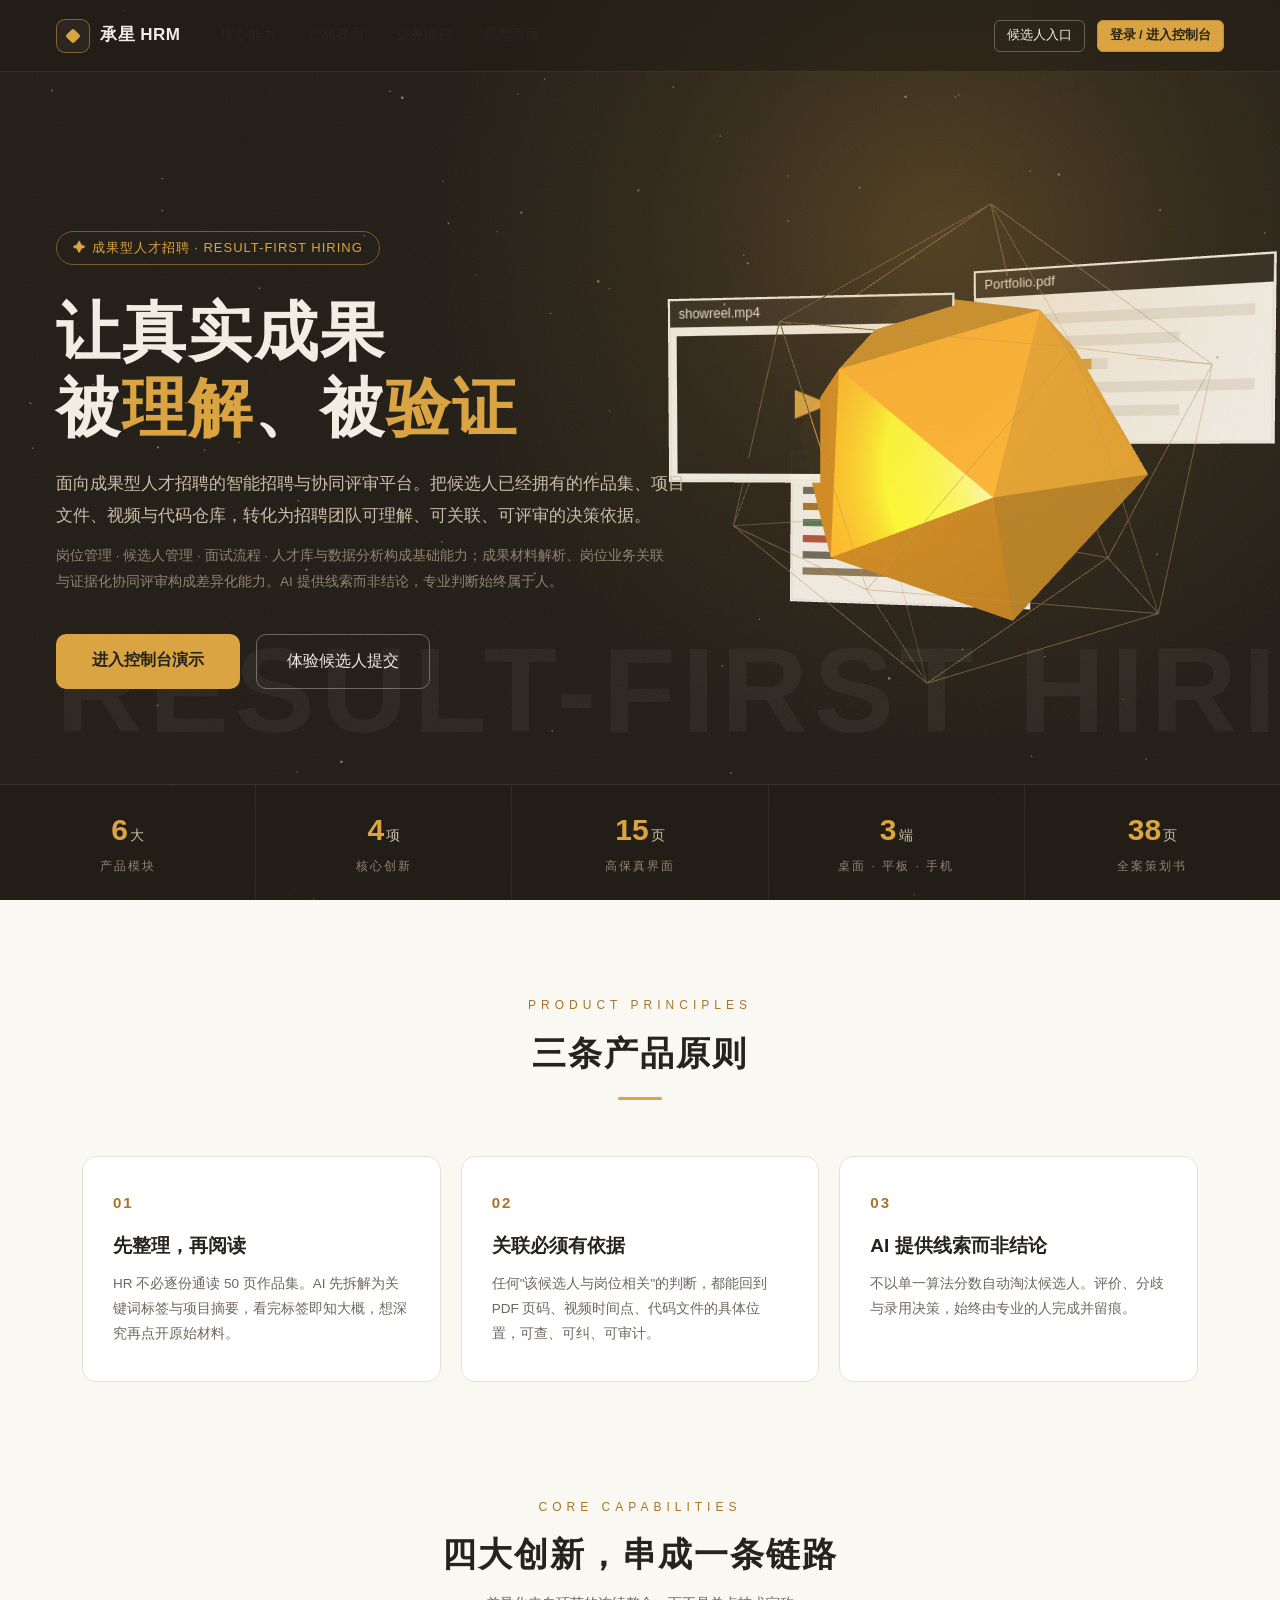
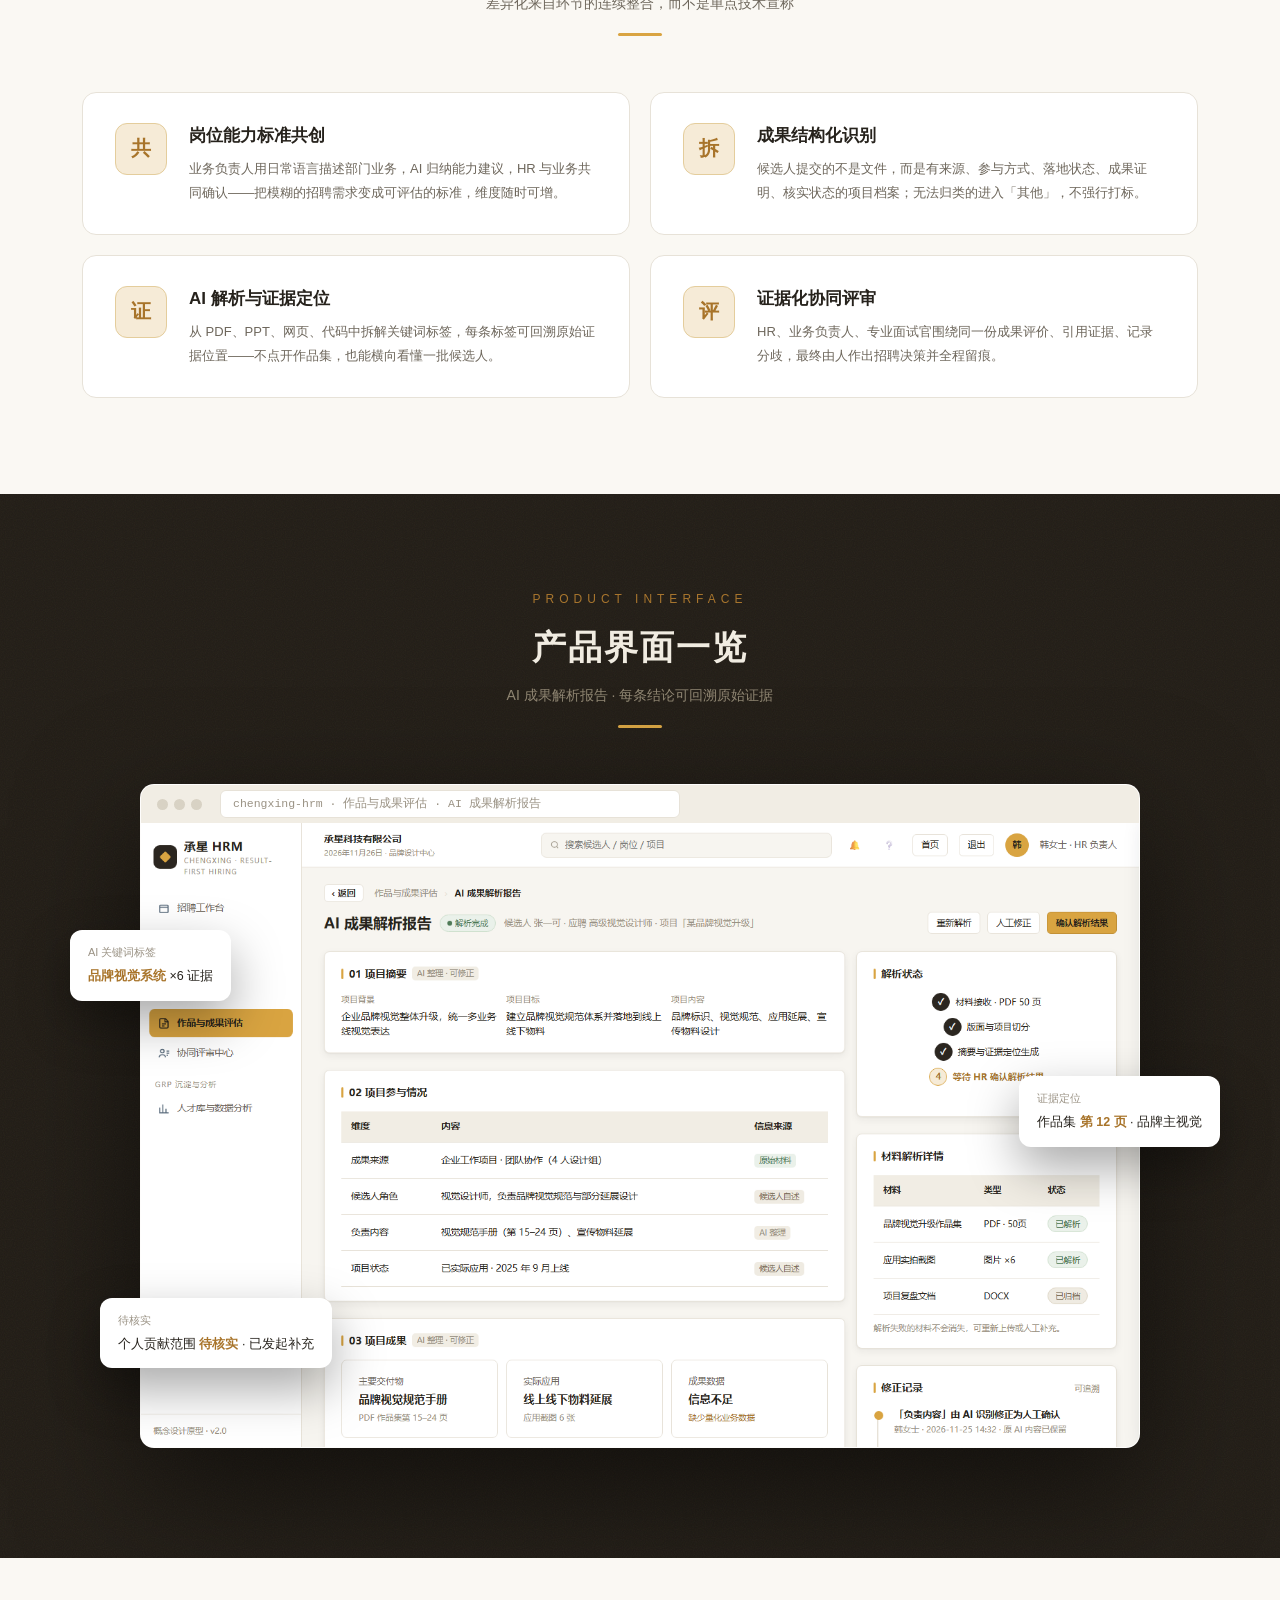
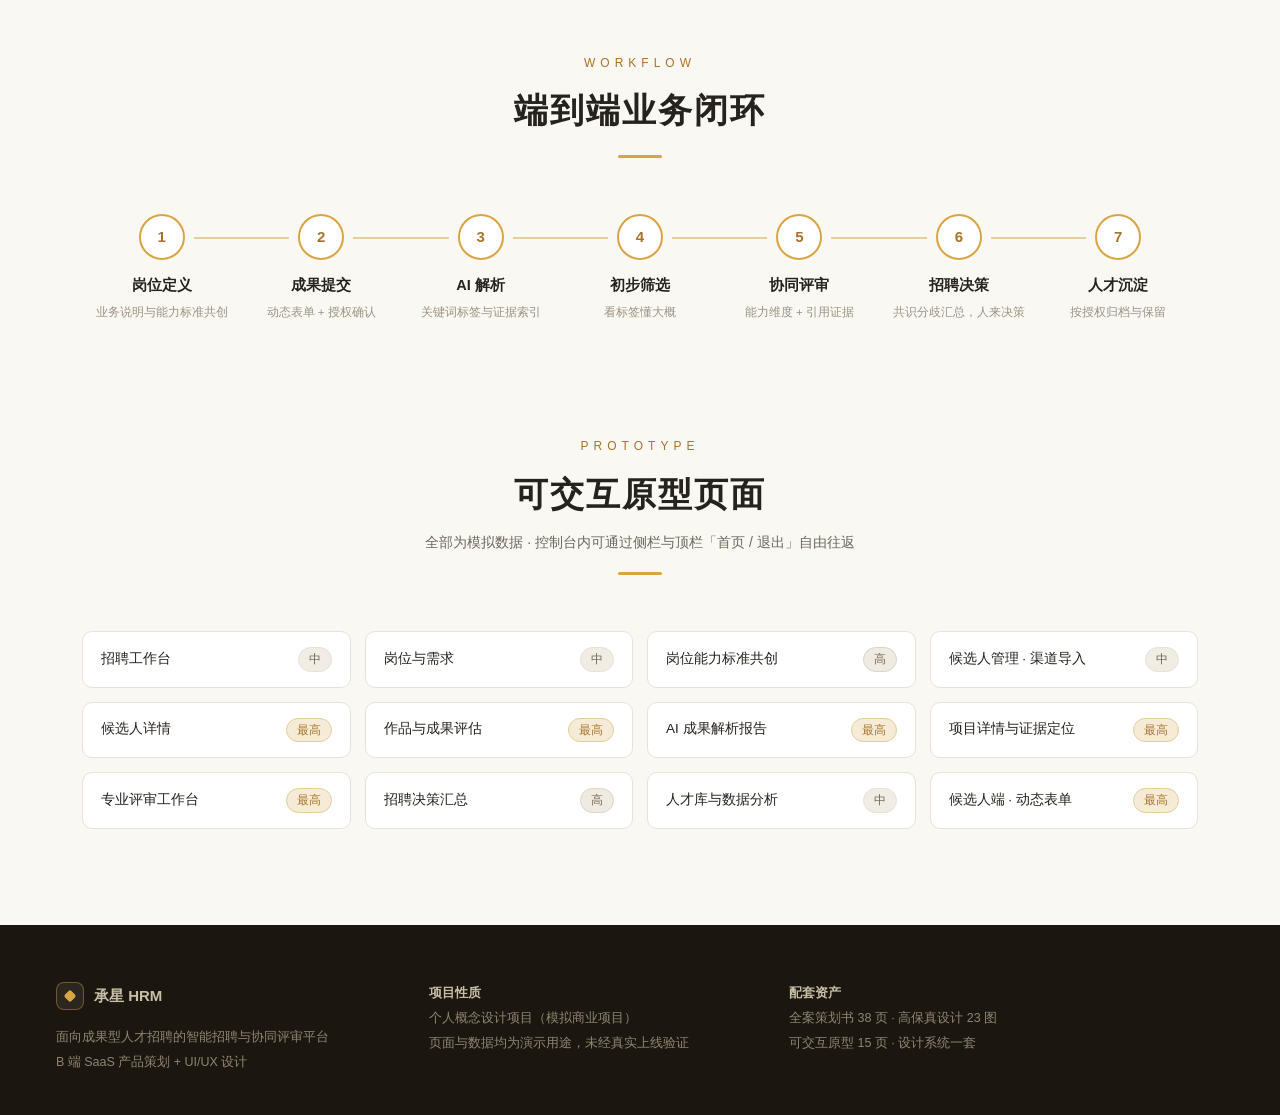
<file: index.html>
<!DOCTYPE html>
<html lang="zh-CN">
<head>
<meta charset="UTF-8"><title>承星 HRM · 面向成果型人才招聘的智能招聘与协同评审平台</title>
<meta name="viewport" content="width=device-width,initial-scale=1">
<link rel="stylesheet" href="assets/design.css">
<style>
body{background:#FAF8F3}
/* ===== 导航 ===== */
.g-nav{position:fixed;top:0;left:0;right:0;height:72px;display:flex;align-items:center;padding:0 56px;gap:40px;z-index:90;background:rgba(33,28,21,.55);backdrop-filter:blur(14px);border-bottom:1px solid rgba(242,237,226,.08)}
.g-logo{display:flex;align-items:center;gap:10px}
.g-logo .logo-mark{width:34px;height:34px;border-radius:9px;background:#2B2620;border:1px solid rgba(217,164,65,.5);position:relative}
.g-logo .logo-mark::after{content:"";position:absolute;left:50%;top:50%;width:11px;height:11px;transform:translate(-50%,-50%) rotate(45deg);background:var(--amber);border-radius:2px}
.g-logo b{font-size:17px;color:#F2EDE2;letter-spacing:.5px}
.g-links{display:flex;gap:32px;font-size:13.5px;color:rgba(242,237,226,.72)}
.g-links a:hover{color:var(--amber)}
.g-cta{margin-left:auto;display:flex;gap:12px;align-items:center}
.g-cta .btn-ghost{background:transparent;border-color:rgba(242,237,226,.3);color:#F2EDE2}
.g-cta .btn-ghost:hover{border-color:#F2EDE2;color:#F2EDE2}
/* ===== Hero ===== */
.hero{position:relative;min-height:100vh;display:flex;align-items:center;overflow:hidden;background:#211C15}
#heroCv{position:absolute;inset:0;width:100%;height:100%}
.hero .glow{position:absolute;width:1200px;height:1200px;right:-260px;top:-360px;background:radial-gradient(circle,rgba(217,164,65,.26) 0%,rgba(217,164,65,.08) 34%,transparent 62%);pointer-events:none}
.hero .grain{position:absolute;inset:0;background-image:url("data:image/svg+xml,%3Csvg xmlns='http://www.w3.org/2000/svg' width='140' height='140'%3E%3Cfilter id='n'%3E%3CfeTurbulence type='fractalNoise' baseFrequency='.9' numOctaves='2'/%3E%3C/filter%3E%3Crect width='140' height='140' filter='url(%23n)' opacity='.06'/%3E%3C/svg%3E");pointer-events:none}
.hero .ghost{position:absolute;left:56px;bottom:150px;font-size:120px;font-weight:800;color:rgba(242,237,226,.05);letter-spacing:6px;white-space:nowrap;pointer-events:none;line-height:1}
.hero-in{position:relative;z-index:2;padding:140px 56px 120px;max-width:760px}
.eyebrow{display:inline-flex;align-items:center;gap:8px;font-size:13px;color:var(--amber);border:1px solid rgba(217,164,65,.45);border-radius:999px;padding:6px 16px;margin-bottom:30px;letter-spacing:1px}
.hero h1{font-size:64px;line-height:1.18;font-weight:800;color:#F2EDE2;margin-bottom:22px;letter-spacing:2px}
.hero h1 em{font-style:normal;color:var(--amber)}
.hero .sub{font-size:17px;color:#C9BFA8;line-height:1.85;margin-bottom:12px;max-width:640px}
.hero .desc{font-size:13.5px;color:#8F8571;line-height:1.9;margin-bottom:40px;max-width:620px}
.hero .btns{display:flex;gap:16px}
.btn-hero{background:var(--amber);color:#26221C;font-weight:700;padding:14px 36px;border-radius:10px;font-size:16px}
.btn-hero:hover{background:var(--amber-hi);transform:translateY(-1px)}
.btn-line{border:1px solid rgba(242,237,226,.35);color:#F2EDE2;padding:14px 30px;border-radius:10px;font-size:16px}
.btn-line:hover{border-color:var(--amber);color:var(--amber)}
/* 数据带 */
.hero .strip{position:absolute;left:0;right:0;bottom:0;z-index:2;display:flex;border-top:1px solid rgba(242,237,226,.1);background:rgba(33,28,21,.5);backdrop-filter:blur(10px)}
.hero .strip .s{flex:1;padding:22px 0 24px;text-align:center;border-right:1px solid rgba(242,237,226,.07)}
.hero .strip .s:last-child{border-right:0}
.hero .strip b{font-size:30px;color:var(--amber);font-weight:800;font-variant-numeric:tabular-nums}
.hero .strip i{font-style:normal;font-size:14px;color:#C9BFA8;margin-left:2px}
.hero .strip span{display:block;font-size:12px;color:#8F8571;margin-top:4px;letter-spacing:2px}
/* ===== 章节通用 ===== */
.sec{max-width:1180px;margin:0 auto;padding:96px 32px}
.sec-h{text-align:center;margin-bottom:56px}
.sec-h .en{font-size:12px;letter-spacing:5px;color:var(--amber-deep);margin-bottom:12px}
.sec-h h2{font-size:34px;color:var(--deep);font-weight:800;letter-spacing:2px}
.sec-h p{font-size:14px;color:var(--gray);margin-top:12px}
.sec-h .line{width:44px;height:3px;background:var(--amber);margin:18px auto 0;border-radius:2px}
/* 理念 */
.vals3{display:grid;grid-template-columns:repeat(3,1fr);gap:20px}
.val3{background:#fff;border:1px solid var(--line);border-radius:14px;padding:34px 30px;transition:.2s}
.val3:hover{transform:translateY(-4px);box-shadow:0 16px 40px rgba(38,34,28,.08);border-color:var(--amber-line)}
.val3 .n{font-size:15px;color:var(--amber-deep);font-weight:800;letter-spacing:2px;margin-bottom:16px}
.val3 h3{font-size:19px;color:var(--deep);margin-bottom:12px}
.val3 p{font-size:13.5px;color:var(--gray);line-height:1.85}
/* 创新 2x2 */
.inno4{display:grid;grid-template-columns:1fr 1fr;gap:20px}
.inno{background:#fff;border:1px solid var(--line);border-radius:14px;padding:30px 32px;display:flex;gap:22px;transition:.2s}
.inno:hover{border-color:var(--amber);box-shadow:0 16px 40px rgba(38,34,28,.08)}
.inno .ic{width:52px;height:52px;border-radius:12px;background:var(--amber-bg);border:1px solid var(--amber-line);display:flex;align-items:center;justify-content:center;flex:none;font-size:20px;color:var(--amber-deep);font-weight:800}
.inno h3{font-size:17px;color:var(--deep);margin-bottom:8px}
.inno p{font-size:13px;color:var(--gray);line-height:1.8}
/* 界面主场（深色区） */
.stage{background:#211C15;position:relative;overflow:hidden}
.stage .grain{position:absolute;inset:0;background-image:url("data:image/svg+xml,%3Csvg xmlns='http://www.w3.org/2000/svg' width='140' height='140'%3E%3Cfilter id='n'%3E%3CfeTurbulence type='fractalNoise' baseFrequency='.9' numOctaves='2'/%3E%3C/filter%3E%3Crect width='140' height='140' filter='url(%23n)' opacity='.05'/%3E%3C/svg%3E")}
.stage .sec-h h2{color:#F2EDE2}
.stage .sec-h p{color:#8F8571}
.frame{max-width:1000px;margin:0 auto;position:relative}
.frame .win{background:#fff;border-radius:14px;box-shadow:0 40px 120px rgba(0,0,0,.5);overflow:hidden;border:1px solid rgba(242,237,226,.12)}
.frame .bar{height:38px;background:#F1EDE4;display:flex;align-items:center;gap:6px;padding:0 16px}
.frame .bar i{width:11px;height:11px;border-radius:50%;background:#D8D2C4}
.frame .bar .url{margin-left:12px;flex:1;max-width:460px;background:#fff;border:1px solid var(--line);border-radius:6px;font-size:11.5px;color:var(--gray-l);padding:4px 12px;font-family:Consolas,monospace}
.frame img{width:100%;display:block}
.float{position:absolute;background:#fff;border-radius:12px;box-shadow:0 20px 50px rgba(0,0,0,.35);padding:14px 18px;font-size:12.5px;color:var(--deep);animation:float 5s ease-in-out infinite}
.float .t{font-size:11px;color:var(--gray-l);margin-bottom:6px}
.float.f1{left:-70px;top:22%;animation-delay:.4s}
.float.f2{right:-80px;top:44%;animation-delay:1.6s}
.float.f3{left:-40px;bottom:12%;animation-delay:2.6s}
.float b{color:var(--amber-deep)}
@keyframes float{0%,100%{transform:translateY(0)}50%{transform:translateY(-10px)}}
/* 流程 */
.chain{display:flex;align-items:flex-start}
.chain .c{flex:1;text-align:center;position:relative;padding:0 4px}
.chain .c .n{width:46px;height:46px;border-radius:50%;background:#fff;border:2px solid var(--amber);color:var(--amber-deep);font-weight:800;display:flex;align-items:center;justify-content:center;margin:0 auto 14px;font-size:15px;position:relative;z-index:1}
.chain .c b{font-size:14.5px;color:var(--deep);display:block;margin-bottom:6px}
.chain .c span{font-size:11.5px;color:var(--gray-l);line-height:1.6;display:block}
.chain .c::after{content:"";position:absolute;top:23px;left:calc(50% + 32px);width:calc(100% - 64px);height:2px;background:var(--amber-line)}
.chain .c:last-child::after{display:none}
/* 页面入口 */
.pages{display:grid;grid-template-columns:repeat(4,1fr);gap:14px}
.pg{display:flex;align-items:center;gap:10px;border:1px solid var(--line);border-radius:10px;padding:15px 18px;background:#fff;font-size:13.5px;color:var(--deep);transition:.15s}
.pg:hover{border-color:var(--amber);box-shadow:0 8px 24px rgba(38,34,28,.07);transform:translateY(-2px)}
.pg .tag{margin-left:auto}
/* 页脚 */
.g-foot{background:#1B1710;color:#8F8571;padding:56px 56px 40px;font-size:12.5px;line-height:2}
.g-foot b{color:#C9BFA8}
.g-foot .cols{display:flex;gap:100px;max-width:1180px;margin:0 auto}
.g-foot .mark{display:flex;align-items:center;gap:10px;margin-bottom:14px}
.g-foot .mark .logo-mark{width:28px;height:28px;border-radius:8px;background:#2B2620;border:1px solid rgba(217,164,65,.4);position:relative}
.g-foot .mark .logo-mark::after{content:"";position:absolute;left:50%;top:50%;width:9px;height:9px;transform:translate(-50%,-50%) rotate(45deg);background:var(--amber);border-radius:2px}
@media (max-width:960px){.hero h1{font-size:40px}.hero .ghost{display:none}.vals3,.inno4,.pages{grid-template-columns:1fr 1fr}.chain{flex-wrap:wrap;gap:18px}.chain .c::after{display:none}.g-links{display:none}.float{display:none}}
</style>
</head>
<body>

<nav class="g-nav">
  <div class="g-logo"><div class="logo-mark"></div><b>承星 HRM</b></div>
  <div class="g-links">
    <a href="#inno">核心能力</a><a href="#stage">产品界面</a><a href="#flow">业务流程</a><a href="#pages">原型页面</a>
  </div>
  <div class="g-cta">
    <a class="btn btn-ghost btn-sm" href="candidate-submit.html">候选人入口</a>
    <a class="btn btn-pri btn-sm" href="login.html">登录 / 进入控制台</a>
  </div>
</nav>

<section class="hero">
  <canvas id="heroCv"></canvas>
  <div class="glow"></div><div class="grain"></div>
  <div class="ghost">RESULT-FIRST HIRING</div>
  <div class="hero-in">
    <div class="eyebrow">✦ 成果型人才招聘 · RESULT-FIRST HIRING</div>
    <h1>让真实成果<br>被<em>理解</em>、被<em>验证</em></h1>
    <p class="sub">面向成果型人才招聘的智能招聘与协同评审平台。把候选人已经拥有的作品集、项目文件、视频与代码仓库，转化为招聘团队可理解、可关联、可评审的决策依据。</p>
    <p class="desc">岗位管理 · 候选人管理 · 面试流程 · 人才库与数据分析构成基础能力；成果材料解析、岗位业务关联与证据化协同评审构成差异化能力。AI 提供线索而非结论，专业判断始终属于人。</p>
    <div class="btns">
      <a class="btn-hero" href="login.html">进入控制台演示</a>
      <a class="btn-line" href="candidate-submit.html">体验候选人提交</a>
    </div>
  </div>
  <div class="strip">
    <div class="s"><b>6</b><i>大</i><span>产品模块</span></div>
    <div class="s"><b>4</b><i>项</i><span>核心创新</span></div>
    <div class="s"><b>15</b><i>页</i><span>高保真界面</span></div>
    <div class="s"><b>3</b><i>端</i><span>桌面 · 平板 · 手机</span></div>
    <div class="s"><b>38</b><i>页</i><span>全案策划书</span></div>
  </div>
</section>

<section class="sec reveal" id="value">
  <div class="sec-h"><div class="en">PRODUCT PRINCIPLES</div><h2>三条产品原则</h2><div class="line"></div></div>
  <div class="vals3">
    <div class="val3"><div class="n">01</div><h3>先整理，再阅读</h3><p>HR 不必逐份通读 50 页作品集。AI 先拆解为关键词标签与项目摘要，看完标签即知大概，想深究再点开原始材料。</p></div>
    <div class="val3"><div class="n">02</div><h3>关联必须有依据</h3><p>任何"该候选人与岗位相关"的判断，都能回到 PDF 页码、视频时间点、代码文件的具体位置，可查、可纠、可审计。</p></div>
    <div class="val3"><div class="n">03</div><h3>AI 提供线索而非结论</h3><p>不以单一算法分数自动淘汰候选人。评价、分歧与录用决策，始终由专业的人完成并留痕。</p></div>
  </div>
</section>

<section class="sec reveal" id="inno" style="padding-top:20px">
  <div class="sec-h"><div class="en">CORE CAPABILITIES</div><h2>四大创新，串成一条链路</h2><p>差异化来自环节的连续整合，而不是单点技术宣称</p><div class="line"></div></div>
  <div class="inno4">
    <div class="inno"><div class="ic">共</div><div><h3>岗位能力标准共创</h3><p>业务负责人用日常语言描述部门业务，AI 归纳能力建议，HR 与业务共同确认——把模糊的招聘需求变成可评估的标准，维度随时可增。</p></div></div>
    <div class="inno"><div class="ic">拆</div><div><h3>成果结构化识别</h3><p>候选人提交的不是文件，而是有来源、参与方式、落地状态、成果证明、核实状态的项目档案；无法归类的进入「其他」，不强行打标。</p></div></div>
    <div class="inno"><div class="ic">证</div><div><h3>AI 解析与证据定位</h3><p>从 PDF、PPT、网页、代码中拆解关键词标签，每条标签可回溯原始证据位置——不点开作品集，也能横向看懂一批候选人。</p></div></div>
    <div class="inno"><div class="ic">评</div><div><h3>证据化协同评审</h3><p>HR、业务负责人、专业面试官围绕同一份成果评价、引用证据、记录分歧，最终由人作出招聘决策并全程留痕。</p></div></div>
  </div>
</section>

<section class="stage" id="stage">
  <div class="grain"></div>
  <div class="sec-h reveal" style="padding-top:96px"><div class="en">PRODUCT INTERFACE</div><h2>产品界面一览</h2><p>AI 成果解析报告 · 每条结论可回溯原始证据</p><div class="line"></div></div>
  <div style="position:relative;padding-bottom:110px">
    <div class="frame reveal">
      <div class="win"><div class="bar"><i></i><i></i><i></i><div class="url">chengxing-hrm · 作品与成果评估 · AI 成果解析报告</div></div><img src="design-shot.png" alt="产品界面"></div>
      <div class="float f1"><div class="t">AI 关键词标签</div><b>品牌视觉系统</b> ×6 证据</div>
      <div class="float f2"><div class="t">证据定位</div>作品集 <b>第 12 页</b> · 品牌主视觉</div>
      <div class="float f3"><div class="t">待核实</div>个人贡献范围 <b>待核实</b> · 已发起补充</div>
    </div>
  </div>
</section>

<section class="sec reveal" id="flow">
  <div class="sec-h"><div class="en">WORKFLOW</div><h2>端到端业务闭环</h2><div class="line"></div></div>
  <div class="chain">
    <div class="c"><div class="n">1</div><b>岗位定义</b><span>业务说明与能力标准共创</span></div>
    <div class="c"><div class="n">2</div><b>成果提交</b><span>动态表单 + 授权确认</span></div>
    <div class="c"><div class="n">3</div><b>AI 解析</b><span>关键词标签与证据索引</span></div>
    <div class="c"><div class="n">4</div><b>初步筛选</b><span>看标签懂大概</span></div>
    <div class="c"><div class="n">5</div><b>协同评审</b><span>能力维度 + 引用证据</span></div>
    <div class="c"><div class="n">6</div><b>招聘决策</b><span>共识分歧汇总，人来决策</span></div>
    <div class="c"><div class="n">7</div><b>人才沉淀</b><span>按授权归档与保留</span></div>
  </div>
</section>

<section class="sec reveal" id="pages" style="padding-top:20px">
  <div class="sec-h"><div class="en">PROTOTYPE</div><h2>可交互原型页面</h2><p>全部为模拟数据 · 控制台内可通过侧栏与顶栏「首页 / 退出」自由往返</p><div class="line"></div></div>
  <div class="pages">
    <a class="pg" href="workbench.html">招聘工作台<span class="tag tag-gray">中</span></a>
    <a class="pg" href="jobs.html">岗位与需求<span class="tag tag-gray">中</span></a>
    <a class="pg" href="standard.html">岗位能力标准共创<span class="tag tag-info">高</span></a>
    <a class="pg" href="candidates.html">候选人管理 · 渠道导入<span class="tag tag-gray">中</span></a>
    <a class="pg" href="canddetail.html">候选人详情<span class="tag tag-amber">最高</span></a>
    <a class="pg" href="outcomes.html">作品与成果评估<span class="tag tag-amber">最高</span></a>
    <a class="pg" href="aireport.html">AI 成果解析报告<span class="tag tag-amber">最高</span></a>
    <a class="pg" href="evidence.html">项目详情与证据定位<span class="tag tag-amber">最高</span></a>
    <a class="pg" href="review.html">专业评审工作台<span class="tag tag-amber">最高</span></a>
    <a class="pg" href="decision.html">招聘决策汇总<span class="tag tag-info">高</span></a>
    <a class="pg" href="analytics.html">人才库与数据分析<span class="tag tag-gray">中</span></a>
    <a class="pg" href="candidate-submit.html">候选人端 · 动态表单<span class="tag tag-amber">最高</span></a>
  </div>
</section>

<footer class="g-foot">
  <div class="cols">
    <div><div class="mark"><div class="logo-mark"></div><b style="font-size:15px">承星 HRM</b></div>面向成果型人才招聘的智能招聘与协同评审平台<br>B 端 SaaS 产品策划 + UI/UX 设计</div>
    <div><b>项目性质</b><br>个人概念设计项目（模拟商业项目）<br>页面与数据均为演示用途，未经真实上线验证</div>
    <div><b>配套资产</b><br>全案策划书 38 页 · 高保真设计 23 图<br>可交互原型 15 页 · 设计系统一套</div>
  </div>
</footer>

<script src="assets/shell.js"></script>
<script src="assets/three.min.js"></script>
<script>
(function(){
  const cv=document.getElementById('heroCv'); if(!cv||!window.THREE) return;
  const fit=()=>cv.parentElement.getBoundingClientRect();
  const renderer=new THREE.WebGLRenderer({canvas:cv,alpha:true,antialias:true});
  renderer.setSize(fit().width,fit().height); renderer.setPixelRatio(Math.min(2,devicePixelRatio||1));
  const scene=new THREE.Scene();
  const cam=new THREE.PerspectiveCamera(46,fit().width/fit().height,0.1,120); cam.position.set(0,0,14);
  scene.add(new THREE.AmbientLight(0xE8DCC2,0.8));
  const dl=new THREE.DirectionalLight(0xFFF3DC,1.0); dl.position.set(5,7,9); scene.add(dl);
  const pl=new THREE.PointLight(0xD9A441,1.6,40); pl.position.set(-4,-3,6); scene.add(pl);
  const grp=new THREE.Group(); scene.add(grp); grp.position.x=4.2;
  const star=new THREE.Mesh(new THREE.IcosahedronGeometry(2.3,0),
    new THREE.MeshStandardMaterial({color:0xD9A441,flatShading:true,roughness:0.3,metalness:0.6,emissive:0x4a3208}));
  grp.add(star);
  const halo=new THREE.Mesh(new THREE.IcosahedronGeometry(3.2,0),
    new THREE.MeshBasicMaterial({color:0xB8935A,wireframe:true,transparent:true,opacity:0.28}));
  grp.add(halo);
  function cardTex(type){
    const c=document.createElement('canvas'); c.width=256; c.height=168; const x=c.getContext('2d');
    x.fillStyle='#F7F5F0'; x.fillRect(0,0,256,168); x.strokeStyle='#E7E2D8'; x.strokeRect(2,2,252,164);
    x.fillStyle='#2B2620'; x.fillRect(2,2,252,24); x.fillStyle='#F2EDE2'; x.font='12px sans-serif';
    if(type===0){ x.fillText('Portfolio.pdf',10,18); x.fillStyle='#E7E2D8';
      for(let i=0;i<5;i++) x.fillRect(16,44+i*22,224-(i%3)*60,10); x.fillStyle='#D9A441'; x.fillRect(16,44+44,90,10); }
    if(type===1){ x.fillText('showreel.mp4',10,18); x.fillStyle='#211D17'; x.fillRect(8,34,240,126);
      x.fillStyle='#D9A441'; x.beginPath(); x.moveTo(116,84); x.lineTo(148,97); x.lineTo(116,110); x.fill(); }
    if(type===2){ x.fillText('repo · main.js',10,18); x.font='11px monospace';
      const cols=['#6E675C','#A8742A','#4E7A57','#B4503C','#6E675C','#8A7A5C'];
      for(let i=0;i<6;i++){ x.fillStyle=cols[i]; x.fillRect(14,40+i*18,120+((i*53)%110),8); } }
    return new THREE.CanvasTexture(c);
  }
  const cards=[];
  for(let i=0;i<3;i++){
    const m=new THREE.Mesh(new THREE.PlaneGeometry(3.7,2.45),
      new THREE.MeshBasicMaterial({map:cardTex(i),transparent:true,opacity:0.97,side:THREE.DoubleSide}));
    m.userData={a:i*2.1,rad:2.4,sp:0.09+i*0.022}; grp.add(m); cards.push(m);
  }
  const pg=new THREE.BufferGeometry(); const N=260; const pos=new Float32Array(N*3);
  for(let i=0;i<N;i++){ pos[i*3]=(Math.random()-0.5)*34; pos[i*3+1]=(Math.random()-0.5)*18; pos[i*3+2]=(Math.random()-0.5)*14-3; }
  pg.setAttribute('position',new THREE.BufferAttribute(pos,3));
  scene.add(new THREE.Points(pg,new THREE.PointsMaterial({color:0xB8A87E,size:0.06,transparent:true,opacity:0.65})));
  let mx=0,my=0; addEventListener('mousemove',e=>{ mx=e.clientX/innerWidth-0.5; my=e.clientY/innerHeight-0.5; });
  addEventListener('resize',()=>{ renderer.setSize(fit().width,fit().height); cam.aspect=fit().width/fit().height; cam.updateProjectionMatrix(); });
  (function loop(t){
    requestAnimationFrame(loop); const s=(t||0)*0.001;
    star.rotation.y=s*0.5; star.rotation.x=Math.sin(s*0.3)*0.25; halo.rotation.y=-s*0.22; halo.rotation.z=s*0.1;
    cards.forEach(c=>{ const a=c.userData.a+s*c.userData.sp;
      c.position.set(Math.cos(a)*c.userData.rad, Math.sin(a*0.7+s*0.2)*1.5, Math.sin(a)*c.userData.rad*0.8-1);
      c.lookAt(cam.position); });
    cam.position.x+=(mx*2.2-cam.position.x)*0.04; cam.position.y+=(-my*1.4-cam.position.y)*0.04;
    cam.lookAt(0,0,0); renderer.render(scene,cam);
  })(0);
})();
</script>
</body>
</html>
</file>
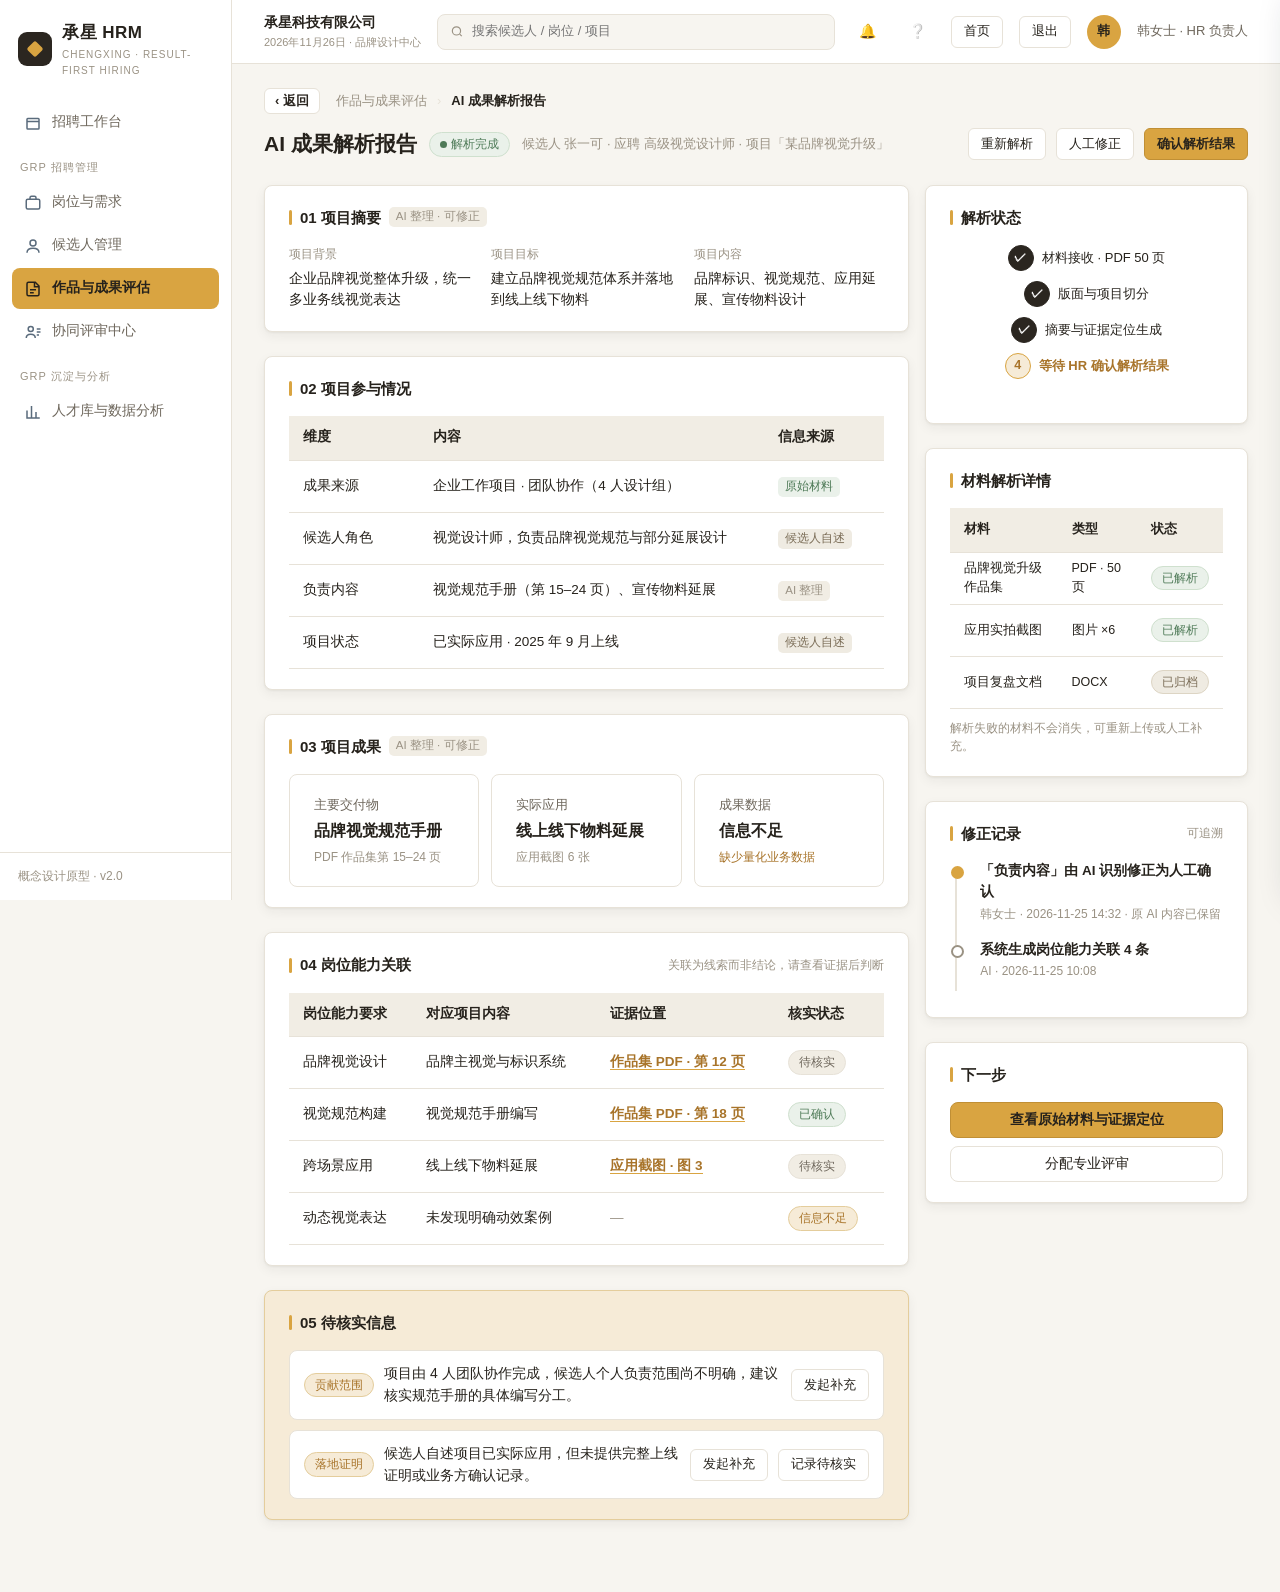
<file: aireport.html>
<!DOCTYPE html>
<html lang="zh-CN">
<head>
<meta charset="UTF-8"><title>AI 成果解析报告 · 承星 HRM</title>
<meta name="viewport" content="width=device-width,initial-scale=1">
<link rel="stylesheet" href="assets/design.css">
</head>
<body data-page="aireport">
<div class="app"><div class="main"><div class="wrap">

<div class="crumb" data-crumb></div>
<div class="page-h">
  <h1>AI 成果解析报告</h1>
  <span class="tag tag-green"><span class="dot" style="background:var(--green)"></span>解析完成</span>
  <div class="sub">候选人 张一可 · 应聘 高级视觉设计师 · 项目「某品牌视觉升级」</div>
  <div class="right">
    <button class="btn btn-ghost btn-sm" onclick="CX.toast('已重新发起解析，预计 3 分钟')">重新解析</button>
    <button class="btn btn-ghost btn-sm" onclick="CX.openDrawer('fixDrawer')">人工修正</button>
    <button class="btn btn-pri btn-sm" onclick="CX.toast('解析结果已确认，进入评审环节')">确认解析结果</button>
  </div>
</div>

<div class="grid g-21">
  <div>
    <div class="card">
      <div class="card-h"><h3>01 项目摘要</h3><span class="note-ai">AI 整理 · 可修正</span></div>
      <div class="grid g3" style="gap:12px">
        <div><div style="font-size:12px;color:var(--gray-l)">项目背景</div><div style="margin-top:4px">企业品牌视觉整体升级，统一多业务线视觉表达</div></div>
        <div><div style="font-size:12px;color:var(--gray-l)">项目目标</div><div style="margin-top:4px">建立品牌视觉规范体系并落地到线上线下物料</div></div>
        <div><div style="font-size:12px;color:var(--gray-l)">项目内容</div><div style="margin-top:4px">品牌标识、视觉规范、应用延展、宣传物料设计</div></div>
      </div>
    </div>

    <div class="card">
      <div class="card-h"><h3>02 项目参与情况</h3></div>
      <table class="tb">
        <tr><th style="width:130px">维度</th><th>内容</th><th style="width:120px">信息来源</th></tr>
        <tr><td>成果来源</td><td>企业工作项目 · 团队协作（4 人设计组）</td><td><span class="note-ai note-src">原始材料</span></td></tr>
        <tr><td>候选人角色</td><td>视觉设计师，负责品牌视觉规范与部分延展设计</td><td><span class="note-ai note-self">候选人自述</span></td></tr>
        <tr><td>负责内容</td><td>视觉规范手册（第 15–24 页）、宣传物料延展</td><td><span class="note-ai">AI 整理</span></td></tr>
        <tr><td>项目状态</td><td>已实际应用 · 2025 年 9 月上线</td><td><span class="note-ai note-self">候选人自述</span></td></tr>
      </table>
    </div>

    <div class="card">
      <div class="card-h"><h3>03 项目成果</h3><span class="note-ai">AI 整理 · 可修正</span></div>
      <div class="grid g3" style="gap:12px">
        <div class="stat" style="box-shadow:none"><div class="k">主要交付物</div><div class="v" style="font-size:16px;margin-top:4px">品牌视觉规范手册</div><div class="d">PDF 作品集第 15–24 页</div></div>
        <div class="stat" style="box-shadow:none"><div class="k">实际应用</div><div class="v" style="font-size:16px;margin-top:4px">线上线下物料延展</div><div class="d">应用截图 6 张</div></div>
        <div class="stat" style="box-shadow:none"><div class="k">成果数据</div><div class="v" style="font-size:16px;margin-top:4px">信息不足</div><div class="d" style="color:var(--amber-deep)">缺少量化业务数据</div></div>
      </div>
    </div>

    <div class="card">
      <div class="card-h"><h3>04 岗位能力关联</h3><span class="more">关联为线索而非结论，请查看证据后判断</span></div>
      <table class="tb">
        <tr><th>岗位能力要求</th><th>对应项目内容</th><th>证据位置</th><th style="width:110px">核实状态</th></tr>
        <tr><td>品牌视觉设计</td><td>品牌主视觉与标识系统</td><td><span class="ev-link" onclick="CX.hl(12)">作品集 PDF · 第 12 页</span></td><td><span class="tag tag-gray">待核实</span></td></tr>
        <tr><td>视觉规范构建</td><td>视觉规范手册编写</td><td><span class="ev-link" onclick="CX.hl(18)">作品集 PDF · 第 18 页</span></td><td><span class="tag tag-green">已确认</span></td></tr>
        <tr><td>跨场景应用</td><td>线上线下物料延展</td><td><span class="ev-link" onclick="CX.hl(22)">应用截图 · 图 3</span></td><td><span class="tag tag-gray">待核实</span></td></tr>
        <tr><td>动态视觉表达</td><td>未发现明确动效案例</td><td><span style="color:var(--gray-l)">—</span></td><td><span class="tag tag-amber">信息不足</span></td></tr>
      </table>
    </div>

    <div class="card" style="border-color:#E4CD9C;background:var(--amber-bg)">
      <div class="card-h"><h3>05 待核实信息</h3></div>
      <div style="display:flex;flex-direction:column;gap:10px">
        <div style="display:flex;gap:10px;align-items:center;background:var(--white);border:1px solid var(--line);border-radius:8px;padding:12px 14px">
          <span class="tag tag-amber">贡献范围</span>
          <div style="flex:1">项目由 4 人团队协作完成，候选人个人负责范围尚不明确，建议核实规范手册的具体编写分工。</div>
          <button class="btn btn-ghost btn-sm" onclick="CX.toast('补充请求已发送至候选人端')">发起补充</button>
        </div>
        <div style="display:flex;gap:10px;align-items:center;background:var(--white);border:1px solid var(--line);border-radius:8px;padding:12px 14px">
          <span class="tag tag-amber">落地证明</span>
          <div style="flex:1">候选人自述项目已实际应用，但未提供完整上线证明或业务方确认记录。</div>
          <button class="btn btn-ghost btn-sm" onclick="CX.toast('补充请求已发送至候选人端')">发起补充</button>
          <button class="btn btn-ghost btn-sm" onclick="CX.toast('已记录待核实事项')">记录待核实</button>
        </div>
      </div>
    </div>
  </div>

  <div>
    <div class="card">
      <div class="card-h"><h3>解析状态</h3></div>
      <div class="steps" style="flex-direction:column;gap:10px">
        <div class="step done" style="flex:none"><span class="n">✓</span><span class="t">材料接收 · PDF 50 页</span></div>
        <div class="step done" style="flex:none"><span class="n">✓</span><span class="t">版面与项目切分</span></div>
        <div class="step done" style="flex:none"><span class="n">✓</span><span class="t">摘要与证据定位生成</span></div>
        <div class="step cur" style="flex:none"><span class="n">4</span><span class="t">等待 HR 确认解析结果</span></div>
      </div>
    </div>

    <div class="card">
      <div class="card-h"><h3>材料解析详情</h3></div>
      <table class="tb" style="font-size:12.5px">
        <tr><th>材料</th><th>类型</th><th>状态</th></tr>
        <tr><td>品牌视觉升级作品集</td><td>PDF · 50页</td><td><span class="tag tag-green">已解析</span></td></tr>
        <tr><td>应用实拍截图</td><td>图片 ×6</td><td><span class="tag tag-green">已解析</span></td></tr>
        <tr><td>项目复盘文档</td><td>DOCX</td><td><span class="tag tag-info">已归档</span></td></tr>
      </table>
      <div style="font-size:12px;color:var(--gray-l);margin-top:10px">解析失败的材料不会消失，可重新上传或人工补充。</div>
    </div>

    <div class="card">
      <div class="card-h"><h3>修正记录</h3><span class="more">可追溯</span></div>
      <div class="tl">
        <div class="ev on"><div class="h">「负责内容」由 AI 识别修正为人工确认</div><div class="m">韩女士 · 2026-11-25 14:32 · 原 AI 内容已保留</div></div>
        <div class="ev"><div class="h">系统生成岗位能力关联 4 条</div><div class="m">AI · 2026-11-25 10:08</div></div>
      </div>
    </div>

    <div class="card">
      <div class="card-h"><h3>下一步</h3></div>
      <div style="display:flex;flex-direction:column;gap:8px">
        <a class="btn btn-pri" style="justify-content:center" href="evidence.html">查看原始材料与证据定位</a>
        <a class="btn btn-ghost" style="justify-content:center" href="review.html">分配专业评审</a>
      </div>
    </div>
  </div>
</div>

<div class="drawer" id="fixDrawer">
  <div class="hd"><h3>人工修正 · 项目参与情况</h3><span class="x" onclick="CX.closeDrawer('fixDrawer')">✕</span></div>
  <div class="bd">
    <div class="field"><label>AI 识别内容（保留存档）</label><div class="in" style="background:var(--line-2);color:var(--gray)">候选人负责品牌视觉设计。</div></div>
    <div class="field"><label>修正为</label><textarea>候选人参与品牌视觉升级，主要负责宣传物料和部分视觉延展（规范手册第 15–24 页）。</textarea></div>
    <div style="font-size:12px;color:var(--gray-l)">保存后将记录修改人与修改时间，原 AI 内容保留可查。</div>
  </div>
  <div class="ft"><button class="btn btn-ghost" onclick="CX.closeDrawer('fixDrawer')">取消</button><button class="btn btn-pri" onclick="CX.closeDrawer('fixDrawer');CX.toast('修正已保存并留痕')">保存修改</button></div>
</div>

</div></div></div>
<script src="assets/shell.js"></script>
</body>
</html>
</file>
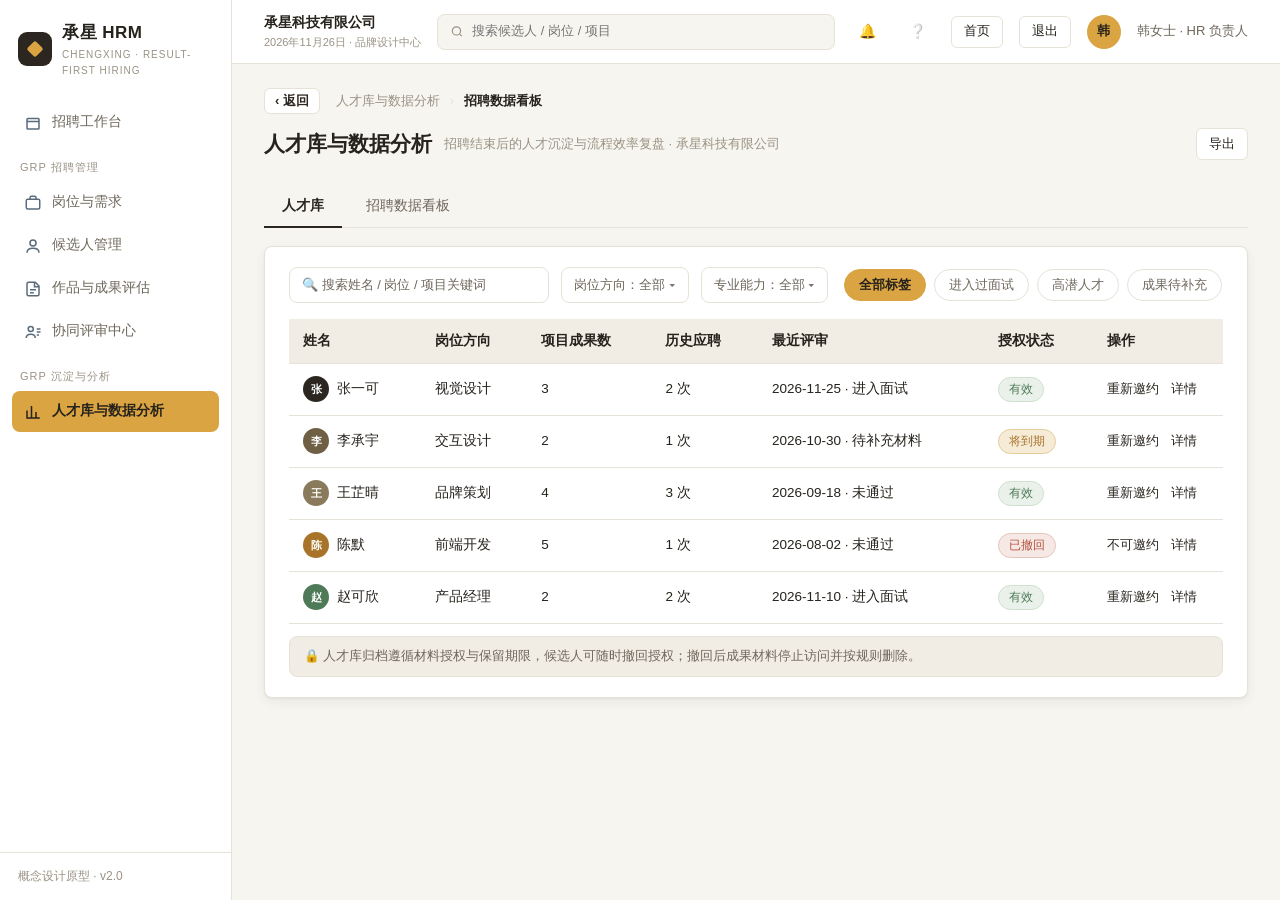
<file: analytics.html>
<!DOCTYPE html>
<html lang="zh-CN">
<head>
<meta charset="UTF-8"><title>人才库与数据分析 · 承星 HRM</title>
<meta name="viewport" content="width=device-width,initial-scale=1">
<link rel="stylesheet" href="assets/design.css">
<style>
/* ===== 页面内补充：tabs / 漏斗条形 ===== */
.tabs{display:flex;gap:6px;border-bottom:1px solid var(--line);margin-bottom:18px}
.tab-btn{padding:10px 18px;font-size:14px;color:var(--gray);cursor:pointer;border-bottom:2px solid transparent;margin-bottom:-1px;user-select:none}
.tab-btn:hover{color:var(--deep)}
.tab-btn.on{color:var(--ink);border-bottom-color:var(--ink);font-weight:700}
.frow{display:flex;align-items:center;gap:12px;margin-bottom:12px}
.frow:last-child{margin-bottom:0}
.fl{width:64px;font-size:13px;color:var(--gray);text-align:right;flex:none}
.ftrack{flex:1;background:var(--line-2);border-radius:6px;height:26px;overflow:hidden}
.fbar{height:26px;border-radius:6px;min-width:14px}
.fv{width:36px;font-weight:700;font-variant-numeric:tabular-nums;color:var(--deep);flex:none}
.fc{width:88px;font-size:12px;color:var(--gray-l);flex:none}
.notice{display:flex;gap:8px;align-items:center;background:var(--line-2);border:1px solid var(--line);border-radius:8px;padding:10px 14px;font-size:12.5px;color:var(--gray);margin-top:12px}
</style>
</head>
<body data-page="analytics">
<div class="app"><div class="main"><div class="wrap">

<div class="crumb" data-crumb></div>
<div class="page-h">
  <h1>人才库与数据分析</h1>
  <div class="sub">招聘结束后的人才沉淀与流程效率复盘 · 承星科技有限公司</div>
  <div class="right">
    <button class="btn btn-ghost btn-sm" onclick="CX.toast('已导出当前视图（原型演示）')">导出</button>
  </div>
</div>

<div class="tabs">
  <div class="tab-btn on" onclick="CX.tab(this,'pool')">人才库</div>
  <div class="tab-btn" onclick="CX.tab(this,'board')">招聘数据看板</div>
</div>

<!-- ===== Tab 1 · 人才库 ===== -->
<div data-tabpane="pool">
  <div class="card">
    <div class="filters">
      <div class="f-input" style="min-width:260px">🔍 搜索姓名 / 岗位 / 项目关键词</div>
      <div class="f-select">岗位方向：全部 ▾</div>
      <div class="f-select">专业能力：全部 ▾</div>
      <div style="display:flex;gap:8px;margin-left:4px" data-chipgroup>
        <span class="chip on" onclick="CX.chips(this)">全部标签</span>
        <span class="chip" onclick="CX.chips(this)">进入过面试</span>
        <span class="chip" onclick="CX.chips(this)">高潜人才</span>
        <span class="chip" onclick="CX.chips(this)">成果待补充</span>
      </div>
    </div>
    <table class="tb">
      <tr>
        <th>姓名</th><th>岗位方向</th><th class="num">项目成果数</th><th class="num">历史应聘</th>
        <th>最近评审</th><th>授权状态</th><th style="width:130px">操作</th>
      </tr>
      <tr>
        <td><span style="display:inline-flex;align-items:center;gap:8px"><span class="ava ava-s ava-1">张</span>张一可</span></td>
        <td>视觉设计</td><td class="num">3</td><td class="num">2 次</td>
        <td>2026-11-25 · 进入面试</td>
        <td><span class="tag tag-green">有效</span></td>
        <td class="ops"><a href="#" onclick="CX.toast('已向 张一可 发送重新邀约（原型演示）');return false">重新邀约</a><a href="canddetail.html">详情</a></td>
      </tr>
      <tr>
        <td><span style="display:inline-flex;align-items:center;gap:8px"><span class="ava ava-s ava-2">李</span>李承宇</span></td>
        <td>交互设计</td><td class="num">2</td><td class="num">1 次</td>
        <td>2026-10-30 · 待补充材料</td>
        <td><span class="tag tag-amber">将到期</span></td>
        <td class="ops"><a href="#" onclick="CX.toast('已向 李承宇 发送重新邀约（原型演示）');return false">重新邀约</a><a href="canddetail.html">详情</a></td>
      </tr>
      <tr>
        <td><span style="display:inline-flex;align-items:center;gap:8px"><span class="ava ava-s ava-3">王</span>王芷晴</span></td>
        <td>品牌策划</td><td class="num">4</td><td class="num">3 次</td>
        <td>2026-09-18 · 未通过</td>
        <td><span class="tag tag-green">有效</span></td>
        <td class="ops"><a href="#" onclick="CX.toast('已向 王芷晴 发送重新邀约（原型演示）');return false">重新邀约</a><a href="canddetail.html">详情</a></td>
      </tr>
      <tr>
        <td><span style="display:inline-flex;align-items:center;gap:8px"><span class="ava ava-s ava-4">陈</span>陈默</span></td>
        <td>前端开发</td><td class="num">5</td><td class="num">1 次</td>
        <td>2026-08-02 · 未通过</td>
        <td><span class="tag tag-red">已撤回</span></td>
        <td class="ops"><a href="#" onclick="CX.toast('该候选人已撤回授权，材料不可访问');return false">不可邀约</a><a href="canddetail.html">详情</a></td>
      </tr>
      <tr>
        <td><span style="display:inline-flex;align-items:center;gap:8px"><span class="ava ava-s ava-5">赵</span>赵可欣</span></td>
        <td>产品经理</td><td class="num">2</td><td class="num">2 次</td>
        <td>2026-11-10 · 进入面试</td>
        <td><span class="tag tag-green">有效</span></td>
        <td class="ops"><a href="#" onclick="CX.toast('已向 赵可欣 发送重新邀约（原型演示）');return false">重新邀约</a><a href="canddetail.html">详情</a></td>
      </tr>
    </table>
    <div class="notice">🔒 人才库归档遵循材料授权与保留期限，候选人可随时撤回授权；撤回后成果材料停止访问并按规则删除。</div>
  </div>
</div>

<!-- ===== Tab 2 · 招聘数据看板 ===== -->
<div data-tabpane="board" style="display:none">
  <div class="grid g4" style="margin-bottom:16px">
    <div class="stat"><div class="k">在招岗位</div><div class="v">4<small>个</small></div><div class="d">设计 2 · 产品 1 · 技术 1</div></div>
    <div class="stat"><div class="k">本月候选人</div><div class="v">75<small>人</small></div><div class="d">较上月 <span class="up">+12%</span></div></div>
    <div class="stat"><div class="k">平均招聘周期</div><div class="v">23<small>天</small></div><div class="d">投递 → offer 全链路</div></div>
    <div class="stat"><div class="k">评审按时完成率</div><div class="v">86<small>%</small></div><div class="d">按评审任务截止时间统计</div></div>
  </div>

  <div class="card">
    <div class="card-h"><h3>各阶段转化</h3><span class="more">近 30 天 · 高级视觉设计师岗位群</span></div>
    <div class="frow"><span class="fl">投递</span><div class="ftrack"><div class="fbar" style="width:100%;background:#2B2620"></div></div><span class="fv">75</span><span class="fc">—</span></div>
    <div class="frow"><span class="fl">初筛通过</span><div class="ftrack"><div class="fbar" style="width:43%;background:#4A4238"></div></div><span class="fv">32</span><span class="fc">转化 42.7%</span></div>
    <div class="frow"><span class="fl">进入评审</span><div class="ftrack"><div class="fbar" style="width:19%;background:#6E5F45"></div></div><span class="fv">14</span><span class="fc">转化 43.8%</span></div>
    <div class="frow"><span class="fl">进入面试</span><div class="ftrack"><div class="fbar" style="width:11%;background:#A8742A"></div></div><span class="fv">8</span><span class="fc">转化 57.1%</span></div>
    <div class="frow"><span class="fl">Offer</span><div class="ftrack"><div class="fbar" style="width:4%;background:#C9A25C"></div></div><span class="fv">3</span><span class="fc">转化 37.5%</span></div>
    <div class="notice">初筛→评审为主要流失段，多因成果材料缺少量化证据；建议前置提示候选人补充成果证明。</div>
  </div>

  <div class="card">
    <div class="card-h"><h3>来源渠道分布</h3><span class="more">本月 75 人 · 经数据导入模块自动归集</span></div>
    <div class="frow"><span class="fl">BOSS直聘</span><div class="ftrack"><div class="fbar" style="width:90%;background:#2B2620"></div></div><span class="fv">34</span><span class="fc">45%</span></div>
    <div class="frow"><span class="fl">智联招聘</span><div class="ftrack"><div class="fbar" style="width:42%;background:#4A4238"></div></div><span class="fv">16</span><span class="fc">21%</span></div>
    <div class="frow"><span class="fl">企业官网</span><div class="ftrack"><div class="fbar" style="width:29%;background:#6E5F45"></div></div><span class="fv">11</span><span class="fc">15%</span></div>
    <div class="frow"><span class="fl">内推</span><div class="ftrack"><div class="fbar" style="width:21%;background:#A8742A"></div></div><span class="fv">8</span><span class="fc">11% · 材料完整率最高</span></div>
    <div class="frow"><span class="fl">实习僧</span><div class="ftrack"><div class="fbar" style="width:11%;background:#C9A25C"></div></div><span class="fv">4</span><span class="fc">5%</span></div>
    <div class="frow"><span class="fl">Excel 批量</span><div class="ftrack"><div class="fbar" style="width:6%;background:#D9BC84"></div></div><span class="fv">2</span><span class="fc">历史数据</span></div>
    <div class="notice">各渠道简历与附件经「候选人管理 · 导入候选人」统一归集，同一手机号自动合并档案，成果附件直接进入 AI 解析队列。</div>
  </div>

  <div class="grid g2">
    <div class="card">
      <div class="card-h"><h3>成果材料分析</h3><span class="more">近 30 天</span></div>
      <table class="tb">
        <tr><th>指标</th><th style="width:90px">数值</th><th>说明</th></tr>
        <tr><td>材料提交率</td><td class="num"><b>92%</b></td><td>75 位候选人中 69 位提交项目成果</td></tr>
        <tr><td>AI 解析成功率</td><td class="num"><b>96%</b></td><td>6 份解析失败，可重新上传或人工补充</td></tr>
        <tr><td>待核实比例</td><td class="num"><b style="color:var(--amber-deep)">31%</b></td><td>贡献范围或落地证明缺少证据的材料占比</td></tr>
        <tr><td>平均补充时长</td><td class="num"><b>1.8 天</b></td><td>自发起补充请求至候选人回传</td></tr>
      </table>
    </div>
    <div class="card">
      <div class="card-h"><h3>指标说明</h3></div>
      <div style="font-size:12.5px;color:var(--gray);line-height:1.9">
        全部指标以近 6 个月真实招聘流程数据为<b style="color:var(--deep)">基线口径</b>，仅呈现现状与分布，<b style="color:var(--deep)">不预设虚构的提升比例</b>（如"效率提升 50%"）。<br>
        · 招聘周期 = 首次投递至 offer 发出的自然日；<br>
        · 转化率按上一阶段人数计算，样本 &lt; 10 的阶段不展示比率；<br>
        · 待核实比例 = 评审中标记"待核实"的证据条目 / 全部证据条目；<br>
        · 协作类指标（评审耗时、任务处理）在评审完成数 ≥ 20 后纳入看板。
      </div>
    </div>
  </div>
</div>

</div></div></div>
<script src="assets/shell.js"></script>
</body>
</html>
</file>
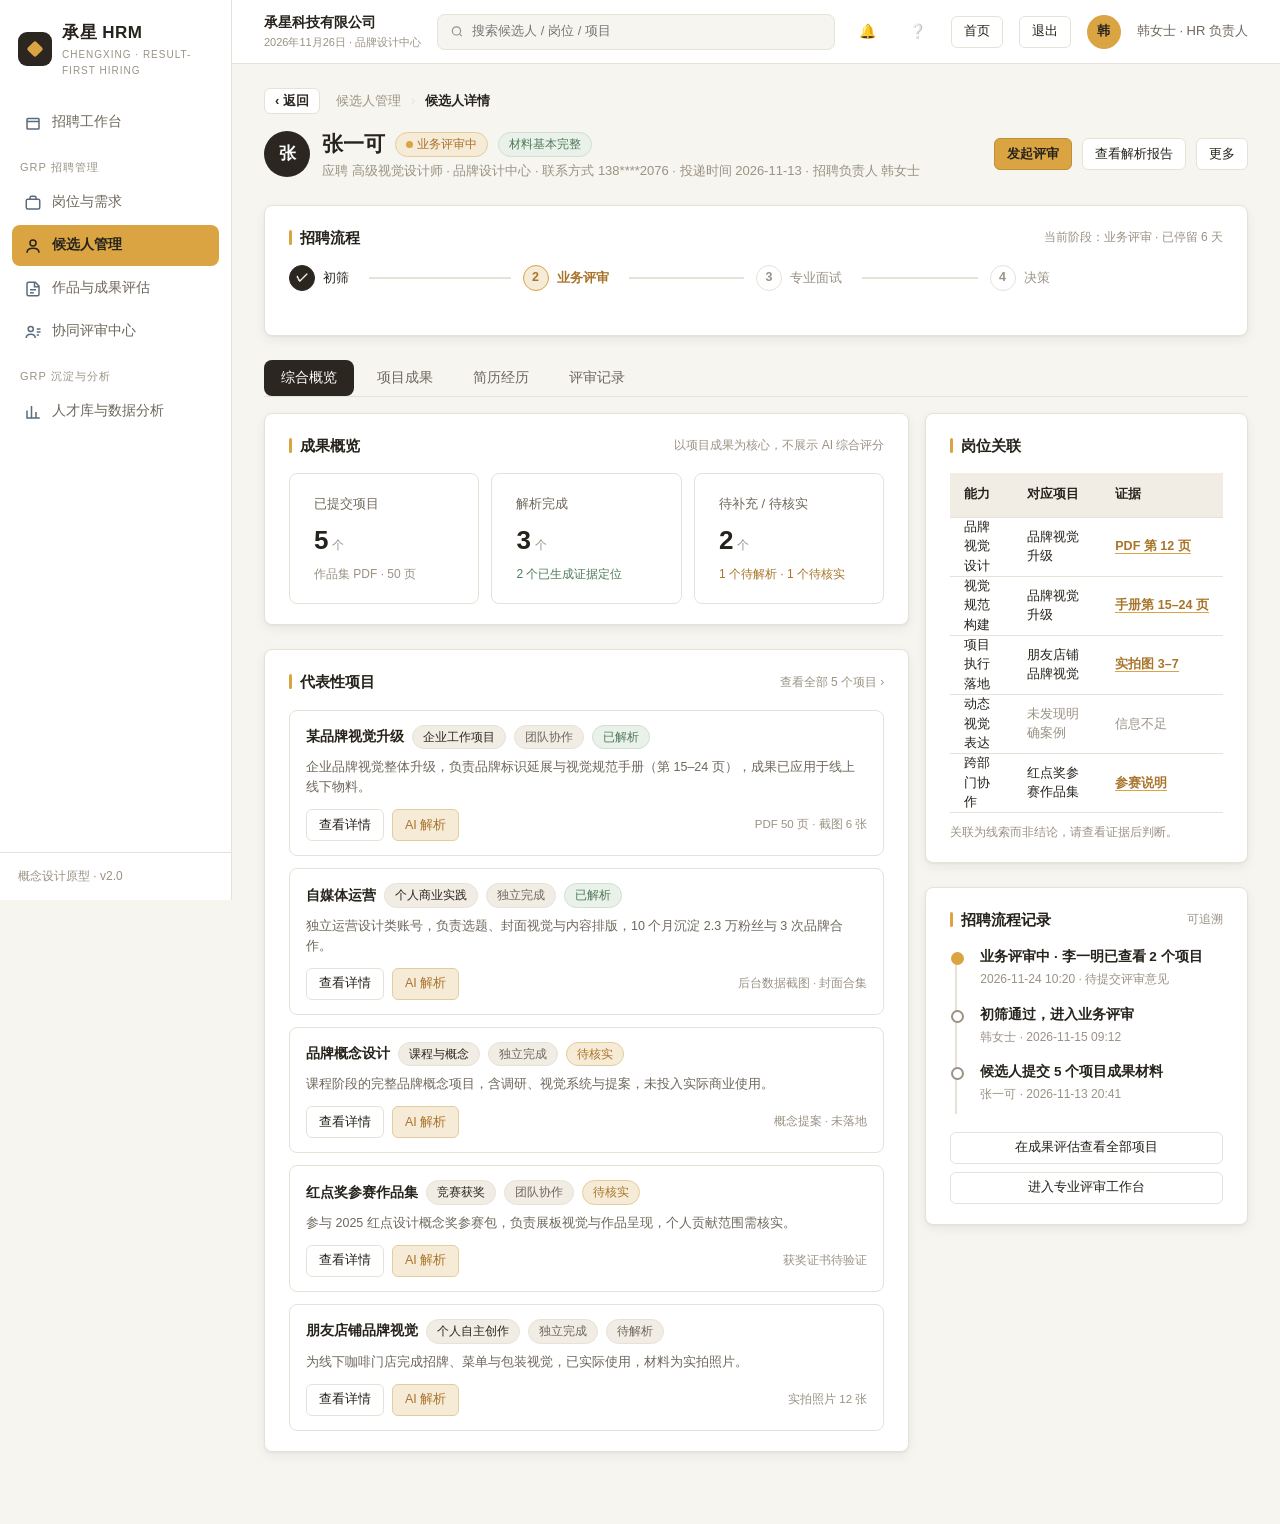
<file: canddetail.html>
<!DOCTYPE html>
<html lang="zh-CN">
<head>
<meta charset="UTF-8"><title>候选人详情 · 张一可 · 承星 HRM</title>
<meta name="viewport" content="width=device-width,initial-scale=1">
<link rel="stylesheet" href="assets/design.css">
<style>
/* 页面级补充样式（仅本页） */
.tabs{display:flex;gap:6px;border-bottom:1px solid var(--line);margin-bottom:16px}
.tab-btn{padding:8px 16px;border-radius:8px;cursor:pointer;font-size:13.5px;color:var(--gray);border:1px solid transparent;background:none;font-family:var(--font)}
.tab-btn:hover{color:var(--deep);background:var(--line-2)}
.tab-btn.on{background:var(--ink);color:#fff}
.pcard{border:1px solid var(--line);border-radius:var(--r-md);padding:14px 16px;background:var(--white);margin-bottom:12px}
.pcard:last-child{margin-bottom:0}
.pcard:hover{border-color:var(--ink)}
.pcard .pt{display:flex;align-items:center;gap:8px;flex-wrap:wrap}
.pcard .pt b{font-size:14px;color:var(--deep)}
.pcard .pd{font-size:12.5px;color:var(--gray);margin:8px 0 12px;line-height:1.6}
.pcard .pf{display:flex;gap:8px;align-items:center}
.pcard .pm{margin-left:auto;font-size:11.5px;color:var(--gray-l)}
.rev{border:1px solid var(--line);border-radius:var(--r-md);padding:14px 16px;margin-bottom:12px}
.rev:last-child{margin-bottom:0}
.rev .rh{display:flex;align-items:center;gap:10px;margin-bottom:8px}
.rev .rh b{font-size:13.5px;color:var(--deep)}
.rev .rh .rl{font-size:12px;color:var(--gray-l)}
.rev .rb{font-size:13px;color:var(--gray);line-height:1.7}
.rev .rc{margin-top:10px;padding-top:10px;border-top:1px dashed var(--line);font-size:12.5px;color:var(--gray-l);display:flex;gap:10px;align-items:center;flex-wrap:wrap}
.kv{display:grid;grid-template-columns:96px 1fr;gap:10px 14px;font-size:13.5px}
.kv .kk{color:var(--gray-l)}
</style>
</head>
<body data-page="canddetail">
<div class="app"><div class="main"><div class="wrap">

<div class="crumb" data-crumb></div>
<div class="page-h">
  <span class="ava ava-1" style="width:46px;height:46px;font-size:17px">张</span>
  <div>
    <div style="display:flex;align-items:center;gap:10px">
      <h1>张一可</h1>
      <span class="tag tag-amber"><span class="dot" style="background:var(--amber)"></span>业务评审中</span>
      <span class="tag tag-green">材料基本完整</span>
    </div>
    <div class="sub">应聘 高级视觉设计师 · 品牌设计中心 · 联系方式 138****2076 · 投递时间 2026-11-13 · 招聘负责人 韩女士</div>
  </div>
  <div class="right">
    <button class="btn btn-pri btn-sm" onclick="CX.toast('评审任务已分配至 李一明、陈建宏')">发起评审</button>
    <a class="btn btn-ghost btn-sm" href="aireport.html">查看解析报告</a>
    <button class="btn btn-ghost btn-sm" onclick="CX.toast('已发起补充材料请求：动效作品、落地证明')">更多</button>
  </div>
</div>

<div class="card">
  <div class="card-h"><h3>招聘流程</h3><span class="more">当前阶段：业务评审 · 已停留 6 天</span></div>
  <div class="steps">
    <div class="step done"><span class="n">✓</span><span class="t">初筛</span><span class="bar"></span></div>
    <div class="step cur"><span class="n">2</span><span class="t">业务评审</span><span class="bar"></span></div>
    <div class="step"><span class="n">3</span><span class="t">专业面试</span><span class="bar"></span></div>
    <div class="step"><span class="n">4</span><span class="t">决策</span></div>
  </div>
</div>

<div class="tabs">
  <button class="tab-btn on" onclick="CX.tab(this,'overview')">综合概览</button>
  <button class="tab-btn" onclick="CX.tab(this,'projects')">项目成果</button>
  <button class="tab-btn" onclick="CX.tab(this,'resume')">简历经历</button>
  <button class="tab-btn" onclick="CX.tab(this,'reviews')">评审记录</button>
</div>

<!-- ===== 综合概览 ===== -->
<div data-tabpane="overview">
  <div class="grid g-21">
    <div>
      <div class="card">
        <div class="card-h"><h3>成果概览</h3><span class="more">以项目成果为核心，不展示 AI 综合评分</span></div>
        <div class="grid g3" style="gap:12px">
          <div class="stat" style="box-shadow:none"><div class="k">已提交项目</div><div class="v">5<small>个</small></div><div class="d">作品集 PDF · 50 页</div></div>
          <div class="stat" style="box-shadow:none"><div class="k">解析完成</div><div class="v">3<small>个</small></div><div class="d"><span class="up">2 个已生成证据定位</span></div></div>
          <div class="stat" style="box-shadow:none"><div class="k">待补充 / 待核实</div><div class="v">2<small>个</small></div><div class="d" style="color:var(--amber-deep)">1 个待解析 · 1 个待核实</div></div>
        </div>
      </div>

      <div class="card">
        <div class="card-h"><h3>代表性项目</h3><span class="more" style="cursor:pointer" onclick="CX.tab(document.querySelectorAll('.tab-btn')[1],'projects')">查看全部 5 个项目 ›</span></div>

        <div class="pcard">
          <div class="pt"><b>某品牌视觉升级</b><span class="tag">企业工作项目</span><span class="tag tag-gray">团队协作</span><span class="tag tag-green">已解析</span></div>
          <div class="pd">企业品牌视觉整体升级，负责品牌标识延展与视觉规范手册（第 15–24 页），成果已应用于线上线下物料。</div>
          <div class="pf">
            <a class="btn btn-ghost btn-sm" href="evidence.html">查看详情</a>
            <a class="btn btn-amber btn-sm" href="aireport.html">AI 解析</a>
            <span class="pm">PDF 50 页 · 截图 6 张</span>
          </div>
        </div>

        <div class="pcard">
          <div class="pt"><b>自媒体运营</b><span class="tag">个人商业实践</span><span class="tag tag-gray">独立完成</span><span class="tag tag-green">已解析</span></div>
          <div class="pd">独立运营设计类账号，负责选题、封面视觉与内容排版，10 个月沉淀 2.3 万粉丝与 3 次品牌合作。</div>
          <div class="pf">
            <a class="btn btn-ghost btn-sm" href="evidence.html">查看详情</a>
            <a class="btn btn-amber btn-sm" href="aireport.html">AI 解析</a>
            <span class="pm">后台数据截图 · 封面合集</span>
          </div>
        </div>

        <div class="pcard">
          <div class="pt"><b>品牌概念设计</b><span class="tag">课程与概念</span><span class="tag tag-gray">独立完成</span><span class="tag tag-amber">待核实</span></div>
          <div class="pd">课程阶段的完整品牌概念项目，含调研、视觉系统与提案，未投入实际商业使用。</div>
          <div class="pf">
            <a class="btn btn-ghost btn-sm" href="evidence.html">查看详情</a>
            <a class="btn btn-amber btn-sm" href="aireport.html">AI 解析</a>
            <span class="pm">概念提案 · 未落地</span>
          </div>
        </div>

        <div class="pcard">
          <div class="pt"><b>红点奖参赛作品集</b><span class="tag">竞赛获奖</span><span class="tag tag-gray">团队协作</span><span class="tag tag-amber">待核实</span></div>
          <div class="pd">参与 2025 红点设计概念奖参赛包，负责展板视觉与作品呈现，个人贡献范围需核实。</div>
          <div class="pf">
            <a class="btn btn-ghost btn-sm" href="evidence.html">查看详情</a>
            <a class="btn btn-amber btn-sm" href="aireport.html">AI 解析</a>
            <span class="pm">获奖证书待验证</span>
          </div>
        </div>

        <div class="pcard">
          <div class="pt"><b>朋友店铺品牌视觉</b><span class="tag">个人自主创作</span><span class="tag tag-gray">独立完成</span><span class="tag tag-gray">待解析</span></div>
          <div class="pd">为线下咖啡门店完成招牌、菜单与包装视觉，已实际使用，材料为实拍照片。</div>
          <div class="pf">
            <a class="btn btn-ghost btn-sm" href="evidence.html">查看详情</a>
            <button class="btn btn-amber btn-sm" onclick="CX.toast('已加入解析队列，预计 3 分钟完成')">AI 解析</button>
            <span class="pm">实拍照片 12 张</span>
          </div>
        </div>
      </div>
    </div>

    <div>
      <div class="card">
        <div class="card-h"><h3>岗位关联</h3></div>
        <table class="tb" style="font-size:12.5px">
          <tr><th>能力</th><th>对应项目</th><th>证据</th></tr>
          <tr><td>品牌视觉设计</td><td>品牌视觉升级</td><td><a class="ev-link" href="evidence.html">PDF 第 12 页</a></td></tr>
          <tr><td>视觉规范构建</td><td>品牌视觉升级</td><td><a class="ev-link" href="evidence.html">手册第 15–24 页</a></td></tr>
          <tr><td>项目执行落地</td><td>朋友店铺品牌视觉</td><td><a class="ev-link" href="evidence.html">实拍图 3–7</a></td></tr>
          <tr><td>动态视觉表达</td><td><span style="color:var(--gray-l)">未发现明确案例</span></td><td><span style="color:var(--gray-l)">信息不足</span></td></tr>
          <tr><td>跨部门协作</td><td>红点奖参赛作品集</td><td><a class="ev-link" href="evidence.html">参赛说明</a></td></tr>
        </table>
        <div style="font-size:12px;color:var(--gray-l);margin-top:10px">关联为线索而非结论，请查看证据后判断。</div>
      </div>

      <div class="card">
        <div class="card-h"><h3>招聘流程记录</h3><span class="more">可追溯</span></div>
        <div class="tl">
          <div class="ev on"><div class="h">业务评审中 · 李一明已查看 2 个项目</div><div class="m">2026-11-24 10:20 · 待提交评审意见</div></div>
          <div class="ev"><div class="h">初筛通过，进入业务评审</div><div class="m">韩女士 · 2026-11-15 09:12</div></div>
          <div class="ev"><div class="h">候选人提交 5 个项目成果材料</div><div class="m">张一可 · 2026-11-13 20:41</div></div>
        </div>
        <div style="display:flex;flex-direction:column;gap:8px;margin-top:12px">
          <a class="btn btn-ghost btn-sm" style="justify-content:center" href="outcomes.html">在成果评估查看全部项目</a>
          <a class="btn btn-ghost btn-sm" style="justify-content:center" href="review.html">进入专业评审工作台</a>
        </div>
      </div>
    </div>
  </div>
</div>

<!-- ===== 项目成果 ===== -->
<div data-tabpane="projects" style="display:none">
  <div class="card">
    <div class="card-h"><h3>项目成果（5）</h3><span class="more">以项目为中心管理，可跳转成果评估维护</span></div>
    <div class="filters" data-chipgroup data-filter="src">
      <span class="chip on" data-val="all" onclick="CX.chips(this)">全部</span>
      <span class="chip" data-val="work" onclick="CX.chips(this)">企业工作项目</span>
      <span class="chip" data-val="self" onclick="CX.chips(this)">个人实践与创作</span>
      <span class="chip" data-val="course" onclick="CX.chips(this)">课程与概念</span>
      <span class="chip" data-val="award" onclick="CX.chips(this)">竞赛获奖</span>
    </div>
    <div class="grid g2" style="gap:12px">
      <div class="pcard" data-row-src="work" style="margin-bottom:0">
        <div class="pt"><b>某品牌视觉升级</b><span class="tag tag-green">已解析</span></div>
        <div class="pd">企业工作项目 · 团队协作（4 人设计组）· 已实际应用 2025-09 上线</div>
        <div class="pf"><a class="btn btn-ghost btn-sm" href="evidence.html">证据定位</a><a class="btn btn-amber btn-sm" href="aireport.html">解析报告</a><span class="pm">PDF 50 页</span></div>
      </div>
      <div class="pcard" data-row-src="self" style="margin-bottom:0">
        <div class="pt"><b>自媒体运营</b><span class="tag tag-green">已解析</span></div>
        <div class="pd">个人商业实践 · 独立完成 · 2.3 万粉丝 / 3 次品牌合作</div>
        <div class="pf"><a class="btn btn-ghost btn-sm" href="evidence.html">证据定位</a><a class="btn btn-amber btn-sm" href="aireport.html">解析报告</a><span class="pm">数据截图 9 张</span></div>
      </div>
      <div class="pcard" data-row-src="course" style="margin-bottom:0">
        <div class="pt"><b>品牌概念设计</b><span class="tag tag-amber">待核实</span></div>
        <div class="pd">课程与概念 · 独立完成 · 未投入实际使用，需确认是否计入品牌经验</div>
        <div class="pf"><a class="btn btn-ghost btn-sm" href="evidence.html">证据定位</a><button class="btn btn-ghost btn-sm" onclick="CX.toast('已记录待核实：概念项目与实际项目区分')">记录待核实</button></div>
      </div>
      <div class="pcard" data-row-src="award" style="margin-bottom:0">
        <div class="pt"><b>红点奖参赛作品集</b><span class="tag tag-amber">待核实</span></div>
        <div class="pd">竞赛获奖 · 团队协作 · 获奖证书与个人贡献范围待验证</div>
        <div class="pf"><a class="btn btn-ghost btn-sm" href="evidence.html">证据定位</a><button class="btn btn-ghost btn-sm" onclick="CX.toast('补充请求已发送至候选人端：请上传官方获奖名单')">发起补充</button></div>
      </div>
      <div class="pcard" data-row-src="self" style="margin-bottom:0">
        <div class="pt"><b>朋友店铺品牌视觉</b><span class="tag tag-gray">待解析</span></div>
        <div class="pd">个人自主创作 · 独立完成 · 已实际使用，材料为实拍照片</div>
        <div class="pf"><a class="btn btn-ghost btn-sm" href="evidence.html">证据定位</a><button class="btn btn-amber btn-sm" onclick="CX.toast('已加入解析队列，预计 3 分钟完成')">发起解析</button></div>
      </div>
      <div class="pcard" style="margin-bottom:0;border-style:dashed;display:flex;align-items:center;justify-content:center;min-height:110px;cursor:pointer" onclick="CX.toast('项目材料由候选人提交，HR 端可发起补充请求')">
        <span style="color:var(--gray-l);font-size:13px">+ 请求候选人补充项目材料</span>
      </div>
    </div>
  </div>
</div>

<!-- ===== 简历经历 ===== -->
<div data-tabpane="resume" style="display:none">
  <div class="grid g-21">
    <div>
      <div class="card">
        <div class="card-h"><h3>工作经历</h3><span class="more">来自简历解析</span></div>
        <div class="tl">
          <div class="ev on">
            <div class="h">杨帆科技 · UX 高级设计师 <span class="tag tag-gray" style="margin-left:6px">2023.06 – 2025.09</span></div>
            <div class="m">负责品牌视觉升级与产品推广物料设计，主导视觉规范手册编写；参与 4 人设计组协作，与市场营销部对接活动视觉。</div>
          </div>
          <div class="ev">
            <div class="h">星野文化传媒 · 视觉设计师 <span class="tag tag-gray" style="margin-left:6px">2020.07 – 2023.05</span></div>
            <div class="m">承担线下活动主视觉与延展物料设计，负责搭建对接与现场视觉执行；累计交付 30+ 场活动视觉方案。</div>
          </div>
        </div>
        <div style="font-size:12px;color:var(--gray-l);margin-top:6px">简历中的经历描述为候选人自述，与项目成果不一致时以证据材料为准。</div>
      </div>
      <div class="card">
        <div class="card-h"><h3>项目经历摘要</h3></div>
        <table class="tb">
          <tr><th>项目</th><th>角色</th><th>时间</th><th>材料</th></tr>
          <tr><td>某品牌视觉升级</td><td>视觉设计师</td><td>2025.03 – 2025.09</td><td><a class="ev-link" href="evidence.html">PDF · 50 页</a></td></tr>
          <tr><td>自媒体运营</td><td>主理人</td><td>2024.01 – 至今</td><td><a class="ev-link" href="evidence.html">数据截图</a></td></tr>
          <tr><td>朋友店铺品牌视觉</td><td>独立设计</td><td>2024.06 – 2024.08</td><td><a class="ev-link" href="evidence.html">实拍 12 张</a></td></tr>
        </table>
      </div>
    </div>
    <div>
      <div class="card">
        <div class="card-h"><h3>基本信息</h3><span class="more" style="cursor:pointer" onclick="CX.toast('简历原件已在新窗口打开')">查看简历原件</span></div>
        <div class="kv">
          <span class="kk">姓名</span><span>张一可</span>
          <span class="kk">联系方式</span><span>138****2076</span>
          <span class="kk">邮箱</span><span>zhangyike@mail.com</span>
          <span class="kk">所在城市</span><span>杭州</span>
          <span class="kk">学历</span><span>本科 · 视觉传达设计</span>
          <span class="kk">工作年限</span><span>5 年</span>
          <span class="kk">当前状态</span><span>离职，可 2 周内到岗</span>
          <span class="kk">期望岗位</span><span>高级视觉设计师</span>
        </div>
      </div>
      <div class="card">
        <div class="card-h"><h3>教育与授权</h3></div>
        <div style="font-size:13px;color:var(--gray);line-height:1.9">
          2016.09 – 2020.06　浙江理工大学 · 视觉传达设计（本科）<br>
          材料授权：仅用于本次招聘评估<br>
          保留期限：投递后 12 个月<br>
          <span style="color:var(--green)">候选人未撤回授权</span>
        </div>
      </div>
    </div>
  </div>
</div>

<!-- ===== 评审记录 ===== -->
<div data-tabpane="reviews" style="display:none">
  <div class="card">
    <div class="card-h"><h3>评审意见（3）</h3><span class="more">保留各方独立意见，不做加权总分</span></div>

    <div class="rev">
      <div class="rh"><span class="ava ava-s ava-1">韩</span><b>韩女士 · HR 负责人</b><span class="tag tag-green">初筛通过</span><span class="rl">初筛 · 2026-11-15 09:12</span></div>
      <div class="rb">5 个项目中 2 个为企业实际落地项目，材料完整度高于同批候选人；自媒体运营体现独立交付能力。建议进入业务评审，重点确认品牌规范类经验深度。</div>
      <div class="rc">引用证据：<a class="ev-link" href="evidence.html">品牌视觉升级 · 手册第 15–24 页</a><a class="ev-link" href="evidence.html">自媒体后台数据截图</a></div>
    </div>

    <div class="rev">
      <div class="rh"><span class="ava ava-s ava-4">李</span><b>李一明 · 业务负责人（设计中心总监）</b><span class="tag tag-info">建议进入专业评审</span><span class="rl">业务评审 · 2026-11-24 16:05</span></div>
      <div class="rb">品牌主视觉与规范延展与我们当前业务匹配度高，落地实拍材料可信。存疑两点：动态视觉作品缺失；红点奖项目中个人贡献范围不清晰，需专业面试追问。</div>
      <div class="rc">引用证据：<a class="ev-link" href="evidence.html">PDF 第 12 页 品牌主视觉</a><a class="ev-link" href="evidence.html">应用实拍 图 3</a><span style="color:var(--amber-deep)">待追问：动效能力、竞赛个人贡献</span></div>
    </div>

    <div class="rev" style="background:var(--line-2)">
      <div class="rh"><span class="ava ava-s ava-2">陈</span><b>陈建宏 · 专业面试官（资深设计专家）</b><span class="tag tag-gray">待评审</span><span class="rl">专业面试 · 未开始</span></div>
      <div class="rb" style="color:var(--gray-l)">尚未提交评审意见。评审任务已于 2026-11-25 分配，建议围绕视觉规范构建与项目执行落地两项能力查看原始作品。</div>
      <div class="rc"><button class="btn btn-ghost btn-sm" onclick="CX.toast('提醒已发送至 陈建宏')">催办评审</button><a class="btn btn-ghost btn-sm" href="review.html">进入评审工作台</a></div>
    </div>

    <div style="margin-top:14px;display:flex;gap:10px">
      <button class="btn btn-pri" onclick="CX.toast('评审任务已重新分配并通知相关人')">发起评审</button>
      <a class="btn btn-ghost" href="decision.html">查看决策汇总</a>
    </div>
  </div>
</div>

</div></div></div>
<script src="assets/shell.js"></script>
</body>
</html>
</file>
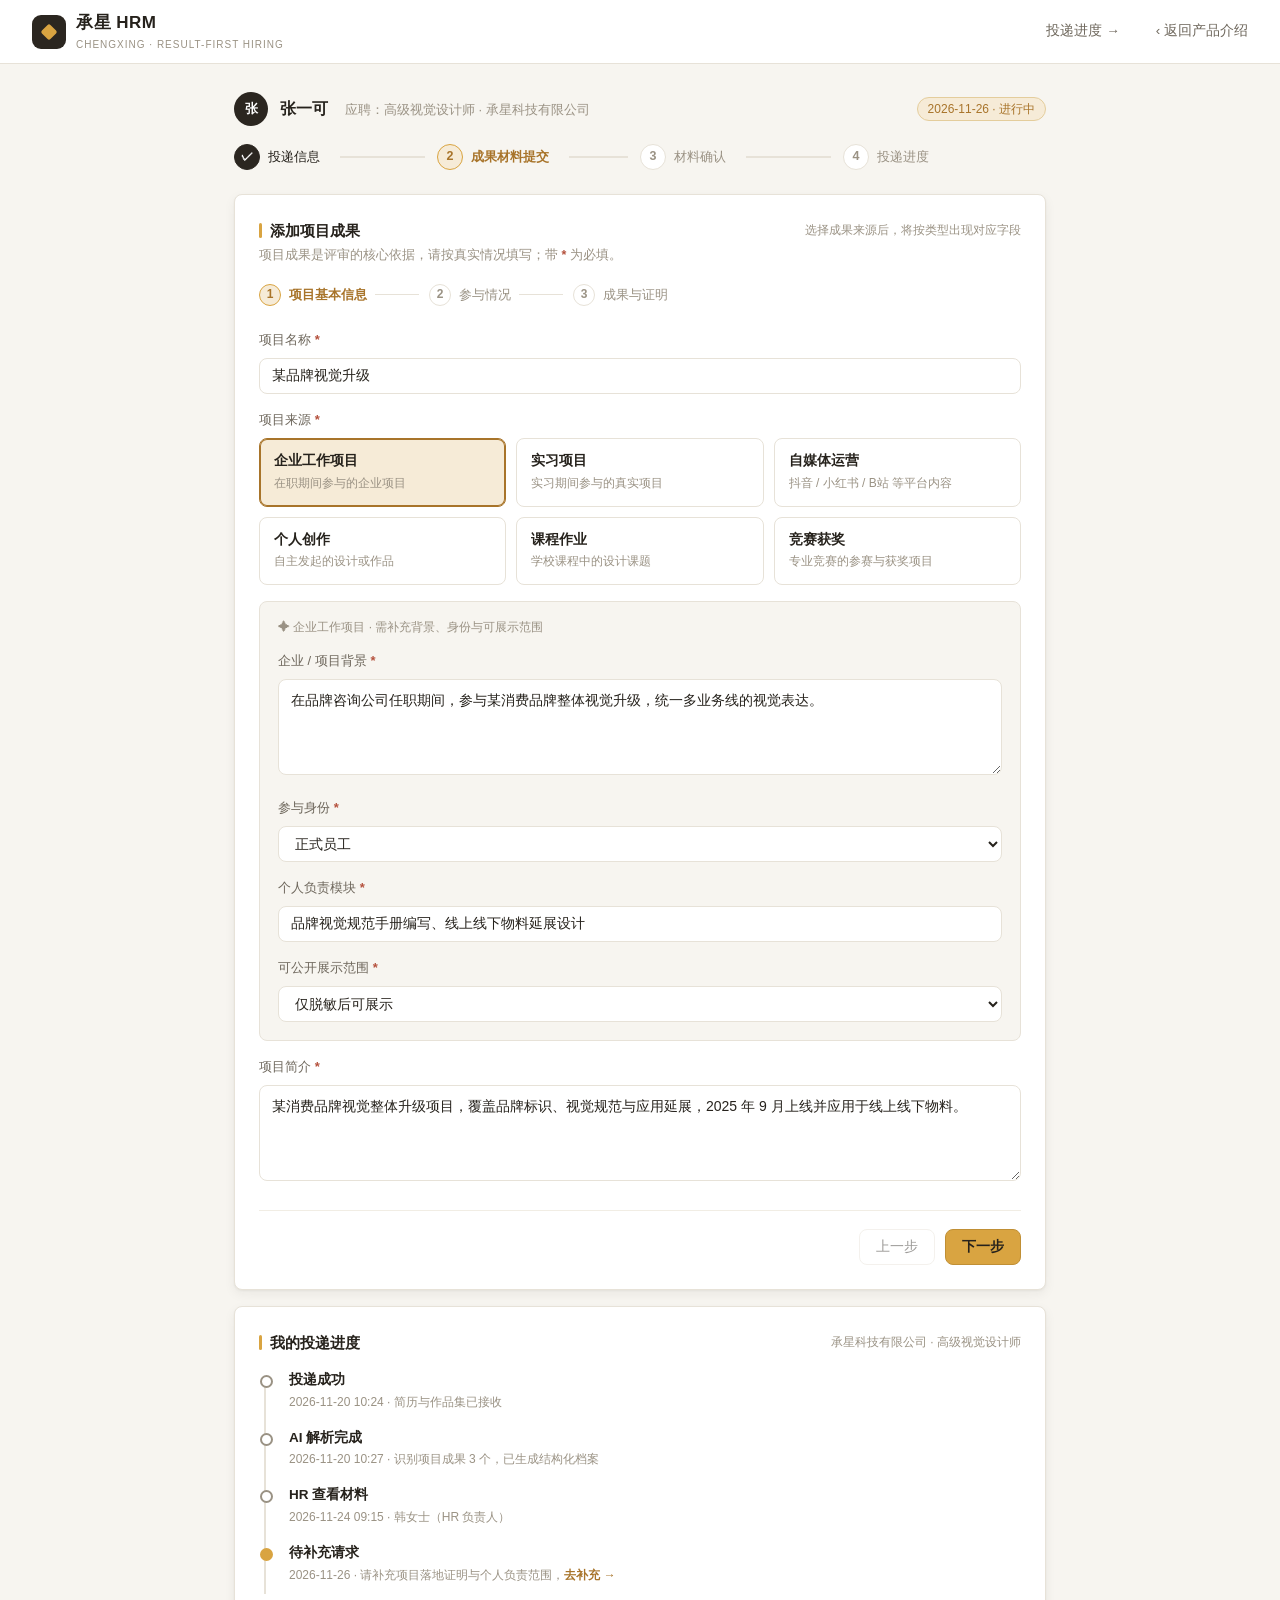
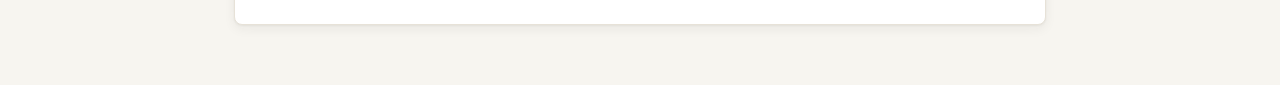
<file: candidate-submit.html>
<!DOCTYPE html>
<html lang="zh-CN">
<head>
<meta charset="UTF-8"><title>成果材料提交 · 候选人端 · 承星 HRM</title>
<meta name="viewport" content="width=device-width,initial-scale=1">
<link rel="stylesheet" href="assets/design.css">
<style>
/* ===== 页面内补充：子步骤条 / 上传区 / 授权说明 ===== */
.substeps{display:flex;align-items:center;gap:10px;margin-bottom:24px}
.substep{display:flex;align-items:center;gap:8px}
.substep .sn{width:22px;height:22px;border-radius:50%;border:1.5px solid var(--line);background:var(--white);color:var(--gray-l);font-size:12px;font-weight:700;display:flex;align-items:center;justify-content:center;flex:none}
.substep .st{font-size:13px;color:var(--gray-l);white-space:nowrap}
.substep .sbar{width:44px;height:1.5px;background:var(--line)}
.substep.done .sn{background:var(--ink);border-color:var(--ink);color:#fff}
.substep.done .st{color:var(--deep)}
.substep.cur .sn{background:var(--amber-bg);border-color:var(--amber);color:var(--amber-deep)}
.substep.cur .st{color:var(--amber-deep);font-weight:700}
.dyn{background:var(--bg);border:1px solid var(--line);border-radius:var(--r-md);padding:16px 18px 2px;margin-bottom:16px}
.dyn-tip{display:flex;align-items:center;gap:6px;font-size:12px;color:var(--gray-l);margin-bottom:14px}
.upload{border:1.5px dashed var(--line);border-radius:var(--r-md);padding:26px 16px;text-align:center;color:var(--gray-l);cursor:pointer;background:var(--white);font-size:13px}
.upload:hover{border-color:var(--ink);color:var(--ink)}
.upload .plus{display:block;font-size:22px;line-height:1;margin-bottom:6px;color:var(--gray-l)}
.upload:hover .plus{color:var(--ink)}
.auth{background:var(--bg);border:1px solid var(--line);border-radius:var(--r-md);padding:14px 16px}
.auth ul{list-style:none;margin:10px 0 0 23px;font-size:12.5px;color:var(--gray)}
.auth ul li{margin-bottom:4px}
.file-chip{display:inline-flex;align-items:center;gap:8px;background:var(--white);border:1px solid var(--line);border-radius:8px;padding:8px 12px;font-size:13px;color:var(--deep)}
.file-chip .x{color:var(--gray-l);cursor:pointer}
.btn[disabled]{cursor:not-allowed;opacity:.45}
</style>
</head>
<body>

<div class="cand-top">
  <a href="index.html" class="logo" style="padding:0"><div class="logo-mark"></div><div><b>承星 HRM</b><span>CHENGXING · RESULT-FIRST HIRING</span></div></a>
  <a href="#progress" style="margin-left:auto;font-size:13.5px;color:var(--gray)" onmouseover="this.style.color='var(--ink)'" onmouseout="this.style.color='var(--gray)'">投递进度 →</a>
  <a href="index.html" style="font-size:13.5px;color:var(--gray);margin-left:24px">‹ 返回产品介绍</a>
</div>

<div class="cand-wrap">

  <!-- 候选人 / 投递上下文 -->
  <div style="display:flex;align-items:center;gap:12px;margin-bottom:18px">
    <div class="ava ava-1">张</div>
    <div><b style="font-size:16px;color:var(--deep)">张一可</b>
      <span style="color:var(--gray-l);font-size:13px">　应聘：高级视觉设计师 · 承星科技有限公司</span></div>
    <span class="tag tag-amber" style="margin-left:auto">2026-11-26 · 进行中</span>
  </div>

  <!-- 主流程四步 -->
  <div class="steps">
    <div class="step done"><span class="n">✓</span><span class="t">投递信息</span><span class="bar"></span></div>
    <div class="step cur"><span class="n">2</span><span class="t">成果材料提交</span><span class="bar"></span></div>
    <div class="step"><span class="n">3</span><span class="t">材料确认</span><span class="bar"></span></div>
    <div class="step"><span class="n">4</span><span class="t">投递进度</span></div>
  </div>

  <!-- ===== 添加项目成果（三步子流程） ===== -->
  <div class="cand-card">
    <div class="card-h" style="margin-bottom:4px"><h3>添加项目成果</h3><span class="more">选择成果来源后，将按类型出现对应字段</span></div>
    <div style="font-size:12.5px;color:var(--gray-l);margin-bottom:18px">项目成果是评审的核心依据，请按真实情况填写；带 <b style="color:var(--red)">*</b> 为必填。</div>

    <div class="substeps">
      <div class="substep cur"><span class="sn">1</span><span class="st">项目基本信息</span><span class="sbar"></span></div>
      <div class="substep"><span class="sn">2</span><span class="st">参与情况</span><span class="sbar"></span></div>
      <div class="substep"><span class="sn">3</span><span class="st">成果与证明</span></div>
    </div>

    <!-- 步骤 1 · 项目基本信息 -->
    <div class="subpane" id="sub1">
      <div class="field">
        <label>项目名称 <b>*</b></label>
        <input class="in" value="某品牌视觉升级">
      </div>
      <div class="field">
        <label>项目来源 <b>*</b></label>
        <div class="radio-cards" data-radiogroup data-dynamic="dynFields">
          <div class="radio-card on" data-val="work" onclick="CX.pick(this)"><b>企业工作项目</b><span>在职期间参与的企业项目</span></div>
          <div class="radio-card" data-val="intern" onclick="CX.pick(this)"><b>实习项目</b><span>实习期间参与的真实项目</span></div>
          <div class="radio-card" data-val="selfmedia" onclick="CX.pick(this)"><b>自媒体运营</b><span>抖音 / 小红书 / B站 等平台内容</span></div>
          <div class="radio-card" data-val="personal" onclick="CX.pick(this)"><b>个人创作</b><span>自主发起的设计或作品</span></div>
          <div class="radio-card" data-val="course" onclick="CX.pick(this)"><b>课程作业</b><span>学校课程中的设计课题</span></div>
          <div class="radio-card" data-val="contest" onclick="CX.pick(this)"><b>竞赛获奖</b><span>专业竞赛的参赛与获奖项目</span></div>
        </div>
      </div>

      <!-- 动态字段：随项目来源切换 -->
      <div id="dynFields">
        <div class="dyn" id="dyn-work">
          <div class="dyn-tip">✦ 企业工作项目 · 需补充背景、身份与可展示范围</div>
          <div class="field"><label>企业 / 项目背景 <b>*</b></label><textarea>在品牌咨询公司任职期间，参与某消费品牌整体视觉升级，统一多业务线的视觉表达。</textarea></div>
          <div class="field"><label>参与身份 <b>*</b></label>
            <select><option selected>正式员工</option><option>实习</option><option>外包 / 兼职</option><option>其他</option></select>
          </div>
          <div class="field"><label>个人负责模块 <b>*</b></label><input class="in" value="品牌视觉规范手册编写、线上线下物料延展设计"></div>
          <div class="field"><label>可公开展示范围 <b>*</b></label>
            <select><option>全部可公开</option><option selected>仅脱敏后可展示</option><option>不可公开，仅供企业内评审</option></select>
          </div>
        </div>

        <div class="dyn" id="dyn-intern" style="display:none">
          <div class="dyn-tip">✦ 实习项目 · 需补充实习企业与周期</div>
          <div class="field"><label>实习企业 <b>*</b></label><input class="in" placeholder="请输入实习所在企业"></div>
          <div class="field"><label>实习周期 <b>*</b></label><input class="in" placeholder="如：2025-06 至 2025-09"></div>
          <div class="field"><label>导师 / 团队</label><input class="in" placeholder="带教导师或所在团队"></div>
          <div class="field"><label>负责内容 <b>*</b></label><textarea placeholder="说明你在实习项目中独立承担的部分"></textarea></div>
        </div>

        <div class="dyn" id="dyn-selfmedia" style="display:none">
          <div class="dyn-tip">✦ 自媒体运营 · 需补充平台、周期与成果数据</div>
          <div class="field"><label>运营平台 <b>*</b></label>
            <select><option>抖音</option><option>小红书</option><option>B站</option><option>其他</option></select>
          </div>
          <div class="field"><label>运营周期 <b>*</b></label><input class="in" placeholder="如：2024-03 至今"></div>
          <div class="field"><label>个人负责内容 <b>*</b></label><textarea placeholder="选题 / 拍摄 / 剪辑 / 视觉包装等分工"></textarea></div>
          <div class="field"><label>成果数据 <b>*</b></label><input class="in" placeholder="粉丝数 / 播放量 / 互动量 / 转化"></div>
          <div class="field"><label>数据统计时间与来源 <b>*</b></label><input class="in" placeholder="如：2026-10 平台后台截图"></div>
        </div>

        <div class="dyn" id="dyn-personal" style="display:none">
          <div class="dyn-tip">✦ 个人创作 · 需说明动机、过程与完成度</div>
          <div class="field"><label>创作动机 <b>*</b></label><textarea placeholder="为什么做这个作品，想解决什么问题"></textarea></div>
          <div class="field"><label>研究与设计过程 <b>*</b></label><textarea placeholder="调研、草图、方案迭代等关键过程"></textarea></div>
          <div class="field"><label>完成度说明</label><input class="in" placeholder="如：高保真可交互原型 / 概念稿"></div>
        </div>

        <div class="dyn" id="dyn-course" style="display:none">
          <div class="dyn-tip">✦ 课程作业 · 需区分概念方案与落地实现</div>
          <div class="field"><label>课程 / 学校 <b>*</b></label><input class="in" placeholder="课程名称与所在院校"></div>
          <div class="field"><label>是否为概念方案 <b>*</b></label>
            <select><option>是，概念方案</option><option>否，已落地实现</option></select>
          </div>
          <div class="field"><label>研究方法与产出 <b>*</b></label><textarea placeholder="使用的研究方法与最终产出物"></textarea></div>
        </div>

        <div class="dyn" id="dyn-contest" style="display:none">
          <div class="dyn-tip">✦ 竞赛获奖 · 需补充奖项、机构与证明材料</div>
          <div class="field"><label>竞赛名称 <b>*</b></label><input class="in" placeholder="如：全国大学生广告艺术大赛"></div>
          <div class="field"><label>获奖名称与年份 <b>*</b></label><input class="in" placeholder="如：国家级二等奖 · 2025"></div>
          <div class="field"><label>主办 / 评审机构 <b>*</b></label><input class="in" placeholder="主办方与评审机构名称"></div>
          <div class="field"><label>团队角色</label><input class="in" placeholder="如：队长 / 视觉负责人"></div>
          <div class="field"><label>获奖证明上传 <b>*</b></label>
            <div class="upload" style="padding:16px" onclick="CX.toast('原型演示：支持上传证书图片 / PDF')"><b style="color:var(--ink)">＋ 上传获奖证明</b></div>
          </div>
        </div>
      </div>

      <div class="field">
        <label>项目简介 <b>*</b></label>
        <textarea>某消费品牌视觉整体升级项目，覆盖品牌标识、视觉规范与应用延展，2025 年 9 月上线并应用于线上线下物料。</textarea>
      </div>
    </div>

    <!-- 步骤 2 · 参与情况 -->
    <div class="subpane" id="sub2" style="display:none">
      <div class="field">
        <label>参与方式 <b>*</b></label>
        <div class="radio-cards" style="grid-template-columns:1fr 1fr" data-radiogroup data-dynamic="teamFields">
          <div class="radio-card" data-val="solo" onclick="CX.pick(this)"><b>独立完成</b><span>项目由本人独立承担</span></div>
          <div class="radio-card on" data-val="team" onclick="CX.pick(this)"><b>团队协作</b><span>与他人共同完成，需说明分工</span></div>
        </div>
      </div>
      <div id="teamFields">
        <div class="dyn" id="dyn-solo" style="display:none"></div>
        <div class="dyn" id="dyn-team">
          <div class="dyn-tip">✦ 团队协作 · 请如实填写个人贡献，便于评审核实</div>
          <div class="field"><label>团队规模 <b>*</b></label>
            <select><option>2 人</option><option>3 人</option><option selected>4 人</option><option>5 人及以上</option></select>
          </div>
        </div>
      </div>
      <div class="field"><label>担任角色 <b>*</b></label><input class="in" value="视觉设计师（规范与延展组）"></div>
      <div class="field"><label>个人负责内容 <b>*</b></label><textarea>负责品牌视觉规范手册（作品集第 15–24 页）的编写，以及线上线下物料延展设计；主视觉方向由团队负责人主导。</textarea></div>
    </div>

    <!-- 步骤 3 · 成果与证明 -->
    <div class="subpane" id="sub3" style="display:none">
      <div class="field">
        <label>项目状态 <b>*</b></label>
        <div class="radio-cards" data-radiogroup>
          <div class="radio-card on" data-val="live" onclick="CX.pick(this);CX.toast('项目状态：已上线 / 实际应用')"><b>已上线 / 实际应用</b><span>已在真实业务中使用</span></div>
          <div class="radio-card" data-val="delivered" onclick="CX.pick(this);CX.toast('项目状态：已交付')"><b>已交付</b><span>已交付企业，暂未公开上线</span></div>
          <div class="radio-card" data-val="running" onclick="CX.pick(this);CX.toast('项目状态：持续运营')"><b>持续运营</b><span>内容或项目仍在持续更新</span></div>
          <div class="radio-card" data-val="concept" onclick="CX.pick(this);CX.toast('项目状态：概念方案')"><b>概念方案</b><span>练习或概念性产出</span></div>
          <div class="radio-card" data-val="doing" onclick="CX.pick(this);CX.toast('项目状态：进行中')"><b>进行中</b><span>尚未完成，可后续补充</span></div>
        </div>
      </div>
      <div class="field"><label>成果描述 <b>*</b></label><textarea>完成品牌视觉规范手册 1 套（42P）、线上线下物料延展 6 类；2025 年 9 月随品牌焕新上线，应用于门店与电商渠道。</textarea></div>
      <div class="field">
        <label>成果证明（可多选）</label>
        <div style="display:flex;gap:18px;flex-wrap:wrap">
          <label class="check"><input type="checkbox" checked onclick="CX.toast(this.checked?'已勾选：交付文件':'已取消：交付文件')">交付文件</label>
          <label class="check"><input type="checkbox" onclick="CX.toast(this.checked?'已勾选：业务数据':'已取消：业务数据')">业务数据</label>
          <label class="check"><input type="checkbox" checked onclick="CX.toast(this.checked?'已勾选：应用截图':'已取消：应用截图')">应用截图</label>
          <label class="check"><input type="checkbox" onclick="CX.toast(this.checked?'已勾选：获奖证明':'已取消：获奖证明')">获奖证明</label>
          <label class="check"><input type="checkbox" onclick="CX.toast(this.checked?'已勾选：用户反馈':'已取消：用户反馈')">用户反馈</label>
        </div>
      </div>
      <div class="field">
        <label>材料上传</label>
        <div style="display:flex;gap:10px;flex-wrap:wrap;margin-bottom:10px">
          <span class="file-chip">📄 品牌视觉升级作品集.pdf · 50 页 <span class="x" onclick="CX.toast('原型演示：材料移除需在提交前操作')">✕</span></span>
          <span class="file-chip">🖼 应用实拍截图 ×6 <span class="x" onclick="CX.toast('原型演示：材料移除需在提交前操作')">✕</span></span>
        </div>
        <div class="upload" onclick="CX.toast('原型演示：支持 PDF / 图片 / 视频链接，单个 ≤ 100MB')">
          <span class="plus">＋</span>点击或拖拽上传成果材料<br>
          <span style="font-size:12px">支持 PDF、JPG/PNG、视频链接；AI 将自动解析并定位证据</span>
        </div>
      </div>
      <div class="auth">
        <label class="check"><input type="checkbox" checked>　我确认并同意以下<b>材料授权安排</b></label>
        <ul>
          <li><b>材料用途</b>：仅用于承星科技有限公司「高级视觉设计师」岗位本次招聘评估；</li>
          <li><b>访问范围</b>：HR、业务负责人与指定专业面试官可见，不外发、不用于其他用途；</li>
          <li><b>保留期限</b>：自投递之日起 12 个月，到期自动归档并删除；</li>
          <li><b>可撤回</b>：可随时在「投递进度」中撤回授权，撤回后材料立即停止访问。</li>
        </ul>
      </div>
    </div>

    <!-- 子流程按钮 -->
    <div style="display:flex;gap:10px;justify-content:flex-end;margin-top:22px;padding-top:18px;border-top:1px solid var(--line-2)">
      <button class="btn btn-ghost" id="btnPrev" disabled onclick="subGo(SUB-1)">上一步</button>
      <button class="btn btn-pri" id="btnNext" onclick="subGo(SUB+1);CX.toast('进入步骤 '+SUB+'：'+['','项目基本信息','参与情况','成果与证明'][SUB])">下一步</button>
      <button class="btn btn-pri" id="btnSubmit" style="display:none" onclick="CX.toast('项目已提交，AI 解析预计 3 分钟')">提交项目</button>
    </div>
  </div>

  <!-- ===== 我的投递进度 ===== -->
  <div class="cand-card" id="progress" style="margin-top:16px">
    <div class="card-h"><h3>我的投递进度</h3><span class="more">承星科技有限公司 · 高级视觉设计师</span></div>
    <div class="tl">
      <div class="ev"><div class="h">投递成功</div><div class="m">2026-11-20 10:24 · 简历与作品集已接收</div></div>
      <div class="ev"><div class="h">AI 解析完成</div><div class="m">2026-11-20 10:27 · 识别项目成果 3 个，已生成结构化档案</div></div>
      <div class="ev"><div class="h">HR 查看材料</div><div class="m">2026-11-24 09:15 · 韩女士（HR 负责人）</div></div>
      <div class="ev on"><div class="h">待补充请求</div><div class="m">2026-11-26 · 请补充项目落地证明与个人负责范围，<a href="#" onclick="CX.toast('原型演示：跳转补充材料页');return false" style="color:var(--amber-deep);font-weight:600">去补充 →</a></div></div>
    </div>
  </div>

</div>

<script src="assets/shell.js"></script>
<script>
var SUB = 1;
function subGo(n){
  if(n < 1 || n > 3) return;
  SUB = n;
  for(var i = 1; i <= 3; i++){ document.getElementById('sub' + i).style.display = (i === n) ? '' : 'none'; }
  var ss = document.querySelectorAll('.substep');
  for(var j = 0; j < ss.length; j++){
    ss[j].classList.remove('done', 'cur');
    var cls = (j + 1 < n) ? 'done' : ((j + 1 === n) ? 'cur' : null);
    if(cls) ss[j].classList.add(cls);
  }
  var prev = document.getElementById('btnPrev');
  prev.disabled = (n === 1);
  document.getElementById('btnNext').style.display = (n === 3) ? 'none' : '';
  document.getElementById('btnSubmit').style.display = (n === 3) ? '' : 'none';
}
</script>
</body>
</html>
</file>
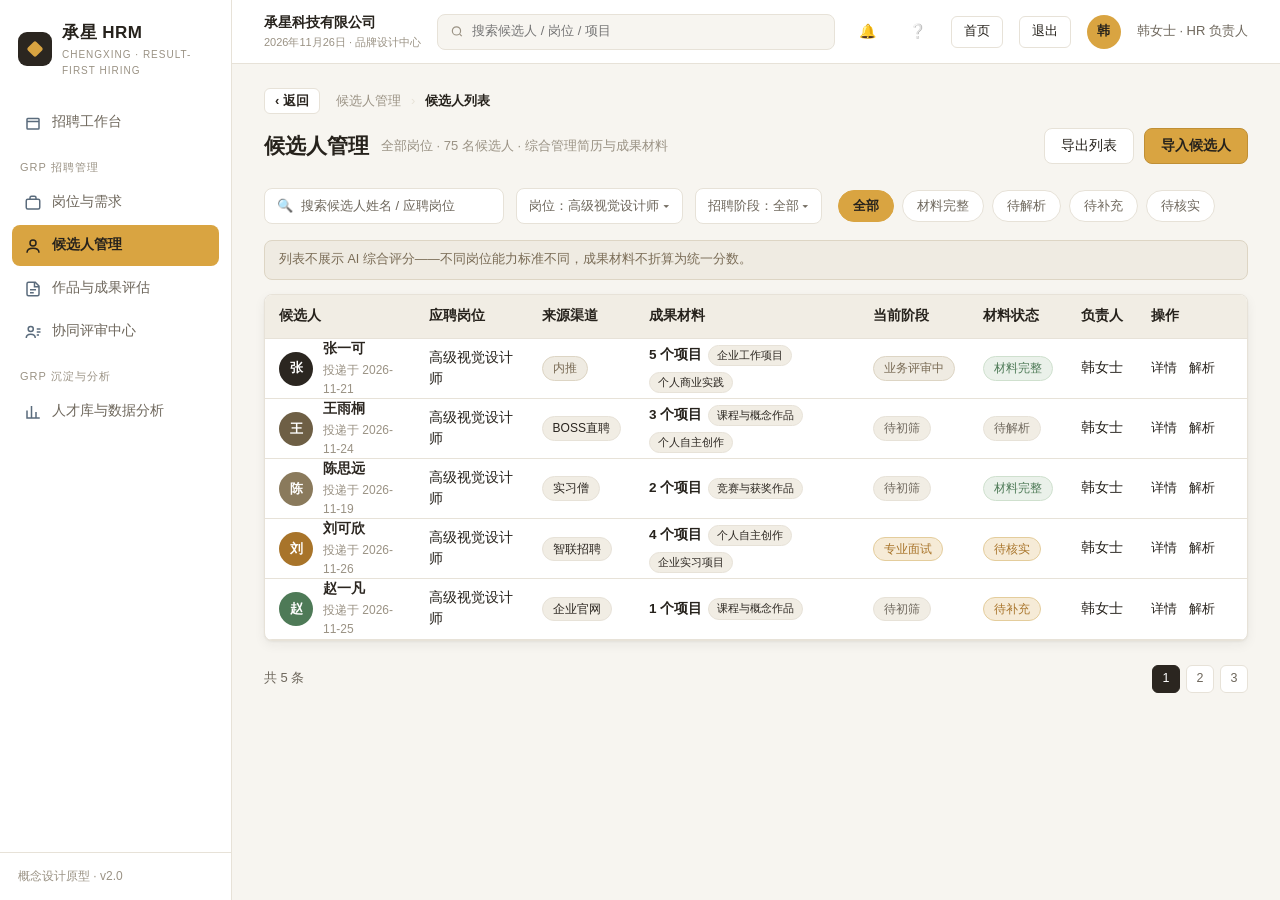
<file: candidates.html>
<!DOCTYPE html>
<html lang="zh-CN">
<head>
<meta charset="UTF-8"><title>候选人管理 · 承星 HRM</title>
<meta name="viewport" content="width=device-width,initial-scale=1">
<link rel="stylesheet" href="assets/design.css">
<style>
.f-select{cursor:pointer}
.f-select:hover{border-color:var(--ink);color:var(--deep)}
.notice{font-size:12.5px;color:var(--info);background:var(--info-bg);border:1px solid #DDD5C4;border-radius:8px;padding:9px 14px;margin-bottom:14px}
.cand{display:flex;align-items:center;gap:10px}
.cand .nm{font-weight:600;color:var(--deep)}
.cand .sub{font-size:12px;color:var(--gray-l);margin-top:1px}
.mats{display:flex;align-items:center;gap:6px;flex-wrap:wrap}
.mats .n{font-weight:600;color:var(--deep);font-variant-numeric:tabular-nums}
.mats .tag{font-size:11px;padding:1px 8px}
.list-foot{display:flex;align-items:center;gap:12px;font-size:13px;color:var(--gray);margin-top:14px}
.pager{display:flex;gap:6px;margin-left:auto}
.pager .p{min-width:28px;height:28px;border:1px solid var(--line);border-radius:6px;display:flex;align-items:center;justify-content:center;font-size:12.5px;color:var(--gray);cursor:pointer;background:var(--white)}
.pager .p:hover{border-color:var(--ink);color:var(--ink)}
.pager .p.on{background:var(--ink);border-color:var(--ink);color:#fff}
</style>
</head>
<body data-page="candidates">
<div class="app"><div class="main"><div class="wrap">

<div class="crumb" data-crumb></div>
<div class="page-h">
  <h1>候选人管理</h1>
  <span class="sub">全部岗位 · 75 名候选人 · 综合管理简历与成果材料</span>
  <div class="right">
    <button class="btn btn-ghost" onclick="CX.toast('导出任务已创建，完成后在消息中心通知')">导出列表</button>
    <button class="btn btn-pri" onclick="CX.openModal('importModal')">导入候选人</button>
  </div>
</div>

<div class="filters">
  <div class="f-input" style="min-width:240px"><span style="color:var(--gray-l)">🔍</span>搜索候选人姓名 / 应聘岗位</div>
  <div class="f-select" onclick="CX.toast('筛选：应聘岗位（原型演示）')">岗位：高级视觉设计师 ▾</div>
  <div class="f-select" onclick="CX.toast('筛选：招聘阶段（原型演示）')">招聘阶段：全部 ▾</div>
  <div data-chipgroup data-filter="src" style="display:flex;gap:8px;flex-wrap:wrap;margin-left:4px">
    <span class="chip on" data-val="all" onclick="CX.chips(this)">全部</span>
    <span class="chip" data-val="complete" onclick="CX.chips(this)">材料完整</span>
    <span class="chip" data-val="parse" onclick="CX.chips(this)">待解析</span>
    <span class="chip" data-val="supply" onclick="CX.chips(this)">待补充</span>
    <span class="chip" data-val="verify" onclick="CX.chips(this)">待核实</span>
  </div>
</div>

<div class="notice">列表不展示 AI 综合评分——不同岗位能力标准不同，成果材料不折算为统一分数。</div>

<div class="card" style="padding:0;overflow:hidden">
  <table class="tb">
    <tr><th>候选人</th><th>应聘岗位</th><th>来源渠道</th><th>成果材料</th><th>当前阶段</th><th>材料状态</th><th>负责人</th><th style="width:110px">操作</th></tr>
    <tr data-row-src="complete">
      <td><div class="cand"><span class="ava ava-1">张</span><div><div class="nm"><a href="canddetail.html">张一可</a></div><div class="sub">投递于 2026-11-21</div></div></div></td>
      <td>高级视觉设计师</td>
      <td><span class="tag tag-info">内推</span></td>
      <td><div class="mats"><span class="n">5 个项目</span><span class="tag">企业工作项目</span><span class="tag">个人商业实践</span></div></td>
      <td><span class="tag tag-info">业务评审中</span></td>
      <td><span class="tag tag-green">材料完整</span></td>
      <td>韩女士</td>
      <td class="ops"><a href="canddetail.html">详情</a><a href="aireport.html">解析</a></td>
    </tr>
    <tr data-row-src="parse">
      <td><div class="cand"><span class="ava ava-2">王</span><div><div class="nm"><a href="canddetail.html">王雨桐</a></div><div class="sub">投递于 2026-11-24</div></div></div></td>
      <td>高级视觉设计师</td>
      <td><span class="tag">BOSS直聘</span></td>
      <td><div class="mats"><span class="n">3 个项目</span><span class="tag">课程与概念作品</span><span class="tag">个人自主创作</span></div></td>
      <td><span class="tag tag-gray">待初筛</span></td>
      <td><span class="tag tag-gray">待解析</span></td>
      <td>韩女士</td>
      <td class="ops"><a href="canddetail.html">详情</a><a href="aireport.html">解析</a></td>
    </tr>
    <tr data-row-src="complete">
      <td><div class="cand"><span class="ava ava-3">陈</span><div><div class="nm"><a href="canddetail.html">陈思远</a></div><div class="sub">投递于 2026-11-19</div></div></div></td>
      <td>高级视觉设计师</td>
      <td><span class="tag">实习僧</span></td>
      <td><div class="mats"><span class="n">2 个项目</span><span class="tag">竞赛与获奖作品</span></div></td>
      <td><span class="tag tag-gray">待初筛</span></td>
      <td><span class="tag tag-green">材料完整</span></td>
      <td>韩女士</td>
      <td class="ops"><a href="canddetail.html">详情</a><a href="aireport.html">解析</a></td>
    </tr>
    <tr data-row-src="verify">
      <td><div class="cand"><span class="ava ava-4">刘</span><div><div class="nm"><a href="canddetail.html">刘可欣</a></div><div class="sub">投递于 2026-11-26</div></div></div></td>
      <td>高级视觉设计师</td>
      <td><span class="tag">智联招聘</span></td>
      <td><div class="mats"><span class="n">4 个项目</span><span class="tag">个人自主创作</span><span class="tag">企业实习项目</span></div></td>
      <td><span class="tag tag-amber">专业面试</span></td>
      <td><span class="tag tag-amber">待核实</span></td>
      <td>韩女士</td>
      <td class="ops"><a href="canddetail.html">详情</a><a href="aireport.html">解析</a></td>
    </tr>
    <tr data-row-src="supply">
      <td><div class="cand"><span class="ava ava-5">赵</span><div><div class="nm"><a href="canddetail.html">赵一凡</a></div><div class="sub">投递于 2026-11-25</div></div></div></td>
      <td>高级视觉设计师</td>
      <td><span class="tag">企业官网</span></td>
      <td><div class="mats"><span class="n">1 个项目</span><span class="tag">课程与概念作品</span></div></td>
      <td><span class="tag tag-gray">待初筛</span></td>
      <td><span class="tag tag-amber">待补充</span></td>
      <td>韩女士</td>
      <td class="ops"><a href="canddetail.html">详情</a><a href="aireport.html">解析</a></td>
    </tr>
  </table>
</div>

<div class="list-foot">
  共 5 条
  <div class="pager">
    <span class="p on">1</span>
    <span class="p" onclick="CX.toast('原型演示：仅提供第 1 页数据')">2</span>
    <span class="p" onclick="CX.toast('原型演示：仅提供第 1 页数据')">3</span>
  </div>
</div>

</div></div></div>
<!-- 数据导入弹窗 -->
<div class="modal" id="importModal" style="width:760px">
  <div class="hd"><h3>导入候选人</h3><span class="x" onclick="CX.closeModal('importModal')">✕</span></div>
  <div class="bd">
    <div style="font-size:13px;font-weight:700;color:var(--deep);margin-bottom:10px">① 选择来源渠道</div>
    <div class="radio-cards" data-radiogroup style="grid-template-columns:repeat(3,1fr)">
      <div class="radio-card on" data-val="boss" onclick="CX.pick(this)"><b>BOSS直聘</b><span>授权同步 · 简历与附件</span></div>
      <div class="radio-card" data-val="zlz" onclick="CX.pick(this)"><b>智联招聘</b><span>授权同步 · 简历与附件</span></div>
      <div class="radio-card" data-val="sx" onclick="CX.pick(this)"><b>实习僧</b><span>授权同步 · 校招场景</span></div>
      <div class="radio-card" data-val="web" onclick="CX.pick(this)"><b>企业官网招聘页</b><span>候选人直接投递</span></div>
      <div class="radio-card" data-val="ref" onclick="CX.pick(this)"><b>内推</b><span>员工推荐 · 自动记录推荐人</span></div>
      <div class="radio-card" data-val="xls" onclick="CX.pick(this)"><b>Excel / 附件批量</b><span>历史数据与其他渠道文件</span></div>
    </div>
    <div style="font-size:13px;font-weight:700;color:var(--deep);margin:16px 0 8px">② 字段映射（自动识别，可调整）</div>
    <table class="tb" style="font-size:12.5px">
      <tr><th>渠道字段</th><th>→ 承星字段</th><th>处理方式</th></tr>
      <tr><td>姓名 / 电话 / 邮箱</td><td>候选人基本信息</td><td>直接映射</td></tr>
      <tr><td>简历附件（PDF/Word）</td><td>简历经历</td><td>自动解析</td></tr>
      <tr><td>作品集 / 项目附件 / 链接</td><td>成果材料 → 作品与成果评估</td><td>自动进入 AI 解析队列</td></tr>
      <tr><td>投递岗位 / 推荐岗位</td><td>应聘岗位</td><td>按岗位名称匹配，未匹配需人工指定</td></tr>
    </table>
    <div style="font-size:13px;font-weight:700;color:var(--deep);margin:16px 0 8px">③ 去重与合并规则</div>
    <div style="font-size:12.5px;color:var(--gray);line-height:1.8;background:var(--line-2);border-radius:8px;padding:10px 14px">
      同一手机号或邮箱自动合并为一份候选人档案，保留各渠道来源记录；成果附件按项目归入「作品与成果评估」，不重复解析；合并冲突（如姓名不一致）进入人工确认列表。
    </div>
    <div style="font-size:13px;font-weight:700;color:var(--deep);margin:16px 0 8px">最近导入</div>
    <table class="tb" style="font-size:12.5px">
      <tr><th>时间</th><th>渠道</th><th>数量</th><th>合并</th><th>状态</th></tr>
      <tr><td>11-26 09:12</td><td>BOSS直聘</td><td>18</td><td>2</td><td><span class="tag tag-green">完成</span></td></tr>
      <tr><td>11-25 17:40</td><td>内推</td><td>5</td><td>1</td><td><span class="tag tag-green">完成</span></td></tr>
      <tr><td>11-25 10:02</td><td>Excel 批量</td><td>46</td><td>7</td><td><span class="tag tag-amber">3 条待人工确认</span></td></tr>
    </table>
  </div>
  <div class="ft">
    <button class="btn btn-ghost" onclick="CX.closeModal('importModal')">取消</button>
    <button class="btn btn-pri" onclick="CX.closeModal('importModal');CX.toast('已导入 18 人：2 人自动合并，成果附件已进入解析队列')">开始导入</button>
  </div>
</div>

<script src="assets/shell.js"></script>
</body>
</html>
</file>
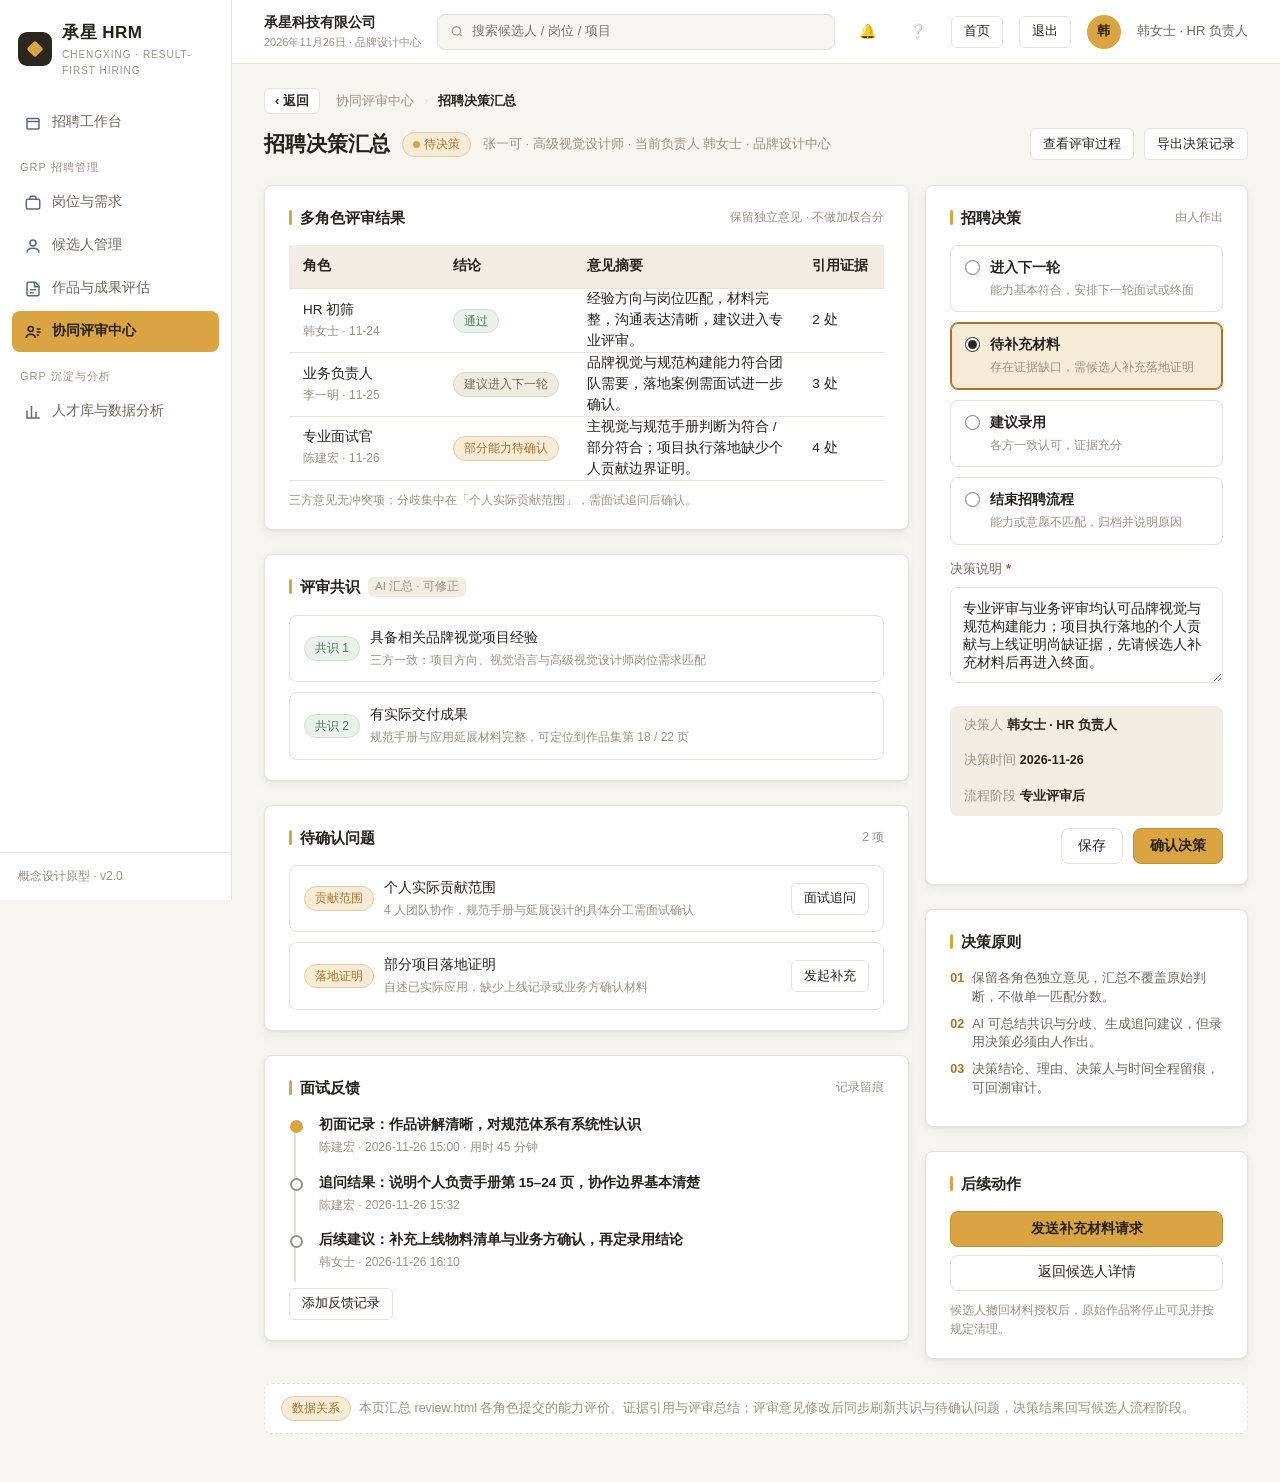
<file: decision.html>
<!DOCTYPE html>
<html lang="zh-CN">
<head>
<meta charset="UTF-8"><title>招聘决策汇总 · 承星 HRM</title>
<meta name="viewport" content="width=device-width,initial-scale=1">
<link rel="stylesheet" href="assets/design.css">
<style>
/* ===== 页面内补充样式 ===== */
.decs{display:flex;flex-direction:column;gap:10px}
.decs .radio-card{display:flex;gap:10px;align-items:flex-start}
.decs .radio-card input{accent-color:var(--ink);width:15px;height:15px;margin-top:2px;flex:none;pointer-events:none}
.decs .radio-card .tx b{margin-bottom:2px}
.list{display:flex;flex-direction:column;gap:10px}
.item{display:flex;gap:10px;align-items:center;background:var(--white);border:1px solid var(--line);border-radius:8px;padding:12px 14px}
.item .tx{flex:1;font-size:13.5px;color:var(--deep)}
.item .tx small{display:block;font-size:12px;color:var(--gray-l);margin-top:2px}
.meta{display:flex;gap:16px;flex-wrap:wrap;font-size:12.5px;color:var(--gray-l);background:var(--line-2);border-radius:8px;padding:10px 14px;margin:12px 0}
.meta b{color:var(--deep);font-weight:600}
.rule{display:flex;gap:8px;font-size:12.5px;color:var(--gray);margin-bottom:8px;line-height:1.5}
.rule i{font-style:normal;color:var(--amber-deep);font-weight:700;flex:none}
.note-bar{display:flex;gap:8px;align-items:center;background:var(--white);border:1px dashed var(--line);border-radius:var(--r-md);padding:12px 16px;font-size:12.5px;color:var(--gray-l)}
</style>
</head>
<body data-page="decision">
<div class="app"><div class="main"><div class="wrap">

<div class="crumb" data-crumb></div>

<div class="page-h">
  <h1>招聘决策汇总</h1>
  <span class="tag tag-amber"><span class="dot" style="background:var(--amber)"></span>待决策</span>
  <div class="sub">张一可 · 高级视觉设计师 · 当前负责人 韩女士 · 品牌设计中心</div>
  <div class="right">
    <a class="btn btn-ghost btn-sm" href="review.html">查看评审过程</a>
    <button class="btn btn-ghost btn-sm" onclick="CX.toast('决策记录已导出（含各角色独立意见）')">导出决策记录</button>
  </div>
</div>

<div class="grid g-21">
  <div>
    <div class="card">
      <div class="card-h"><h3>多角色评审结果</h3><span class="more">保留独立意见 · 不做加权合分</span></div>
      <table class="tb">
        <tr><th style="width:150px">角色</th><th style="width:130px">结论</th><th>意见摘要</th><th style="width:86px">引用证据</th></tr>
        <tr>
          <td>HR 初筛<br><span style="font-size:12px;color:var(--gray-l)">韩女士 · 11-24</span></td>
          <td><span class="tag tag-green">通过</span></td>
          <td>经验方向与岗位匹配，材料完整，沟通表达清晰，建议进入专业评审。</td>
          <td class="num">2 处</td>
        </tr>
        <tr>
          <td>业务负责人<br><span style="font-size:12px;color:var(--gray-l)">李一明 · 11-25</span></td>
          <td><span class="tag tag-info">建议进入下一轮</span></td>
          <td>品牌视觉与规范构建能力符合团队需要，落地案例需面试进一步确认。</td>
          <td class="num">3 处</td>
        </tr>
        <tr>
          <td>专业面试官<br><span style="font-size:12px;color:var(--gray-l)">陈建宏 · 11-26</span></td>
          <td><span class="tag tag-amber">部分能力待确认</span></td>
          <td>主视觉与规范手册判断为符合 / 部分符合；项目执行落地缺少个人贡献边界证明。</td>
          <td class="num">4 处</td>
        </tr>
      </table>
      <div style="font-size:12px;color:var(--gray-l);margin-top:10px">三方意见无冲突项；分歧集中在「个人实际贡献范围」，需面试追问后确认。</div>
    </div>

    <div class="card">
      <div class="card-h"><h3>评审共识</h3><span class="note-ai">AI 汇总 · 可修正</span></div>
      <div class="list">
        <div class="item"><span class="tag tag-green">共识 1</span><div class="tx">具备相关品牌视觉项目经验<small>三方一致：项目方向、视觉语言与高级视觉设计师岗位需求匹配</small></div></div>
        <div class="item"><span class="tag tag-green">共识 2</span><div class="tx">有实际交付成果<small>规范手册与应用延展材料完整，可定位到作品集第 18 / 22 页</small></div></div>
      </div>
    </div>

    <div class="card">
      <div class="card-h"><h3>待确认问题</h3><span class="more">2 项</span></div>
      <div class="list">
        <div class="item"><span class="tag tag-amber">贡献范围</span><div class="tx">个人实际贡献范围<small>4 人团队协作，规范手册与延展设计的具体分工需面试确认</small></div><button class="btn btn-ghost btn-sm" onclick="CX.toast('已加入面试提纲：请说明你在规范手册中的具体分工')">面试追问</button></div>
        <div class="item"><span class="tag tag-amber">落地证明</span><div class="tx">部分项目落地证明<small>自述已实际应用，缺少上线记录或业务方确认材料</small></div><button class="btn btn-ghost btn-sm" onclick="CX.toast('补充请求已发送至候选人端')">发起补充</button></div>
      </div>
    </div>

    <div class="card">
      <div class="card-h"><h3>面试反馈</h3><span class="more">记录留痕</span></div>
      <div class="tl">
        <div class="ev on"><div class="h">初面记录：作品讲解清晰，对规范体系有系统性认识</div><div class="m">陈建宏 · 2026-11-26 15:00 · 用时 45 分钟</div></div>
        <div class="ev"><div class="h">追问结果：说明个人负责手册第 15–24 页，协作边界基本清楚</div><div class="m">陈建宏 · 2026-11-26 15:32</div></div>
        <div class="ev"><div class="h">后续建议：补充上线物料清单与业务方确认，再定录用结论</div><div class="m">韩女士 · 2026-11-26 16:10</div></div>
      </div>
      <button class="btn btn-ghost btn-sm" onclick="CX.toast('请输入面试反馈后保存（原型演示）')">添加反馈记录</button>
    </div>
  </div>

  <div>
    <div class="card">
      <div class="card-h"><h3>招聘决策</h3><span class="more">由人作出</span></div>
      <div data-radiogroup class="decs">
        <label class="radio-card" onclick="CX.pick(this);CX.toast('已选择决策方向：进入下一轮')"><input type="radio" name="decision"><span class="tx"><b>进入下一轮</b><span>能力基本符合，安排下一轮面试或终面</span></span></label>
        <label class="radio-card on" onclick="CX.pick(this);CX.toast('已选择决策方向：待补充材料')"><input type="radio" name="decision" checked><span class="tx"><b>待补充材料</b><span>存在证据缺口，需候选人补充落地证明</span></span></label>
        <label class="radio-card" onclick="CX.pick(this);CX.toast('已选择决策方向：建议录用')"><input type="radio" name="decision"><span class="tx"><b>建议录用</b><span>各方一致认可，证据充分</span></span></label>
        <label class="radio-card" onclick="CX.pick(this);CX.toast('已选择决策方向：结束招聘流程')"><input type="radio" name="decision"><span class="tx"><b>结束招聘流程</b><span>能力或意愿不匹配，归档并说明原因</span></span></label>
      </div>
      <div class="field" style="margin-top:14px"><label>决策说明 <b>*</b></label><textarea>专业评审与业务评审均认可品牌视觉与规范构建能力；项目执行落地的个人贡献与上线证明尚缺证据，先请候选人补充材料后再进入终面。</textarea></div>
      <div class="meta"><span>决策人 <b>韩女士 · HR 负责人</b></span><span>决策时间 <b>2026-11-26</b></span><span>流程阶段 <b>专业评审后</b></span></div>
      <div style="display:flex;gap:10px;justify-content:flex-end">
        <button class="btn btn-ghost" onclick="CX.toast('决策草稿已保存，未提交')">保存</button>
        <button class="btn btn-pri" onclick="CX.toast('决策已记录：待补充材料 · 决策人 韩女士 · 2026-11-26')">确认决策</button>
      </div>
    </div>

    <div class="card">
      <div class="card-h"><h3>决策原则</h3></div>
      <div class="rule"><i>01</i><span>保留各角色独立意见，汇总不覆盖原始判断，不做单一匹配分数。</span></div>
      <div class="rule"><i>02</i><span>AI 可总结共识与分歧、生成追问建议，但录用决策必须由人作出。</span></div>
      <div class="rule"><i>03</i><span>决策结论、理由、决策人与时间全程留痕，可回溯审计。</span></div>
    </div>

    <div class="card">
      <div class="card-h"><h3>后续动作</h3></div>
      <div style="display:flex;flex-direction:column;gap:8px">
        <button class="btn btn-pri" style="justify-content:center" onclick="CX.toast('补充材料请求已发送至候选人端')">发送补充材料请求</button>
        <a class="btn btn-ghost" style="justify-content:center" href="candidates.html">返回候选人详情</a>
      </div>
      <div style="font-size:12px;color:var(--gray-l);margin-top:10px">候选人撤回材料授权后，原始作品将停止可见并按规定清理。</div>
    </div>
  </div>
</div>

<div class="note-bar">
  <span class="tag tag-amber">数据关系</span>
  <span>本页汇总 review.html 各角色提交的能力评价、证据引用与评审总结；评审意见修改后同步刷新共识与待确认问题，决策结果回写候选人流程阶段。</span>
</div>

</div></div></div>
<script src="assets/shell.js"></script>
</body>
</html>
</file>
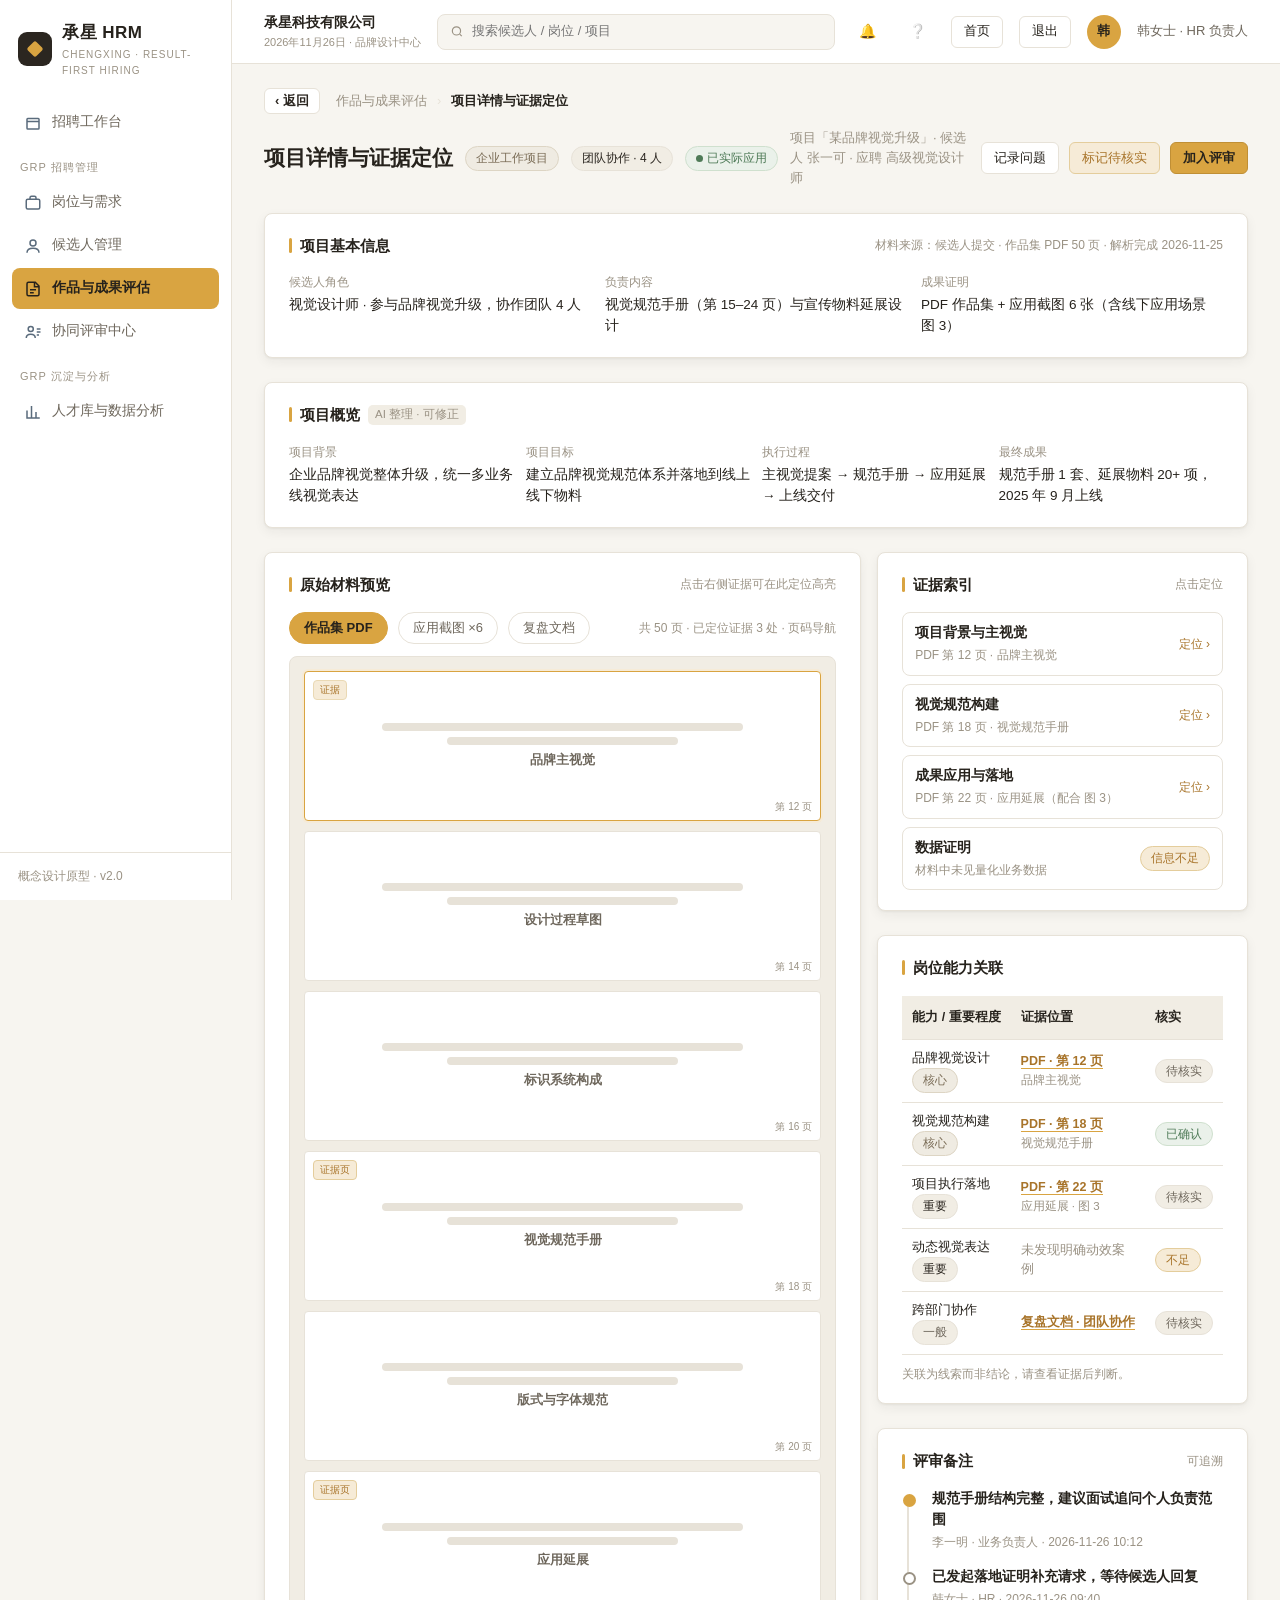
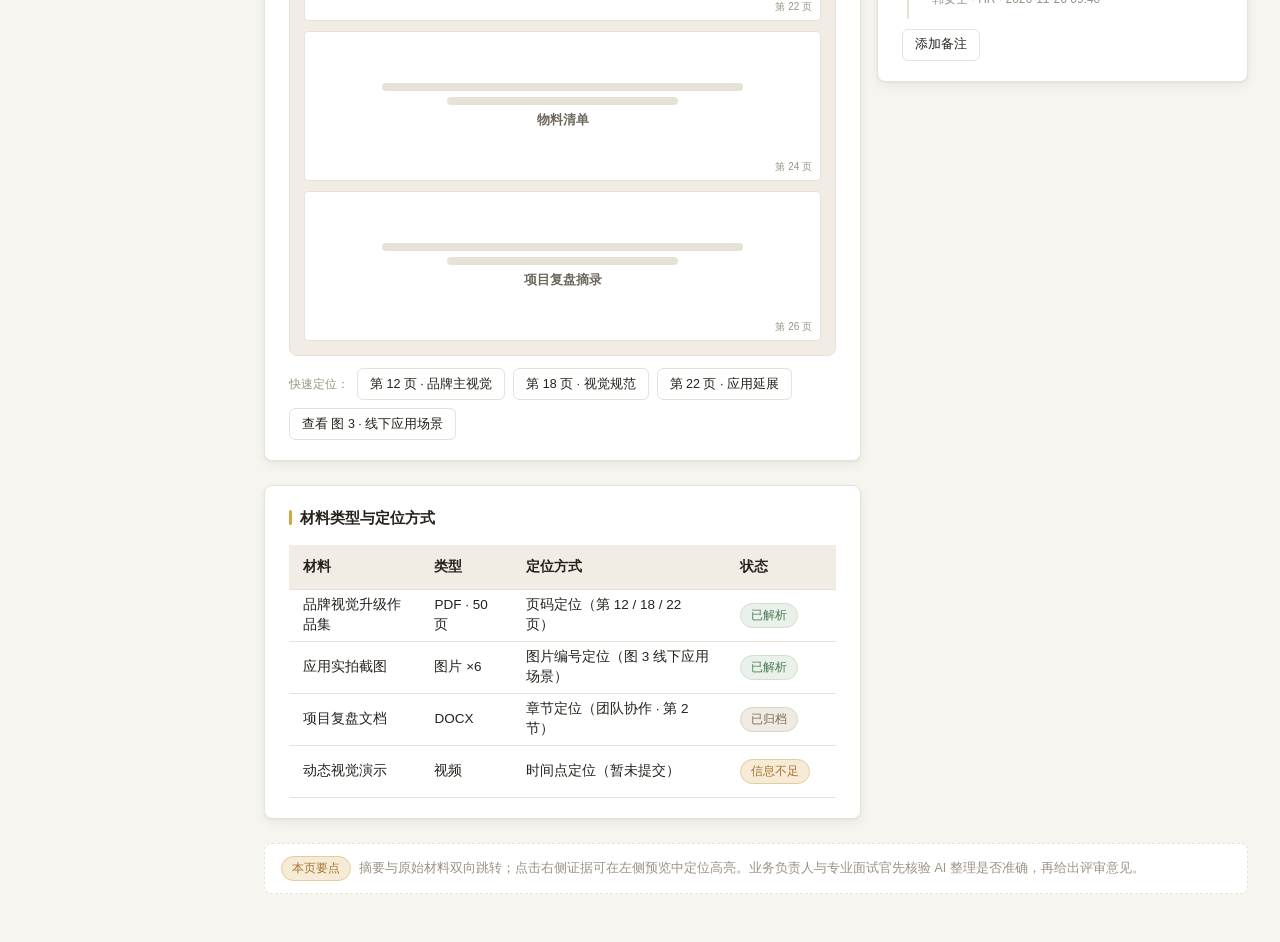
<file: evidence.html>
<!DOCTYPE html>
<html lang="zh-CN">
<head>
<meta charset="UTF-8"><title>项目详情与证据定位 · 承星 HRM</title>
<meta name="viewport" content="width=device-width,initial-scale=1">
<link rel="stylesheet" href="assets/design.css">
<style>
/* ===== 页面内补充样式 ===== */
.info3{display:grid;grid-template-columns:repeat(3,1fr);gap:14px}
.info3 .k{font-size:12px;color:var(--gray-l)}
.info3 .v{margin-top:4px;color:var(--deep);font-size:13.5px}
.mbar{display:flex;align-items:center;gap:10px;flex-wrap:wrap;margin-bottom:12px}
.mbar .sp{margin-left:auto;font-size:12px;color:var(--gray-l)}
.pdf .pg .cap{font-size:12.5px;color:var(--gray);font-weight:600}
.pdf .pg.ev::before{content:"证据页";position:absolute;left:8px;top:8px;font-size:10px;color:var(--amber-deep);background:var(--amber-bg);border:1px solid #E4CD9C;border-radius:4px;padding:1px 6px}
.pdf .pg.hl::before{display:none}
.pdfjump{display:flex;align-items:center;gap:8px;margin-top:12px;flex-wrap:wrap}
.pdfjump .lb{font-size:12px;color:var(--gray-l)}
.idx{display:flex;flex-direction:column;gap:8px}
.idx .row{display:flex;align-items:center;gap:10px;border:1px solid var(--line);border-radius:var(--r-md);padding:10px 12px;cursor:pointer;background:var(--white)}
.idx .row:hover{border-color:var(--amber);background:var(--amber-bg)}
.idx .row .t{font-size:13.5px;color:var(--deep);font-weight:600}
.idx .row .d{font-size:12px;color:var(--gray-l);margin-top:2px}
.idx .row .go{margin-left:auto;font-size:12px;color:var(--amber-deep);white-space:nowrap;flex:none}
.idx .row.na{cursor:default}
.idx .row.na:hover{border-color:var(--line);background:var(--white)}
.idx .row.na .go{color:var(--gray-l)}
.tb-c td,.tb-c th{padding:9px 10px;font-size:12.5px}
.note-bar{display:flex;gap:8px;align-items:center;background:var(--white);border:1px dashed var(--line);border-radius:var(--r-md);padding:12px 16px;font-size:12.5px;color:var(--gray-l)}
@media (max-width:1000px){.info3{grid-template-columns:1fr}}
</style>
</head>
<body data-page="evidence">
<div class="app"><div class="main"><div class="wrap">

<div class="crumb" data-crumb></div>

<div class="page-h">
  <h1>项目详情与证据定位</h1>
  <span class="tag tag-info">企业工作项目</span>
  <span class="tag">团队协作 · 4 人</span>
  <span class="tag tag-green"><span class="dot" style="background:var(--green)"></span>已实际应用</span>
  <div class="sub">项目「某品牌视觉升级」· 候选人 张一可 · 应聘 高级视觉设计师</div>
  <div class="right">
    <button class="btn btn-ghost btn-sm" onclick="CX.toast('问题已记录，将同步到评审备注')">记录问题</button>
    <button class="btn btn-amber btn-sm" onclick="CX.toast('已标记待核实：候选人个人实际贡献范围')">标记待核实</button>
    <button class="btn btn-pri btn-sm" onclick="CX.toast('已加入评审任务')">加入评审</button>
  </div>
</div>

<div class="card">
  <div class="card-h"><h3>项目基本信息</h3><span class="more">材料来源：候选人提交 · 作品集 PDF 50 页 · 解析完成 2026-11-25</span></div>
  <div class="info3">
    <div><div class="k">候选人角色</div><div class="v">视觉设计师 · 参与品牌视觉升级，协作团队 4 人</div></div>
    <div><div class="k">负责内容</div><div class="v">视觉规范手册（第 15–24 页）与宣传物料延展设计</div></div>
    <div><div class="k">成果证明</div><div class="v">PDF 作品集 + 应用截图 6 张（含线下应用场景 图 3）</div></div>
  </div>
</div>

<div class="card">
  <div class="card-h"><h3>项目概览</h3><span class="note-ai">AI 整理 · 可修正</span></div>
  <div class="grid g4" style="gap:12px">
    <div><div style="font-size:12px;color:var(--gray-l)">项目背景</div><div style="margin-top:4px;font-size:13.5px">企业品牌视觉整体升级，统一多业务线视觉表达</div></div>
    <div><div style="font-size:12px;color:var(--gray-l)">项目目标</div><div style="margin-top:4px;font-size:13.5px">建立品牌视觉规范体系并落地到线上线下物料</div></div>
    <div><div style="font-size:12px;color:var(--gray-l)">执行过程</div><div style="margin-top:4px;font-size:13.5px">主视觉提案 → 规范手册 → 应用延展 → 上线交付</div></div>
    <div><div style="font-size:12px;color:var(--gray-l)">最终成果</div><div style="margin-top:4px;font-size:13.5px">规范手册 1 套、延展物料 20+ 项，2025 年 9 月上线</div></div>
  </div>
</div>

<div class="grid g-21">
  <div>
    <div class="card">
      <div class="card-h"><h3>原始材料预览</h3><span class="more">点击右侧证据可在此定位高亮</span></div>
      <div class="mbar" data-chipgroup>
        <span class="chip on" onclick="CX.chips(this)">作品集 PDF</span>
        <span class="chip" onclick="CX.chips(this)">应用截图 ×6</span>
        <span class="chip" onclick="CX.chips(this)">复盘文档</span>
        <span class="sp">共 50 页 · 已定位证据 3 处 · 页码导航</span>
      </div>
      <div class="pdf">
        <div class="pg ev hl" id="pg12"><div class="skel"></div><div class="skel s"></div><span class="cap">品牌主视觉</span><span class="no">第 12 页</span></div>
        <div class="pg" id="pg14"><div class="skel"></div><div class="skel s"></div><span class="cap">设计过程草图</span><span class="no">第 14 页</span></div>
        <div class="pg" id="pg16"><div class="skel"></div><div class="skel s"></div><span class="cap">标识系统构成</span><span class="no">第 16 页</span></div>
        <div class="pg ev" id="pg18"><div class="skel"></div><div class="skel s"></div><span class="cap">视觉规范手册</span><span class="no">第 18 页</span></div>
        <div class="pg" id="pg20"><div class="skel"></div><div class="skel s"></div><span class="cap">版式与字体规范</span><span class="no">第 20 页</span></div>
        <div class="pg ev" id="pg22"><div class="skel"></div><div class="skel s"></div><span class="cap">应用延展</span><span class="no">第 22 页</span></div>
        <div class="pg" id="pg24"><div class="skel"></div><div class="skel s"></div><span class="cap">物料清单</span><span class="no">第 24 页</span></div>
        <div class="pg" id="pg26"><div class="skel"></div><div class="skel s"></div><span class="cap">项目复盘摘录</span><span class="no">第 26 页</span></div>
      </div>
      <div class="pdfjump">
        <span class="lb">快速定位：</span>
        <button class="btn btn-ghost btn-sm" onclick="CX.hl(12)">第 12 页 · 品牌主视觉</button>
        <button class="btn btn-ghost btn-sm" onclick="CX.hl(18)">第 18 页 · 视觉规范</button>
        <button class="btn btn-ghost btn-sm" onclick="CX.hl(22)">第 22 页 · 应用延展</button>
        <button class="btn btn-ghost btn-sm" onclick="CX.toast('图 3 为线下应用场景实拍，暂以图片方式查看')">查看 图 3 · 线下应用场景</button>
      </div>
    </div>

    <div class="card">
      <div class="card-h"><h3>材料类型与定位方式</h3></div>
      <table class="tb">
        <tr><th>材料</th><th>类型</th><th>定位方式</th><th style="width:110px">状态</th></tr>
        <tr><td>品牌视觉升级作品集</td><td>PDF · 50 页</td><td>页码定位（第 12 / 18 / 22 页）</td><td><span class="tag tag-green">已解析</span></td></tr>
        <tr><td>应用实拍截图</td><td>图片 ×6</td><td>图片编号定位（图 3 线下应用场景）</td><td><span class="tag tag-green">已解析</span></td></tr>
        <tr><td>项目复盘文档</td><td>DOCX</td><td>章节定位（团队协作 · 第 2 节）</td><td><span class="tag tag-info">已归档</span></td></tr>
        <tr><td>动态视觉演示</td><td>视频</td><td>时间点定位（暂未提交）</td><td><span class="tag tag-amber">信息不足</span></td></tr>
      </table>
    </div>
  </div>

  <div>
    <div class="card">
      <div class="card-h"><h3>证据索引</h3><span class="more">点击定位</span></div>
      <div class="idx">
        <div class="row" onclick="CX.hl(12)">
          <div><div class="t">项目背景与主视觉</div><div class="d">PDF 第 12 页 · 品牌主视觉</div></div>
          <span class="go">定位 ›</span>
        </div>
        <div class="row" onclick="CX.hl(18)">
          <div><div class="t">视觉规范构建</div><div class="d">PDF 第 18 页 · 视觉规范手册</div></div>
          <span class="go">定位 ›</span>
        </div>
        <div class="row" onclick="CX.hl(22)">
          <div><div class="t">成果应用与落地</div><div class="d">PDF 第 22 页 · 应用延展（配合 图 3）</div></div>
          <span class="go">定位 ›</span>
        </div>
        <div class="row na">
          <div><div class="t">数据证明</div><div class="d">材料中未见量化业务数据</div></div>
          <span class="go"><span class="tag tag-amber">信息不足</span></span>
        </div>
      </div>
    </div>

    <div class="card">
      <div class="card-h"><h3>岗位能力关联</h3></div>
      <table class="tb tb-c">
        <tr><th>能力 / 重要程度</th><th>证据位置</th><th style="width:76px">核实</th></tr>
        <tr><td>品牌视觉设计<br><span class="tag tag-info">核心</span></td><td><span class="ev-link" onclick="CX.hl(12)">PDF · 第 12 页</span><div style="font-size:11.5px;color:var(--gray-l)">品牌主视觉</div></td><td><span class="tag tag-gray">待核实</span></td></tr>
        <tr><td>视觉规范构建<br><span class="tag tag-info">核心</span></td><td><span class="ev-link" onclick="CX.hl(18)">PDF · 第 18 页</span><div style="font-size:11.5px;color:var(--gray-l)">视觉规范手册</div></td><td><span class="tag tag-green">已确认</span></td></tr>
        <tr><td>项目执行落地<br><span class="tag">重要</span></td><td><span class="ev-link" onclick="CX.hl(22)">PDF · 第 22 页</span><div style="font-size:11.5px;color:var(--gray-l)">应用延展 · 图 3</div></td><td><span class="tag tag-gray">待核实</span></td></tr>
        <tr><td>动态视觉表达<br><span class="tag">重要</span></td><td><span style="color:var(--gray-l)">未发现明确动效案例</span></td><td><span class="tag tag-amber">不足</span></td></tr>
        <tr><td>跨部门协作<br><span class="tag tag-gray">一般</span></td><td><span class="ev-link" onclick="CX.toast('复盘文档 · 团队协作 第 2 节，原型内以摘要呈现')">复盘文档 · 团队协作</span></td><td><span class="tag tag-gray">待核实</span></td></tr>
      </table>
      <div style="font-size:12px;color:var(--gray-l);margin-top:10px">关联为线索而非结论，请查看证据后判断。</div>
    </div>

    <div class="card">
      <div class="card-h"><h3>评审备注</h3><span class="more">可追溯</span></div>
      <div class="tl">
        <div class="ev on"><div class="h">规范手册结构完整，建议面试追问个人负责范围</div><div class="m">李一明 · 业务负责人 · 2026-11-26 10:12</div></div>
        <div class="ev"><div class="h">已发起落地证明补充请求，等待候选人回复</div><div class="m">韩女士 · HR · 2026-11-26 09:40</div></div>
      </div>
      <button class="btn btn-ghost btn-sm" style="margin-top:4px" onclick="CX.toast('请输入备注内容后保存（原型演示）')">添加备注</button>
    </div>
  </div>
</div>

<div class="note-bar">
  <span class="tag tag-amber">本页要点</span>
  <span>摘要与原始材料双向跳转；点击右侧证据可在左侧预览中定位高亮。业务负责人与专业面试官先核验 AI 整理是否准确，再给出评审意见。</span>
</div>

</div></div></div>
<script src="assets/shell.js"></script>
</body>
</html>
</file>
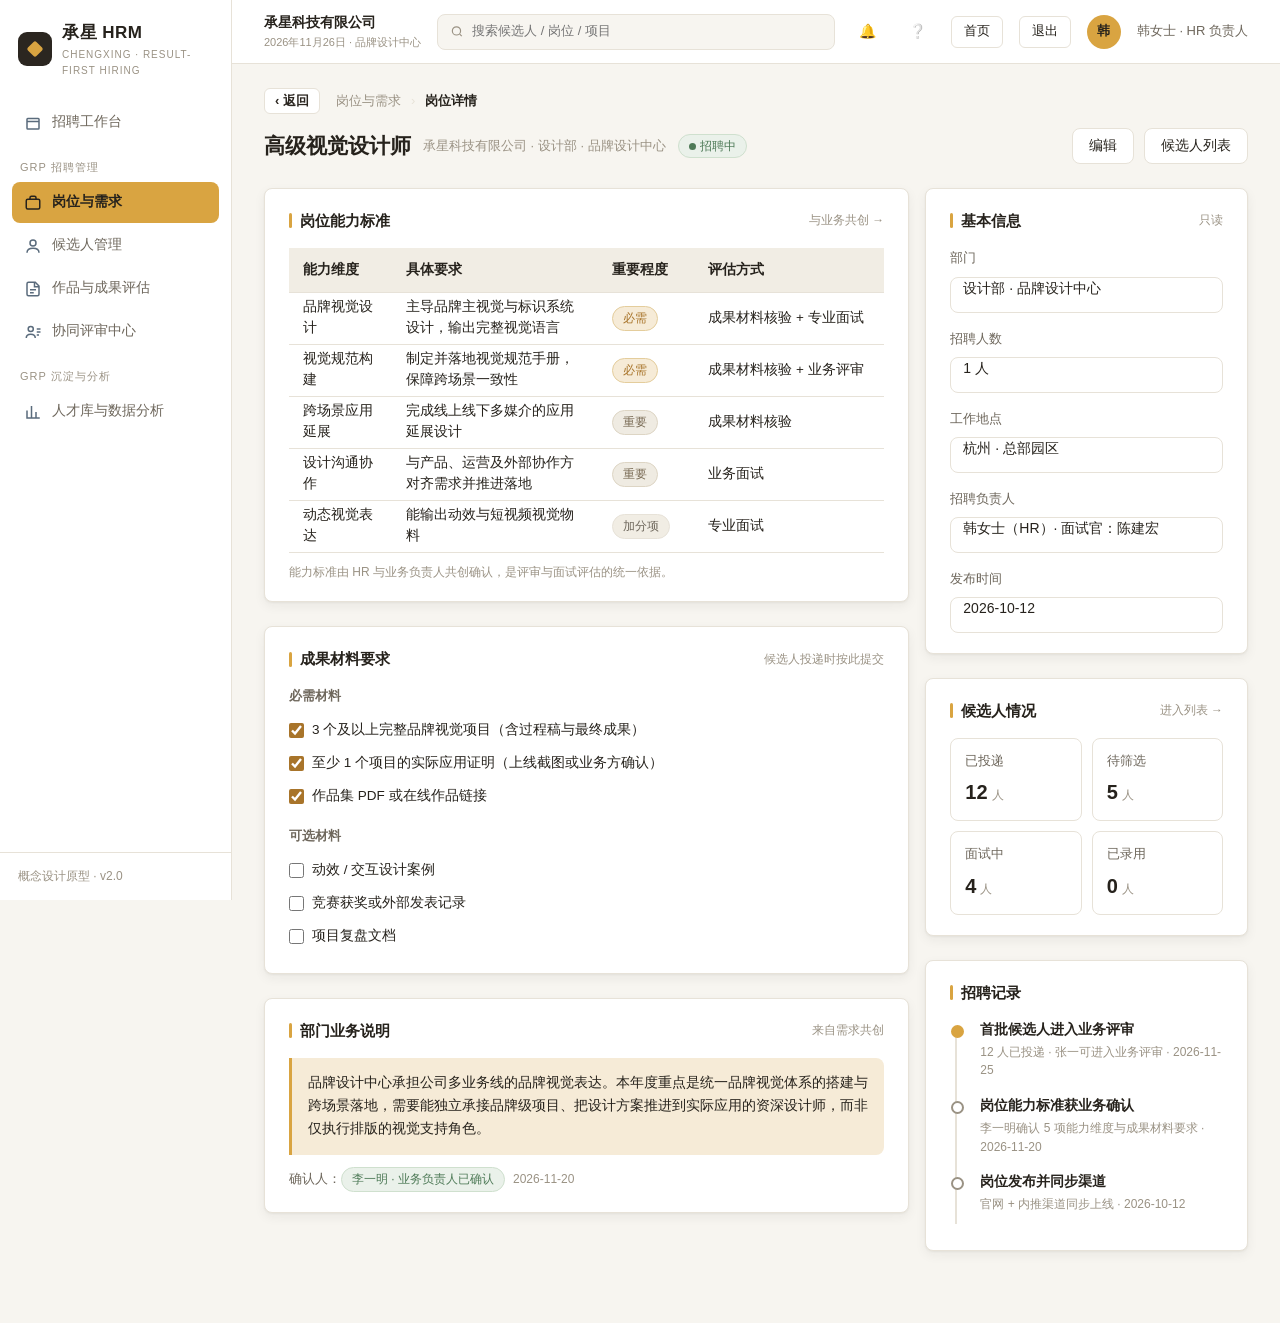
<file: jobdetail.html>
<!DOCTYPE html>
<html lang="zh-CN">
<head>
<meta charset="UTF-8"><title>岗位详情 · 承星 HRM</title>
<meta name="viewport" content="width=device-width,initial-scale=1">
<link rel="stylesheet" href="assets/design.css">
<style>
.quote{border-left:3px solid var(--amber);background:var(--amber-bg);border-radius:0 8px 8px 0;padding:14px 16px;font-size:13.5px;color:var(--deep);line-height:1.7}
.req-group{margin-bottom:14px}
.req-group:last-child{margin-bottom:0}
.req-group .gt{font-size:12.5px;color:var(--gray);margin-bottom:8px;font-weight:600}
.req-group .check{padding:6px 0}
.in-ro{background:var(--line-2);color:var(--gray)}
.mini-stat{box-shadow:none;padding:12px 14px}
.mini-stat .v{font-size:20px}
</style>
</head>
<body data-page="jobdetail">
<div class="app"><div class="main"><div class="wrap">

<div class="crumb" data-crumb></div>
<div class="page-h">
  <h1>高级视觉设计师</h1>
  <span class="sub">承星科技有限公司 · 设计部 · 品牌设计中心</span>
  <span class="tag tag-green"><span class="dot" style="background:var(--green)"></span>招聘中</span>
  <div class="right">
    <button class="btn btn-ghost" onclick="CX.toast('编辑模式（原型演示）：修改岗位基本信息')">编辑</button>
    <a class="btn btn-ghost" href="candidates.html">候选人列表</a>
  </div>
</div>

<div class="grid g-21">
  <div>
    <div class="card">
      <div class="card-h"><h3>岗位能力标准</h3><a class="more" href="standard.html">与业务共创 →</a></div>
      <table class="tb">
        <tr><th>能力维度</th><th>具体要求</th><th style="width:96px">重要程度</th><th style="width:190px">评估方式</th></tr>
        <tr><td>品牌视觉设计</td><td>主导品牌主视觉与标识系统设计，输出完整视觉语言</td><td><span class="tag tag-amber">必需</span></td><td>成果材料核验 + 专业面试</td></tr>
        <tr><td>视觉规范构建</td><td>制定并落地视觉规范手册，保障跨场景一致性</td><td><span class="tag tag-amber">必需</span></td><td>成果材料核验 + 业务评审</td></tr>
        <tr><td>跨场景应用延展</td><td>完成线上线下多媒介的应用延展设计</td><td><span class="tag tag-info">重要</span></td><td>成果材料核验</td></tr>
        <tr><td>设计沟通协作</td><td>与产品、运营及外部协作方对齐需求并推进落地</td><td><span class="tag tag-info">重要</span></td><td>业务面试</td></tr>
        <tr><td>动态视觉表达</td><td>能输出动效与短视频视觉物料</td><td><span class="tag tag-gray">加分项</span></td><td>专业面试</td></tr>
      </table>
      <div style="font-size:12px;color:var(--gray-l);margin-top:10px">能力标准由 HR 与业务负责人共创确认，是评审与面试评估的统一依据。</div>
    </div>

    <div class="card">
      <div class="card-h"><h3>成果材料要求</h3><span class="more">候选人投递时按此提交</span></div>
      <div class="req-group">
        <div class="gt">必需材料</div>
        <label class="check"><input type="checkbox" checked onclick="CX.toast('原型演示：材料要求以岗位能力标准页为准')">3 个及以上完整品牌视觉项目（含过程稿与最终成果）</label>
        <label class="check"><input type="checkbox" checked onclick="CX.toast('原型演示：材料要求以岗位能力标准页为准')">至少 1 个项目的实际应用证明（上线截图或业务方确认）</label>
        <label class="check"><input type="checkbox" checked onclick="CX.toast('原型演示：材料要求以岗位能力标准页为准')">作品集 PDF 或在线作品链接</label>
      </div>
      <div class="req-group">
        <div class="gt">可选材料</div>
        <label class="check"><input type="checkbox" onclick="CX.toast('原型演示：材料要求以岗位能力标准页为准')">动效 / 交互设计案例</label>
        <label class="check"><input type="checkbox" onclick="CX.toast('原型演示：材料要求以岗位能力标准页为准')">竞赛获奖或外部发表记录</label>
        <label class="check"><input type="checkbox" onclick="CX.toast('原型演示：材料要求以岗位能力标准页为准')">项目复盘文档</label>
      </div>
    </div>

    <div class="card">
      <div class="card-h"><h3>部门业务说明</h3><span class="more">来自需求共创</span></div>
      <div class="quote">品牌设计中心承担公司多业务线的品牌视觉表达。本年度重点是统一品牌视觉体系的搭建与跨场景落地，需要能独立承接品牌级项目、把设计方案推进到实际应用的资深设计师，而非仅执行排版的视觉支持角色。</div>
      <div style="margin-top:12px;font-size:13px;color:var(--gray)">确认人：<span class="tag tag-green">李一明 · 业务负责人已确认</span><span style="margin-left:8px;color:var(--gray-l);font-size:12px">2026-11-20</span></div>
    </div>
  </div>

  <div>
    <div class="card">
      <div class="card-h"><h3>基本信息</h3><span class="more">只读</span></div>
      <div class="field"><label>部门</label><div class="in in-ro">设计部 · 品牌设计中心</div></div>
      <div class="field"><label>招聘人数</label><div class="in in-ro">1 人</div></div>
      <div class="field"><label>工作地点</label><div class="in in-ro">杭州 · 总部园区</div></div>
      <div class="field"><label>招聘负责人</label><div class="in in-ro">韩女士（HR）· 面试官：陈建宏</div></div>
      <div class="field" style="margin-bottom:0"><label>发布时间</label><div class="in in-ro">2026-10-12</div></div>
    </div>

    <div class="card">
      <div class="card-h"><h3>候选人情况</h3><a class="more" href="candidates.html">进入列表 →</a></div>
      <div class="grid g2" style="gap:10px">
        <div class="stat mini-stat"><div class="k">已投递</div><div class="v">12<small>人</small></div></div>
        <div class="stat mini-stat"><div class="k">待筛选</div><div class="v">5<small>人</small></div></div>
        <div class="stat mini-stat"><div class="k">面试中</div><div class="v">4<small>人</small></div></div>
        <div class="stat mini-stat"><div class="k">已录用</div><div class="v">0<small>人</small></div></div>
      </div>
    </div>

    <div class="card">
      <div class="card-h"><h3>招聘记录</h3></div>
      <div class="tl">
        <div class="ev on"><div class="h">首批候选人进入业务评审</div><div class="m">12 人已投递 · 张一可进入业务评审 · 2026-11-25</div></div>
        <div class="ev"><div class="h">岗位能力标准获业务确认</div><div class="m">李一明确认 5 项能力维度与成果材料要求 · 2026-11-20</div></div>
        <div class="ev"><div class="h">岗位发布并同步渠道</div><div class="m">官网 + 内推渠道同步上线 · 2026-10-12</div></div>
      </div>
    </div>
  </div>
</div>

</div></div></div>
<script src="assets/shell.js"></script>
</body>
</html>
</file>
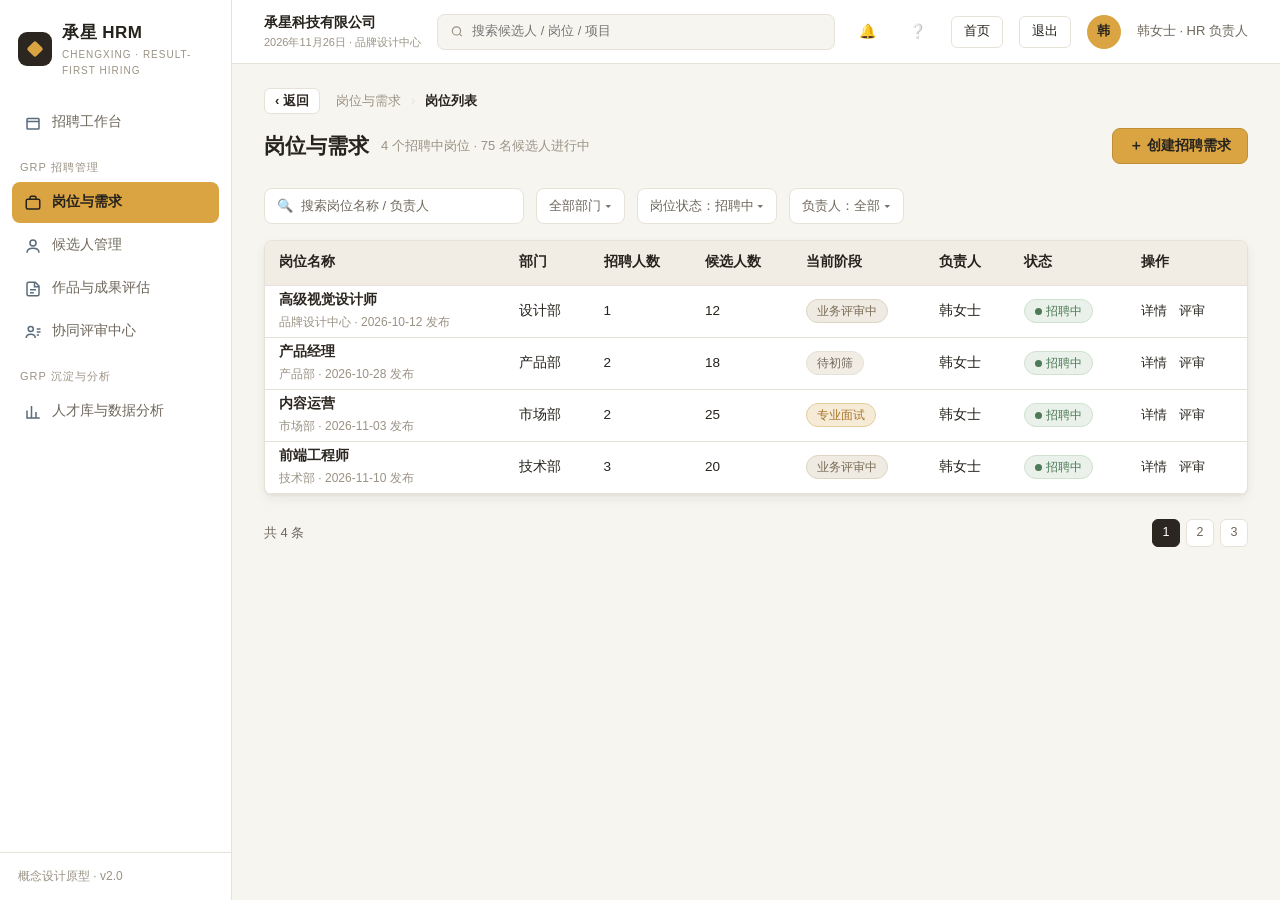
<file: jobs.html>
<!DOCTYPE html>
<html lang="zh-CN">
<head>
<meta charset="UTF-8"><title>岗位与需求 · 承星 HRM</title>
<meta name="viewport" content="width=device-width,initial-scale=1">
<link rel="stylesheet" href="assets/design.css">
<style>
.f-select{cursor:pointer}
.f-select:hover{border-color:var(--ink);color:var(--deep)}
.list-foot{display:flex;align-items:center;gap:12px;font-size:13px;color:var(--gray);margin-top:14px}
.pager{display:flex;gap:6px;margin-left:auto}
.pager .p{min-width:28px;height:28px;border:1px solid var(--line);border-radius:6px;display:flex;align-items:center;justify-content:center;font-size:12.5px;color:var(--gray);cursor:pointer;background:var(--white)}
.pager .p:hover{border-color:var(--ink);color:var(--ink)}
.pager .p.on{background:var(--ink);border-color:var(--ink);color:#fff}
.job-name{font-weight:600;color:var(--deep)}
.job-sub{font-size:12px;color:var(--gray-l);margin-top:2px}
</style>
</head>
<body data-page="jobs">
<div class="app"><div class="main"><div class="wrap">

<div class="crumb" data-crumb></div>
<div class="page-h">
  <h1>岗位与需求</h1>
  <span class="sub">4 个招聘中岗位 · 75 名候选人进行中</span>
  <div class="right">
    <a class="btn btn-pri" href="standard.html">＋ 创建招聘需求</a>
  </div>
</div>

<div class="filters">
  <div class="f-input" style="min-width:260px"><span style="color:var(--gray-l)">🔍</span>搜索岗位名称 / 负责人</div>
  <div class="f-select" onclick="CX.toast('筛选：全部部门（原型演示）')">全部部门 ▾</div>
  <div class="f-select" onclick="CX.toast('筛选：岗位状态（原型演示）')">岗位状态：招聘中 ▾</div>
  <div class="f-select" onclick="CX.toast('筛选：招聘负责人（原型演示）')">负责人：全部 ▾</div>
</div>

<div class="card" style="padding:0;overflow:hidden">
  <table class="tb">
    <tr><th>岗位名称</th><th>部门</th><th class="num">招聘人数</th><th class="num">候选人数</th><th>当前阶段</th><th>负责人</th><th>状态</th><th style="width:120px">操作</th></tr>
    <tr>
      <td><div class="job-name"><a href="jobdetail.html">高级视觉设计师</a></div><div class="job-sub">品牌设计中心 · 2026-10-12 发布</div></td>
      <td>设计部</td><td class="num">1</td><td class="num">12</td>
      <td><span class="tag tag-info">业务评审中</span></td>
      <td>韩女士</td>
      <td><span class="tag tag-green"><span class="dot" style="background:var(--green)"></span>招聘中</span></td>
      <td class="ops"><a href="jobdetail.html">详情</a><a href="review.html">评审</a></td>
    </tr>
    <tr>
      <td><div class="job-name"><a href="jobdetail.html">产品经理</a></div><div class="job-sub">产品部 · 2026-10-28 发布</div></td>
      <td>产品部</td><td class="num">2</td><td class="num">18</td>
      <td><span class="tag tag-gray">待初筛</span></td>
      <td>韩女士</td>
      <td><span class="tag tag-green"><span class="dot" style="background:var(--green)"></span>招聘中</span></td>
      <td class="ops"><a href="jobdetail.html">详情</a><a href="review.html">评审</a></td>
    </tr>
    <tr>
      <td><div class="job-name"><a href="jobdetail.html">内容运营</a></div><div class="job-sub">市场部 · 2026-11-03 发布</div></td>
      <td>市场部</td><td class="num">2</td><td class="num">25</td>
      <td><span class="tag tag-amber">专业面试</span></td>
      <td>韩女士</td>
      <td><span class="tag tag-green"><span class="dot" style="background:var(--green)"></span>招聘中</span></td>
      <td class="ops"><a href="jobdetail.html">详情</a><a href="review.html">评审</a></td>
    </tr>
    <tr>
      <td><div class="job-name"><a href="jobdetail.html">前端工程师</a></div><div class="job-sub">技术部 · 2026-11-10 发布</div></td>
      <td>技术部</td><td class="num">3</td><td class="num">20</td>
      <td><span class="tag tag-info">业务评审中</span></td>
      <td>韩女士</td>
      <td><span class="tag tag-green"><span class="dot" style="background:var(--green)"></span>招聘中</span></td>
      <td class="ops"><a href="jobdetail.html">详情</a><a href="review.html">评审</a></td>
    </tr>
  </table>
</div>

<div class="list-foot">
  共 4 条
  <div class="pager">
    <span class="p on">1</span>
    <span class="p" onclick="CX.toast('原型演示：仅提供第 1 页数据')">2</span>
    <span class="p" onclick="CX.toast('原型演示：仅提供第 1 页数据')">3</span>
  </div>
</div>

</div></div></div>
<script src="assets/shell.js"></script>
</body>
</html>
</file>
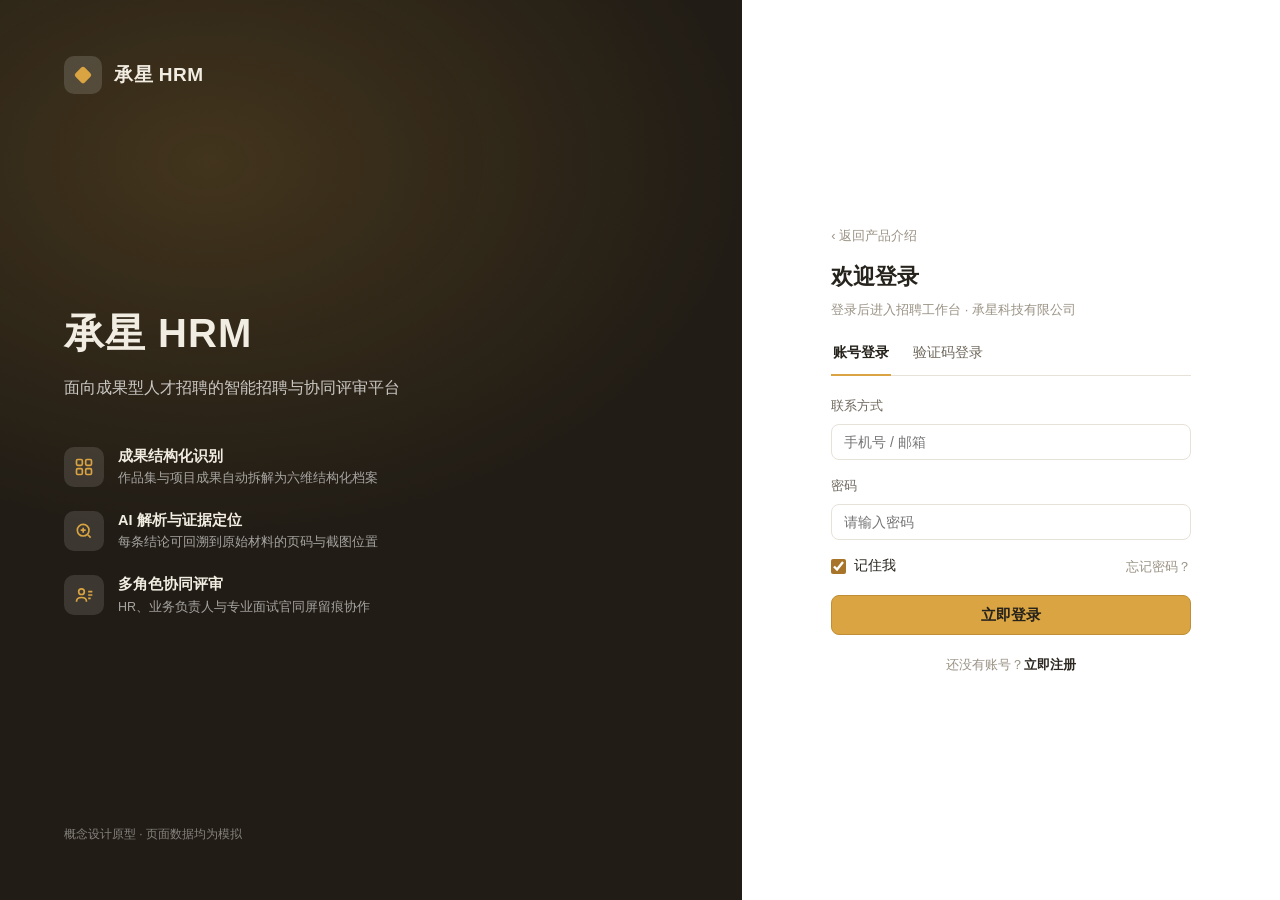
<file: login.html>
<!DOCTYPE html>
<html lang="zh-CN">
<head>
<meta charset="UTF-8"><title>登录 · 承星 HRM</title>
<meta name="viewport" content="width=device-width,initial-scale=1">
<link rel="stylesheet" href="assets/design.css">
<style>
/* ===== 页面内补充：全屏左右分栏 ===== */
.login{display:flex;min-height:100vh}
.login-l{width:58%;background:radial-gradient(900px 620px at 28% 18%,rgba(217,164,65,.18),transparent 60%),#211C15;color:#F2EDE2;padding:56px 64px;display:flex;flex-direction:column;position:relative;overflow:hidden}
.l-logo{display:flex;align-items:center;gap:12px}
.l-mark{width:38px;height:38px;border-radius:10px;background:rgba(255,255,255,.14);position:relative;flex:none}
.l-mark::after{content:"";position:absolute;left:50%;top:50%;width:13px;height:13px;transform:translate(-50%,-50%) rotate(45deg);background:var(--amber);border-radius:2.5px}
.l-logo b{font-size:19px;letter-spacing:.5px}
.l-hero{flex:1;display:flex;flex-direction:column;justify-content:center;max-width:520px}
.l-hero h1{font-size:40px;font-weight:800;letter-spacing:1px}
.l-hero .l-sub{font-size:16px;color:rgba(255,255,255,.75);margin-top:12px}
.l-feats{margin-top:44px;display:flex;flex-direction:column;gap:20px}
.l-feat{display:flex;align-items:center;gap:14px}
.l-ic{width:40px;height:40px;border-radius:10px;background:rgba(255,255,255,.12);display:flex;align-items:center;justify-content:center;flex:none}
.l-ic svg{width:20px;height:20px}
.l-feat b{font-size:14.5px;display:block}
.l-feat span{font-size:12.5px;color:rgba(255,255,255,.6)}
.l-foot{font-size:12px;color:rgba(255,255,255,.45)}
.login-r{flex:1;background:var(--white);display:flex;align-items:center;justify-content:center;padding:32px}
.lform{width:100%;max-width:360px}
.lform h2{font-size:22px;color:var(--deep)}
.lform .tip{font-size:13px;color:var(--gray-l);margin:6px 0 22px}
.ltabs{display:flex;gap:20px;border-bottom:1px solid var(--line);margin-bottom:20px}
.ltab{padding:0 2px 10px;font-size:14px;color:var(--gray);cursor:pointer;border-bottom:2px solid transparent;margin-bottom:-1px;user-select:none}
.ltab.on{color:var(--deep);border-bottom-color:var(--amber);font-weight:700}
.lrow{display:flex;justify-content:space-between;align-items:center;margin:2px 0 18px;font-size:13px}
.lrow a{color:var(--gray-l)}
.lrow a:hover{color:var(--ink)}
.l-reg{text-align:center;font-size:13px;color:var(--gray-l);margin-top:20px}
.l-reg a{color:var(--ink);font-weight:600}
@media (max-width:900px){.login-l{display:none}.login-r{background:var(--bg)}}
</style>
</head>
<body>

<div class="login">
  <!-- 左：品牌区 -->
  <div class="login-l">
    <div class="l-logo"><div class="l-mark"></div><b>承星 HRM</b></div>
    <div class="l-hero">
      <h1>承星 HRM</h1>
      <div class="l-sub">面向成果型人才招聘的智能招聘与协同评审平台</div>
      <div class="l-feats">
        <div class="l-feat">
          <div class="l-ic"><svg viewBox="0 0 24 24" fill="none" stroke="#D9A441" stroke-width="2"><rect x="3" y="3" width="7" height="7" rx="1.5"/><rect x="14" y="3" width="7" height="7" rx="1.5"/><rect x="3" y="14" width="7" height="7" rx="1.5"/><rect x="14" y="14" width="7" height="7" rx="1.5"/></svg></div>
          <div><b>成果结构化识别</b><span>作品集与项目成果自动拆解为六维结构化档案</span></div>
        </div>
        <div class="l-feat">
          <div class="l-ic"><svg viewBox="0 0 24 24" fill="none" stroke="#D9A441" stroke-width="2"><circle cx="11" cy="11" r="7"/><path d="m20 20-3.5-3.5"/><path d="M11 8v6M8 11h6"/></svg></div>
          <div><b>AI 解析与证据定位</b><span>每条结论可回溯到原始材料的页码与截图位置</span></div>
        </div>
        <div class="l-feat">
          <div class="l-ic"><svg viewBox="0 0 24 24" fill="none" stroke="#D9A441" stroke-width="2"><circle cx="9" cy="8" r="3.4"/><path d="M3 20c0-3.4 2.7-5 6-5s6 1.6 6 5"/><path d="M17 8h5M17 12h5M17 16h3"/></svg></div>
          <div><b>多角色协同评审</b><span>HR、业务负责人与专业面试官同屏留痕协作</span></div>
        </div>
      </div>
    </div>
    <div class="l-foot">概念设计原型 · 页面数据均为模拟</div>
  </div>

  <!-- 右：登录表单 -->
  <div class="login-r">
    <div class="lform">
      <a href="index.html" style="font-size:13px;color:var(--gray-l);display:inline-block;margin-bottom:14px">‹ 返回产品介绍</a>
      <h2>欢迎登录</h2>
      <div class="tip">登录后进入招聘工作台 · 承星科技有限公司</div>
      <div class="ltabs">
        <span class="ltab on" id="tab-pwd" onclick="loginTab('pwd')">账号登录</span>
        <span class="ltab" id="tab-sms" onclick="loginTab('sms')">验证码登录</span>
      </div>
      <div class="field"><label>联系方式</label><input class="in" placeholder="手机号 / 邮箱"></div>
      <div class="field" id="f-pwd"><label>密码</label><input class="in" type="password" placeholder="请输入密码"></div>
      <div class="field" id="f-sms" style="display:none">
        <label>验证码</label>
        <div style="display:flex;gap:8px">
          <input class="in" placeholder="6 位验证码" style="flex:1">
          <button class="btn btn-ghost" style="white-space:nowrap" onclick="CX.toast('验证码已发送（原型演示）')">获取验证码</button>
        </div>
      </div>
      <div class="lrow">
        <label class="check"><input type="checkbox" checked>记住我</label>
        <a href="#" onclick="CX.toast('重置链接已发送（原型演示）');return false">忘记密码？</a>
      </div>
      <button class="btn btn-pri btn-lg" style="width:100%;justify-content:center" onclick="CX.toast('登录中…（原型演示）');setTimeout(function(){location.href='workbench.html'},900)">立即登录</button>
      <div class="l-reg">还没有账号？<a href="candidate-submit.html">立即注册</a></div>
    </div>
  </div>
</div>

<script src="assets/shell.js"></script>
<script>
function loginTab(m){
  var pwd = m === 'pwd';
  document.getElementById('tab-pwd').classList.toggle('on', pwd);
  document.getElementById('tab-sms').classList.toggle('on', !pwd);
  document.getElementById('f-pwd').style.display = pwd ? '' : 'none';
  document.getElementById('f-sms').style.display = pwd ? 'none' : '';
  CX.toast(pwd ? '已切换：账号密码登录' : '已切换：手机验证码登录');
}
</script>
</body>
</html>
</file>
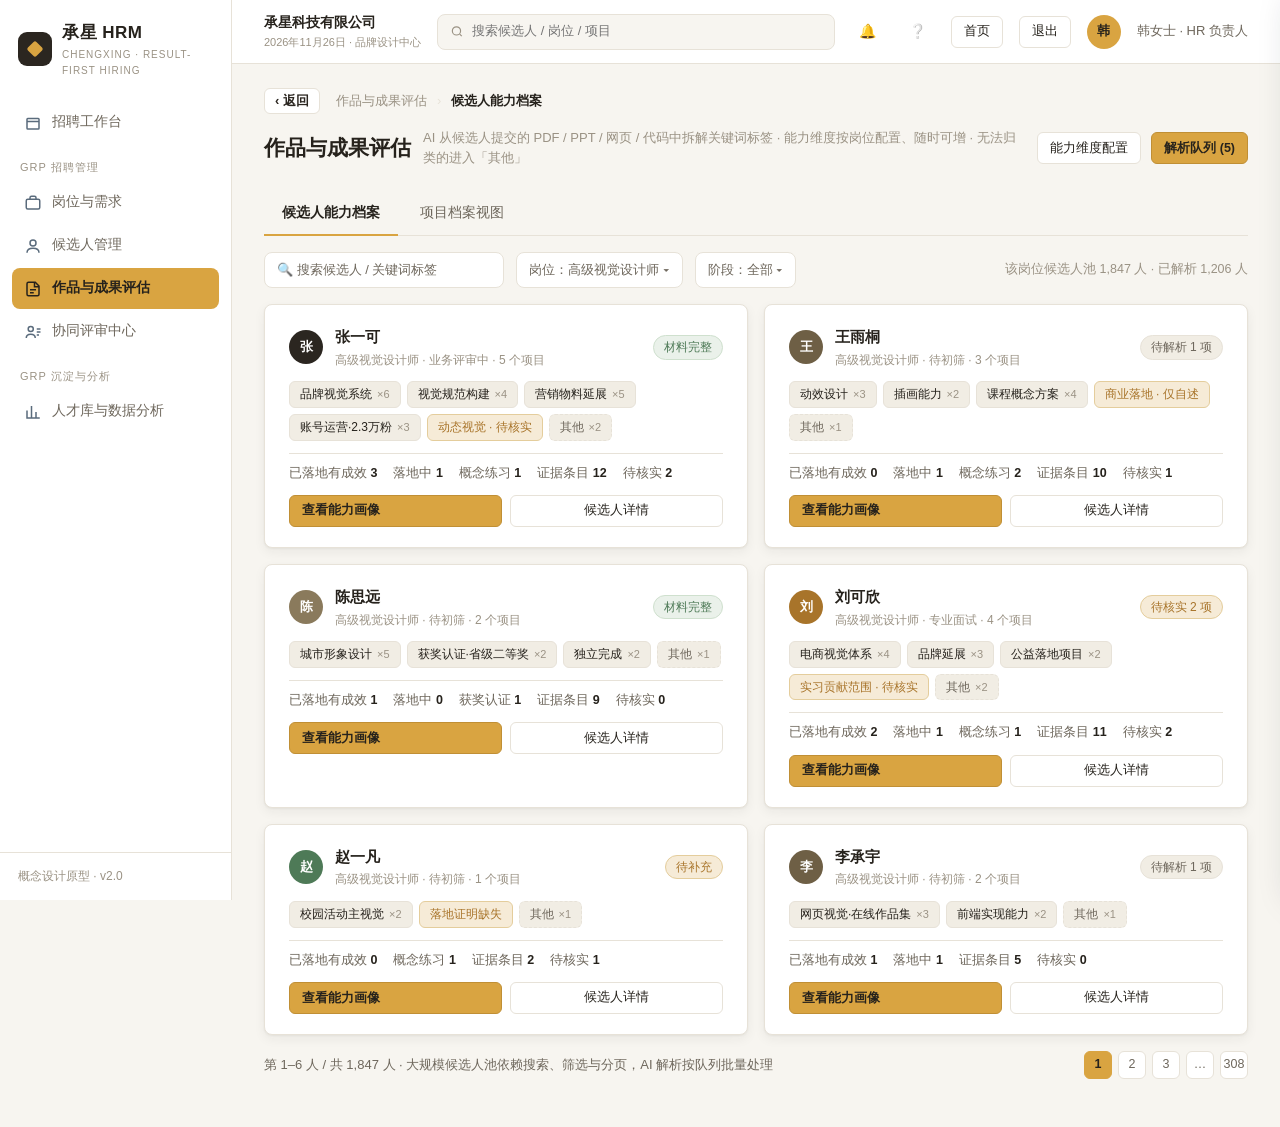
<file: outcomes.html>
<!DOCTYPE html>
<html lang="zh-CN">
<head>
<meta charset="UTF-8"><title>作品与成果评估 · 承星 HRM</title>
<meta name="viewport" content="width=device-width,initial-scale=1">
<link rel="stylesheet" href="assets/design.css">
<style>
.f-select{cursor:pointer}.f-select:hover{border-color:var(--amber-deep);color:var(--deep)}
.tabs{display:flex;gap:4px;border-bottom:1px solid var(--line);margin-bottom:16px}
.tab-btn{padding:10px 18px;font-size:14px;color:var(--gray);cursor:pointer;border-bottom:2px solid transparent;margin-bottom:-1px;user-select:none}
.tab-btn.on{color:var(--deep);border-bottom-color:var(--amber);font-weight:700}
/* 候选人能力卡 */
.pc{display:flex;flex-direction:column;gap:12px;margin-bottom:0;transition:border-color .15s}
.pc:hover{border-color:var(--amber-deep)}
.pc .hd{display:flex;align-items:center;gap:12px}
.pc .nm b{font-size:15px;color:var(--deep)}
.pc .nm .sub{font-size:12px;color:var(--gray-l);margin-top:2px}
.pc .hd .tag{margin-left:auto}
.kw-row{display:flex;flex-wrap:wrap;gap:6px}
.kw{display:inline-flex;align-items:center;gap:5px;background:var(--line-2);border:1px solid var(--line);border-radius:6px;padding:3px 10px;font-size:12px;color:var(--deep)}
.kw i{font-style:normal;color:var(--gray-l);font-size:11px}
.kw.verify{background:var(--amber-bg);border-color:var(--amber-line);color:var(--amber-deep)}
.kw.other{border-style:dashed;color:var(--gray)}
.pc .stat-line{display:flex;gap:16px;font-size:12.5px;color:var(--gray);border-top:1px solid var(--line);padding-top:10px}
.pc .stat-line b{color:var(--deep);font-variant-numeric:tabular-nums}
.pc .ops{display:flex;gap:8px}
/* 档案视图 */
.proj{margin-bottom:0;display:flex;flex-direction:column;transition:border-color .15s}
.proj:hover{border-color:var(--amber-deep)}
.proj .hd{display:flex;align-items:flex-start;gap:10px}
.proj .hd b{font-size:14.5px;color:var(--deep)}
.proj .hd .who2{font-size:12px;color:var(--gray-l);margin-top:2px}
.proj .tags{display:flex;gap:6px;flex-wrap:wrap;margin-top:10px}
.proj .meta{font-size:12px;color:var(--gray-l);margin-top:10px}
.proj .ops{display:flex;gap:8px;margin-top:12px}
.proj .ops a{flex:1;text-align:center;border:1px solid var(--line);border-radius:6px;padding:6px 0;font-size:12.5px;color:var(--deep)}
.proj .ops a:hover{border-color:var(--amber-deep);color:var(--amber-deep)}
/* 维度配置 */
.dim-row{display:flex;align-items:center;gap:10px;border:1px solid var(--line);border-radius:8px;padding:10px 14px;margin-bottom:8px;background:var(--white)}
.dim-row b{font-size:13.5px;color:var(--deep)}
.dim-row .ops{margin-left:auto;display:flex;gap:10px;font-size:12.5px;color:var(--gray)}
.dim-row .ops a{cursor:pointer}
.dim-row .ops a:hover{color:var(--amber-deep)}
.list-foot{display:flex;align-items:center;gap:12px;font-size:13px;color:var(--gray);margin-top:16px}
.pager{display:flex;gap:6px;margin-left:auto}
.pager .p{min-width:28px;height:28px;border:1px solid var(--line);border-radius:6px;display:flex;align-items:center;justify-content:center;font-size:12.5px;color:var(--gray);cursor:pointer;background:var(--white)}
.pager .p.on{background:var(--amber);border-color:var(--amber);color:#26221C;font-weight:700}
</style>
</head>
<body data-page="outcomes">
<div class="app"><div class="main"><div class="wrap">

<div class="crumb" data-crumb></div>
<div class="page-h">
  <h1>作品与成果评估</h1>
  <div class="sub">AI 从候选人提交的 PDF / PPT / 网页 / 代码中拆解关键词标签 · 能力维度按岗位配置、随时可增 · 无法归类的进入「其他」</div>
  <div class="right">
    <button class="btn btn-ghost btn-sm" onclick="CX.openModal('dimModal')">能力维度配置</button>
    <button class="btn btn-pri btn-sm" onclick="CX.toast('批量解析队列：3 份材料解析中，2 份待确认')">解析队列 (5)</button>
  </div>
</div>

<div class="tabs">
  <span class="tab-btn on" onclick="CX.tab(this,'pc')">候选人能力档案</span>
  <span class="tab-btn" onclick="CX.tab(this,'ar')">项目档案视图</span>
</div>

<!-- ===== 视图一：候选人能力档案 ===== -->
<div data-tabpane="pc">
  <div class="filters">
    <div class="f-input" style="min-width:240px">🔍 搜索候选人 / 关键词标签</div>
    <div class="f-select" onclick="CX.toast('能力维度按岗位独立配置（原型演示）')">岗位：高级视觉设计师 ▾</div>
    <div class="f-select" onclick="CX.toast('筛选：招聘阶段（原型演示）')">阶段：全部 ▾</div>
    <span style="font-size:12.5px;color:var(--gray-l);margin-left:auto">该岗位候选人池 1,847 人 · 已解析 1,206 人</span>
  </div>
  <div class="grid g2">
    <div class="card pc">
      <div class="hd"><span class="ava ava-1">张</span><div class="nm"><b>张一可</b><div class="sub">高级视觉设计师 · 业务评审中 · 5 个项目</div></div><span class="tag tag-green">材料完整</span></div>
      <div class="kw-row"><span class="kw">品牌视觉系统 <i>×6</i></span><span class="kw">视觉规范构建 <i>×4</i></span><span class="kw">营销物料延展 <i>×5</i></span><span class="kw">账号运营·2.3万粉 <i>×3</i></span><span class="kw verify">动态视觉 · 待核实</span><span class="kw other">其他 <i>×2</i></span></div>
      <div class="stat-line"><span>已落地有成效 <b>3</b></span><span>落地中 <b>1</b></span><span>概念练习 <b>1</b></span><span>证据条目 <b>12</b></span><span>待核实 <b>2</b></span></div>
      <div class="ops"><button class="btn btn-pri btn-sm" style="flex:1" onclick="prof('张一可')">查看能力画像</button><a class="btn btn-ghost btn-sm" href="canddetail.html" style="flex:1;justify-content:center">候选人详情</a></div>
    </div>
    <div class="card pc">
      <div class="hd"><span class="ava ava-2">王</span><div class="nm"><b>王雨桐</b><div class="sub">高级视觉设计师 · 待初筛 · 3 个项目</div></div><span class="tag tag-gray">待解析 1 项</span></div>
      <div class="kw-row"><span class="kw">动效设计 <i>×3</i></span><span class="kw">插画能力 <i>×2</i></span><span class="kw">课程概念方案 <i>×4</i></span><span class="kw verify">商业落地 · 仅自述</span><span class="kw other">其他 <i>×1</i></span></div>
      <div class="stat-line"><span>已落地有成效 <b>0</b></span><span>落地中 <b>1</b></span><span>概念练习 <b>2</b></span><span>证据条目 <b>10</b></span><span>待核实 <b>1</b></span></div>
      <div class="ops"><button class="btn btn-pri btn-sm" style="flex:1" onclick="prof('王雨桐')">查看能力画像</button><a class="btn btn-ghost btn-sm" href="canddetail.html" style="flex:1;justify-content:center">候选人详情</a></div>
    </div>
    <div class="card pc">
      <div class="hd"><span class="ava ava-3">陈</span><div class="nm"><b>陈思远</b><div class="sub">高级视觉设计师 · 待初筛 · 2 个项目</div></div><span class="tag tag-green">材料完整</span></div>
      <div class="kw-row"><span class="kw">城市形象设计 <i>×5</i></span><span class="kw">获奖认证·省级二等奖 <i>×2</i></span><span class="kw">独立完成 <i>×2</i></span><span class="kw other">其他 <i>×1</i></span></div>
      <div class="stat-line"><span>已落地有成效 <b>1</b></span><span>落地中 <b>0</b></span><span>获奖认证 <b>1</b></span><span>证据条目 <b>9</b></span><span>待核实 <b>0</b></span></div>
      <div class="ops"><button class="btn btn-pri btn-sm" style="flex:1" onclick="prof('陈思远')">查看能力画像</button><a class="btn btn-ghost btn-sm" href="canddetail.html" style="flex:1;justify-content:center">候选人详情</a></div>
    </div>
    <div class="card pc">
      <div class="hd"><span class="ava ava-4">刘</span><div class="nm"><b>刘可欣</b><div class="sub">高级视觉设计师 · 专业面试 · 4 个项目</div></div><span class="tag tag-amber">待核实 2 项</span></div>
      <div class="kw-row"><span class="kw">电商视觉体系 <i>×4</i></span><span class="kw">品牌延展 <i>×3</i></span><span class="kw">公益落地项目 <i>×2</i></span><span class="kw verify">实习贡献范围 · 待核实</span><span class="kw other">其他 <i>×2</i></span></div>
      <div class="stat-line"><span>已落地有成效 <b>2</b></span><span>落地中 <b>1</b></span><span>概念练习 <b>1</b></span><span>证据条目 <b>11</b></span><span>待核实 <b>2</b></span></div>
      <div class="ops"><button class="btn btn-pri btn-sm" style="flex:1" onclick="prof('刘可欣')">查看能力画像</button><a class="btn btn-ghost btn-sm" href="canddetail.html" style="flex:1;justify-content:center">候选人详情</a></div>
    </div>
    <div class="card pc">
      <div class="hd"><span class="ava ava-5">赵</span><div class="nm"><b>赵一凡</b><div class="sub">高级视觉设计师 · 待初筛 · 1 个项目</div></div><span class="tag tag-amber">待补充</span></div>
      <div class="kw-row"><span class="kw">校园活动主视觉 <i>×2</i></span><span class="kw verify">落地证明缺失</span><span class="kw other">其他 <i>×1</i></span></div>
      <div class="stat-line"><span>已落地有成效 <b>0</b></span><span>概念练习 <b>1</b></span><span>证据条目 <b>2</b></span><span>待核实 <b>1</b></span></div>
      <div class="ops"><button class="btn btn-pri btn-sm" style="flex:1" onclick="prof('赵一凡')">查看能力画像</button><a class="btn btn-ghost btn-sm" href="canddetail.html" style="flex:1;justify-content:center">候选人详情</a></div>
    </div>
    <div class="card pc">
      <div class="hd"><span class="ava ava-2">李</span><div class="nm"><b>李承宇</b><div class="sub">高级视觉设计师 · 待初筛 · 2 个项目</div></div><span class="tag tag-gray">待解析 1 项</span></div>
      <div class="kw-row"><span class="kw">网页视觉·在线作品集 <i>×3</i></span><span class="kw">前端实现能力 <i>×2</i></span><span class="kw other">其他 <i>×1</i></span></div>
      <div class="stat-line"><span>已落地有成效 <b>1</b></span><span>落地中 <b>1</b></span><span>证据条目 <b>5</b></span><span>待核实 <b>0</b></span></div>
      <div class="ops"><button class="btn btn-pri btn-sm" style="flex:1" onclick="prof('李承宇')">查看能力画像</button><a class="btn btn-ghost btn-sm" href="canddetail.html" style="flex:1;justify-content:center">候选人详情</a></div>
    </div>
  </div>
  <div class="list-foot">
    第 1–6 人 / 共 1,847 人 · 大规模候选人池依赖搜索、筛选与分页，AI 解析按队列批量处理
    <div class="pager"><span class="p on">1</span><span class="p" onclick="CX.toast('原型演示：仅提供第 1 页数据')">2</span><span class="p" onclick="CX.toast('原型演示：仅提供第 1 页数据')">3</span><span class="p">…</span><span class="p">308</span></div>
  </div>
</div>

<!-- ===== 视图二：项目档案 ===== -->
<div data-tabpane="ar" style="display:none">
  <div class="filters" data-chipgroup data-filter="src">
    <div class="f-input" style="width:220px">🔍 搜索项目 / 关键词</div>
    <span class="chip on" data-val="all" onclick="CX.chips(this)">全部</span>
    <span class="chip" data-val="work" onclick="CX.chips(this)">企业工作</span>
    <span class="chip" data-val="intern" onclick="CX.chips(this)">企业实习</span>
    <span class="chip" data-val="biz" onclick="CX.chips(this)">个人商业实践</span>
    <span class="chip" data-val="own" onclick="CX.chips(this)">个人自主创作</span>
    <span class="chip" data-val="course" onclick="CX.chips(this)">课程与概念</span>
    <span class="chip" data-val="contest" onclick="CX.chips(this)">竞赛获奖</span>
    <span class="chip" data-val="other" onclick="CX.chips(this)">其他</span>
  </div>
  <div class="grid g3">
    <div class="card proj" data-row-src="work"><div class="hd"><div><b>某品牌视觉升级</b><div class="who2">张一可 · 高级视觉设计师</div></div><span class="tag tag-green" style="margin-left:auto">已解析</span></div><div class="tags"><span class="tag">企业工作项目</span><span class="tag">团队协作</span><span class="tag tag-green">已落地有成效</span></div><div class="meta">12 条证据 · 作品集 PDF 50 页 · 更新于 2026-11-25</div><div class="ops"><a href="evidence.html">详情</a><a href="aireport.html">AI 报告</a></div></div>
    <div class="card proj" data-row-src="biz"><div class="hd"><div><b>文创周边视觉延展</b><div class="who2">张一可 · 高级视觉设计师</div></div><span class="tag tag-green" style="margin-left:auto">已解析</span></div><div class="tags"><span class="tag">个人商业实践</span><span class="tag">独立完成</span><span class="tag tag-green">已落地有成效</span></div><div class="meta">8 条证据 · 作品集 PDF 22 页 · 更新于 2026-11-23</div><div class="ops"><a href="evidence.html">详情</a><a href="aireport.html">AI 报告</a></div></div>
    <div class="card proj" data-row-src="course"><div class="hd"><div><b>品牌 App 改版课程项目</b><div class="who2">王雨桐 · 高级视觉设计师</div></div><span class="tag tag-gray" style="margin-left:auto">待解析</span></div><div class="tags"><span class="tag">课程与概念作品</span><span class="tag">团队协作</span><span class="tag tag-gray">概念练习</span></div><div class="meta">4 条证据 · PDF 18 页 · 材料接收于 2026-11-24</div><div class="ops"><a href="evidence.html">详情</a><a href="aireport.html">AI 报告</a></div></div>
    <div class="card proj" data-row-src="own"><div class="hd"><div><b>国潮系列视觉实验</b><div class="who2">王雨桐 · 高级视觉设计师</div></div><span class="tag tag-green" style="margin-left:auto">已解析</span></div><div class="tags"><span class="tag">个人自主创作</span><span class="tag">独立完成</span><span class="tag tag-gray">概念练习</span></div><div class="meta">6 条证据 · 图片 ×24 · 更新于 2026-11-24</div><div class="ops"><a href="evidence.html">详情</a><a href="aireport.html">AI 报告</a></div></div>
    <div class="card proj" data-row-src="contest"><div class="hd"><div><b>城市形象海报系列</b><div class="who2">陈思远 · 高级视觉设计师</div></div><span class="tag tag-green" style="margin-left:auto">已解析</span></div><div class="tags"><span class="tag">竞赛与获奖作品</span><span class="tag">独立完成</span><span class="tag tag-amber">省级二等奖</span></div><div class="meta">9 条证据 · 获奖证书已上传 · 更新于 2026-11-22</div><div class="ops"><a href="evidence.html">详情</a><a href="aireport.html">AI 报告</a></div></div>
    <div class="card proj" data-row-src="intern"><div class="hd"><div><b>电商详情页视觉体系</b><div class="who2">刘可欣 · 高级视觉设计师</div></div><span class="tag tag-green" style="margin-left:auto">已解析</span></div><div class="tags"><span class="tag">企业实习项目</span><span class="tag">团队协作</span><span class="tag">落地中</span></div><div class="meta">7 条证据 · 作品集 PDF 31 页 · 更新于 2026-11-26</div><div class="ops"><a href="evidence.html">详情</a><a href="aireport.html">AI 报告</a></div></div>
    <div class="card proj" data-row-src="own"><div class="hd"><div><b>公益视觉传达项目</b><div class="who2">刘可欣 · 高级视觉设计师</div></div><span class="tag tag-amber" style="margin-left:auto">待核实</span></div><div class="tags"><span class="tag">个人自主创作</span><span class="tag">独立完成</span><span class="tag tag-green">已落地有成效</span></div><div class="meta">5 条证据 · 落地证明待补充 · 更新于 2026-11-26</div><div class="ops"><a href="evidence.html">详情</a><a href="aireport.html">AI 报告</a></div></div>
    <div class="card proj" data-row-src="other"><div class="hd"><div><b>个人网页设计作品站</b><div class="who2">李承宇 · 高级视觉设计师</div></div><span class="tag tag-green" style="margin-left:auto">已解析</span></div><div class="tags"><span class="tag" style="border-style:dashed">其他 · 无法归类</span><span class="tag">独立完成</span><span class="tag tag-green">已落地有成效</span></div><div class="meta">5 条证据 · 在线网页链接 · 更新于 2026-11-21</div><div class="ops"><a href="evidence.html">详情</a><a href="aireport.html">AI 报告</a></div></div>
  </div>
  <div style="font-size:12.5px;color:var(--gray-l);margin-top:4px">来源、落地状态、参与方式、核实状态可组合筛选；无法归入既有来源的项目进入「其他」，不强行分类、不丢弃。</div>
</div>

<!-- ===== 能力维度配置弹窗 ===== -->
<div class="modal" id="dimModal">
  <div class="hd"><h3>能力维度配置 · 高级视觉设计师</h3><span class="x" onclick="CX.closeModal('dimModal')">✕</span></div>
  <div class="bd">
    <div style="font-size:12.5px;color:var(--gray);margin-bottom:12px">每个岗位独立维护能力维度；AI 拆解的关键词标签自动归入维度，归不进的进入「其他」。不同岗位（后端/产品/运营…）使用各自维度，互不混用。</div>
    <div class="dim-row"><b>品牌视觉设计</b><span class="tag tag-amber">核心</span><span style="font-size:12px;color:var(--gray-l)">31 人有关联证据</span><div class="ops"><a onclick="CX.toast('编辑维度（原型演示）')">编辑</a><a onclick="CX.toast('维度删除后标签进入「其他」')">删除</a></div></div>
    <div class="dim-row"><b>视觉规范构建</b><span class="tag tag-amber">核心</span><span style="font-size:12px;color:var(--gray-l)">24 人有关联证据</span><div class="ops"><a onclick="CX.toast('编辑维度（原型演示）')">编辑</a><a onclick="CX.toast('维度删除后标签进入「其他」')">删除</a></div></div>
    <div class="dim-row"><b>项目执行落地</b><span class="tag">重要</span><span style="font-size:12px;color:var(--gray-l)">28 人有关联证据</span><div class="ops"><a onclick="CX.toast('编辑维度（原型演示）')">编辑</a><a onclick="CX.toast('维度删除后标签进入「其他」')">删除</a></div></div>
    <div class="dim-row"><b>动态视觉表达</b><span class="tag">重要</span><span style="font-size:12px;color:var(--gray-l)">17 人有关联证据</span><div class="ops"><a onclick="CX.toast('编辑维度（原型演示）')">编辑</a><a onclick="CX.toast('维度删除后标签进入「其他」')">删除</a></div></div>
    <div class="dim-row"><b>跨部门协作</b><span class="tag tag-gray">一般</span><span style="font-size:12px;color:var(--gray-l)">21 人有关联证据</span><div class="ops"><a onclick="CX.toast('编辑维度（原型演示）')">编辑</a><a onclick="CX.toast('维度删除后标签进入「其他」')">删除</a></div></div>
    <div class="dim-row" style="border-style:dashed"><b>其他 / 无法分类</b><span class="tag tag-gray">系统兜底 · 不可删除</span><span style="font-size:12px;color:var(--gray-l)">43 条标签</span></div>
    <div style="display:flex;gap:8px;margin-top:12px">
      <input class="in" placeholder="新增能力维度，如：3D 视觉能力" style="flex:1;height:36px;border:1px solid var(--line);border-radius:8px;padding:0 12px;font:inherit">
      <button class="btn btn-pri btn-sm" onclick="CX.toast('已新增维度，后续解析标签自动归类')">添加</button>
    </div>
  </div>
  <div class="ft"><button class="btn btn-ghost" onclick="CX.closeModal('dimModal')">关闭</button></div>
</div>

<!-- ===== 候选人画像抽屉 ===== -->
<div class="drawer" id="profDrawer">
  <div class="hd"><span class="ava ava-1" id="pdAva">张</span><h3 id="pdName">张一可 · 能力画像</h3><span class="x" onclick="CX.closeDrawer('profDrawer')">✕</span></div>
  <div class="bd">
    <div style="font-size:12px;color:var(--gray-l);margin-bottom:6px">应聘 高级视觉设计师 · 5 个项目 · 12 条证据 · 2 项待核实</div>
    <div style="font-size:13px;font-weight:700;color:var(--deep);margin:10px 0 4px">AI 关键词标签（按能力维度归类）</div>
    <div class="kw-row" style="margin-bottom:14px">
      <span class="kw">品牌视觉系统 <i>×6 · 4 项已落地</i></span>
      <span class="kw">视觉规范构建 <i>×4 · 手册 15–24 页</i></span>
      <span class="kw">营销物料延展 <i>×5 · 已实际应用</i></span>
      <span class="kw">账号运营 <i>×3 · 2.3 万粉</i></span>
      <span class="kw verify">动态视觉 · 待核实</span>
      <span class="kw other">其他 <i>×2</i></span>
    </div>
    <div style="font-size:13px;font-weight:700;color:var(--deep);margin:14px 0 8px">项目与实践经历</div>
    <div class="prow" style="display:flex;align-items:center;gap:10px;border:1px solid var(--line);border-radius:8px;padding:10px 14px;margin-bottom:10px"><div style="flex:1"><b style="font-size:13.5px;color:var(--deep);display:block">某品牌视觉升级</b><span style="font-size:12px;color:var(--gray-l)">企业工作项目 · 团队协作 · 规范手册与物料延展</span></div><span class="tag tag-green">已落地有成效</span><a class="btn btn-ghost btn-sm" href="evidence.html">证据</a></div>
    <div style="display:flex;align-items:center;gap:10px;border:1px solid var(--line);border-radius:8px;padding:10px 14px;margin-bottom:10px"><div style="flex:1"><b style="font-size:13.5px;color:var(--deep);display:block">文创周边视觉延展</b><span style="font-size:12px;color:var(--gray-l)">个人商业实践 · 独立完成 · 实际销售转化数据</span></div><span class="tag tag-green">已落地有成效</span><a class="btn btn-ghost btn-sm" href="aireport.html">报告</a></div>
    <div style="display:flex;align-items:center;gap:10px;border:1px solid var(--line);border-radius:8px;padding:10px 14px;margin-bottom:10px"><div style="flex:1"><b style="font-size:13.5px;color:var(--deep);display:block">自媒体设计账号</b><span style="font-size:12px;color:var(--gray-l)">个人商业实践 · 独立完成 · 10 个月 2.3 万粉</span></div><span class="tag tag-green">已落地有成效</span><a class="btn btn-ghost btn-sm" href="aireport.html">报告</a></div>
    <div style="display:flex;align-items:center;gap:10px;border:1px solid var(--line);border-radius:8px;padding:10px 14px;margin-bottom:10px"><div style="flex:1"><b style="font-size:13.5px;color:var(--deep);display:block">红点奖参赛作品集</b><span style="font-size:12px;color:var(--gray-l)">竞赛获奖 · 团队协作 · 获奖证明已上传</span></div><span class="tag tag-amber">获奖认证</span><a class="btn btn-ghost btn-sm" href="evidence.html">证据</a></div>
    <div style="display:flex;align-items:center;gap:10px;border:1px solid var(--line);border-radius:8px;padding:10px 14px;margin-bottom:10px"><div style="flex:1"><b style="font-size:13.5px;color:var(--deep);display:block">品牌概念设计（课程）</b><span style="font-size:12px;color:var(--gray-l)">课程与概念作品 · 独立完成 · 未实际落地</span></div><span class="tag tag-gray">概念练习</span><a class="btn btn-ghost btn-sm" href="aireport.html">报告</a></div>
  </div>
  <div class="ft"><a class="btn btn-ghost" href="canddetail.html">候选人详情</a><a class="btn btn-pri" href="review.html" style="flex:1;justify-content:center">发起评审</a></div>
</div>

</div></div></div>
<script src="assets/shell.js"></script>
<script>
function prof(name){
  document.getElementById('pdName').textContent = name + ' · 能力画像';
  document.getElementById('pdAva').textContent = name.charAt(0);
  CX.openDrawer('profDrawer');
}
</script>
</body>
</html>
</file>
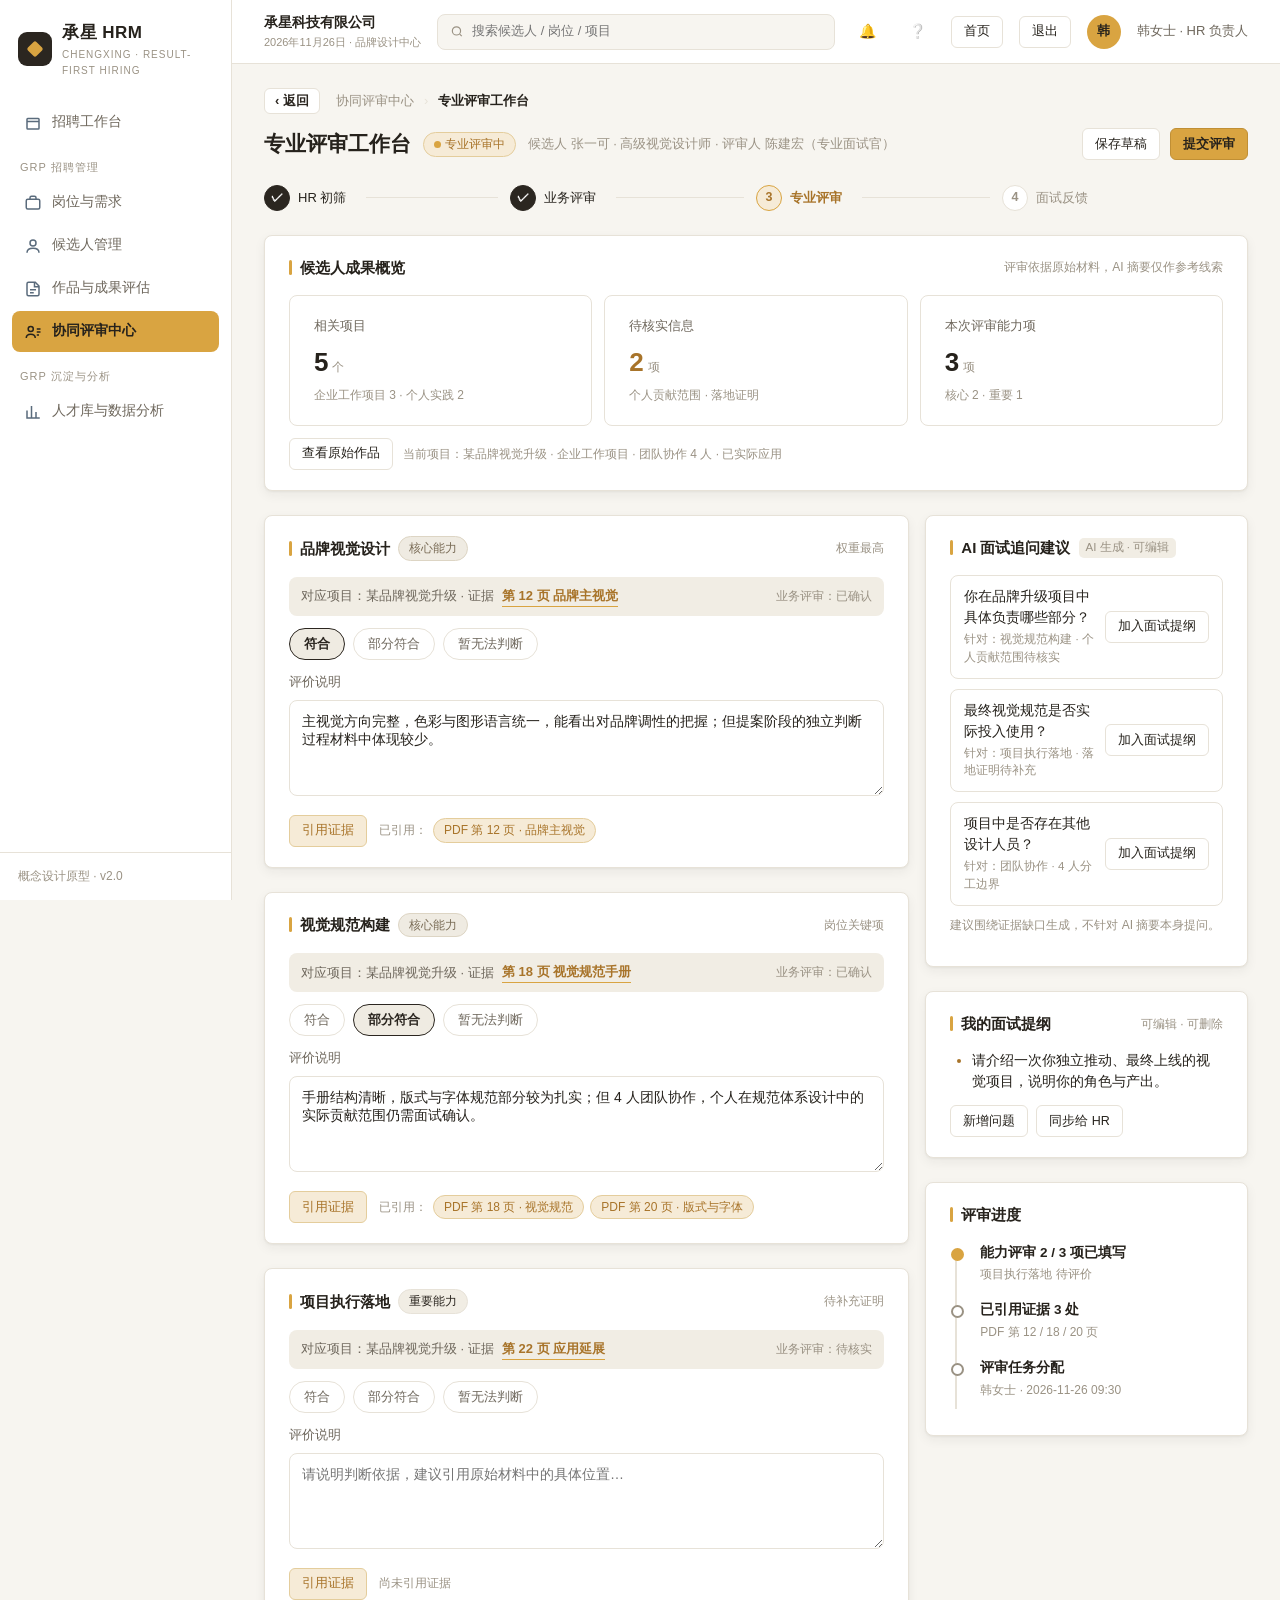
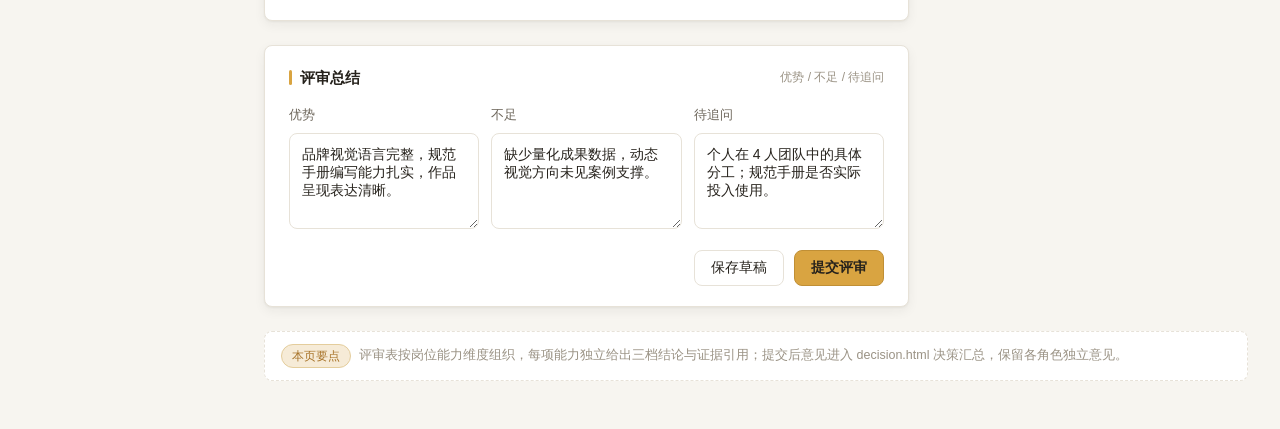
<file: review.html>
<!DOCTYPE html>
<html lang="zh-CN">
<head>
<meta charset="UTF-8"><title>专业评审工作台 · 承星 HRM</title>
<meta name="viewport" content="width=device-width,initial-scale=1">
<link rel="stylesheet" href="assets/design.css">
<style>
/* ===== 页面内补充样式 ===== */
.rbtn{padding:6px 14px;border:1px solid var(--line);border-radius:999px;background:#fff;font-size:13px;color:var(--gray);cursor:pointer;margin-right:8px;font-family:var(--font)}
.rbtn:hover{border-color:var(--ink);color:var(--deep)}
.rbtn.on{border-color:var(--ink);background:var(--info-bg);color:var(--ink);font-weight:600}
.rate-g{display:flex;align-items:center;flex-wrap:wrap;margin-bottom:12px}
.cap-card .proj{display:flex;align-items:center;gap:8px;background:var(--line-2);border-radius:8px;padding:9px 12px;font-size:13px;color:var(--gray);margin-bottom:12px;flex-wrap:wrap}
.cites{display:flex;flex-wrap:wrap;gap:6px;align-items:center}
.cites .lbl{font-size:12px;color:var(--gray-l)}
.cap-foot{display:flex;align-items:center;gap:12px;flex-wrap:wrap;margin-top:2px}
.qrow{display:flex;gap:10px;align-items:center;border:1px solid var(--line);border-radius:var(--r-md);padding:11px 13px;background:var(--white);margin-bottom:10px}
.qrow .q{flex:1;font-size:13.5px;color:var(--deep)}
.qrow .q small{display:block;font-size:11.5px;color:var(--gray-l);margin-top:2px}
#outline{padding-left:22px;list-style:disc;font-size:13.5px;color:var(--deep)}
#outline li{margin-bottom:8px}
#outline li::marker{color:var(--amber-deep)}
.steps .step{cursor:pointer}
.cite-list{display:flex;flex-direction:column;gap:10px}
.cite-item{display:flex;gap:10px;align-items:center;border:1px solid var(--line);border-radius:var(--r-md);padding:12px 14px}
.cite-item:hover{border-color:var(--ink)}
.cite-item .t{font-size:13.5px;color:var(--deep);font-weight:600}
.cite-item .d{font-size:12px;color:var(--gray-l);margin-top:2px}
.note-bar{display:flex;gap:8px;align-items:center;background:var(--white);border:1px dashed var(--line);border-radius:var(--r-md);padding:12px 16px;font-size:12.5px;color:var(--gray-l)}
@media (max-width:640px){.rate-g .rbtn{margin-bottom:6px}}
</style>
</head>
<body data-page="review">
<div class="app"><div class="main"><div class="wrap">

<div class="crumb" data-crumb></div>

<div class="page-h">
  <h1>专业评审工作台</h1>
  <span class="tag tag-amber"><span class="dot" style="background:var(--amber)"></span>专业评审中</span>
  <div class="sub">候选人 张一可 · 高级视觉设计师 · 评审人 陈建宏（专业面试官）</div>
  <div class="right">
    <button class="btn btn-ghost btn-sm" onclick="CX.toast('草稿已保存 · 2026-11-26 20:17')">保存草稿</button>
    <button class="btn btn-pri btn-sm" onclick="CX.toast('评审意见已提交，将进入决策汇总')">提交评审</button>
  </div>
</div>

<div class="steps">
  <div class="step done" onclick="CX.toast('HR 初筛已完成 · 评审人 韩女士 · 结论 通过')"><span class="n">✓</span><span class="t">HR 初筛</span><span class="bar"></span></div>
  <div class="step done" onclick="CX.toast('业务评审已完成 · 评审人 李一明 · 结论 建议进入下一轮')"><span class="n">✓</span><span class="t">业务评审</span><span class="bar"></span></div>
  <div class="step cur" onclick="CX.toast('当前正在填写：专业评审')"><span class="n">3</span><span class="t">专业评审</span><span class="bar"></span></div>
  <div class="step" onclick="CX.toast('面试反馈需在面试完成后填写')"><span class="n">4</span><span class="t">面试反馈</span></div>
</div>

<div class="card">
  <div class="card-h"><h3>候选人成果概览</h3><span class="more">评审依据原始材料，AI 摘要仅作参考线索</span></div>
  <div class="grid g3" style="gap:12px">
    <div class="stat" style="box-shadow:none"><div class="k">相关项目</div><div class="v">5<small>个</small></div><div class="d">企业工作项目 3 · 个人实践 2</div></div>
    <div class="stat" style="box-shadow:none"><div class="k">待核实信息</div><div class="v" style="color:var(--amber-deep)">2<small>项</small></div><div class="d">个人贡献范围 · 落地证明</div></div>
    <div class="stat" style="box-shadow:none"><div class="k">本次评审能力项</div><div class="v">3<small>项</small></div><div class="d">核心 2 · 重要 1</div></div>
  </div>
  <div style="display:flex;gap:10px;align-items:center;margin-top:12px;flex-wrap:wrap">
    <a class="btn btn-ghost btn-sm" href="evidence.html">查看原始作品</a>
    <span style="font-size:12px;color:var(--gray-l)">当前项目：某品牌视觉升级 · 企业工作项目 · 团队协作 4 人 · 已实际应用</span>
  </div>
</div>

<div class="grid g-21">
  <div>
    <div class="card cap-card">
      <div class="card-h"><h3>品牌视觉设计</h3><span class="tag tag-info">核心能力</span><span class="more">权重最高</span></div>
      <div class="proj">对应项目：某品牌视觉升级 · 证据 <a class="ev-link" href="evidence.html">第 12 页 品牌主视觉</a><span style="margin-left:auto;font-size:12px;color:var(--gray-l)">业务评审：已确认</span></div>
      <div class="rate-g">
        <button class="rbtn on" onclick="CX.rate(this,'品牌视觉设计')">符合</button>
        <button class="rbtn" onclick="CX.rate(this,'品牌视觉设计')">部分符合</button>
        <button class="rbtn" onclick="CX.rate(this,'品牌视觉设计')">暂无法判断</button>
      </div>
      <div class="field" style="margin-bottom:12px"><label>评价说明</label><textarea>主视觉方向完整，色彩与图形语言统一，能看出对品牌调性的把握；但提案阶段的独立判断过程材料中体现较少。</textarea></div>
      <div class="cap-foot">
        <button class="btn btn-amber btn-sm" onclick="CX.openModal('citeModal')">引用证据</button>
        <div class="cites"><span class="lbl">已引用：</span><span class="tag tag-amber">PDF 第 12 页 · 品牌主视觉</span></div>
      </div>
    </div>

    <div class="card cap-card">
      <div class="card-h"><h3>视觉规范构建</h3><span class="tag tag-info">核心能力</span><span class="more">岗位关键项</span></div>
      <div class="proj">对应项目：某品牌视觉升级 · 证据 <a class="ev-link" href="evidence.html">第 18 页 视觉规范手册</a><span style="margin-left:auto;font-size:12px;color:var(--gray-l)">业务评审：已确认</span></div>
      <div class="rate-g">
        <button class="rbtn" onclick="CX.rate(this,'视觉规范构建')">符合</button>
        <button class="rbtn on" onclick="CX.rate(this,'视觉规范构建')">部分符合</button>
        <button class="rbtn" onclick="CX.rate(this,'视觉规范构建')">暂无法判断</button>
      </div>
      <div class="field" style="margin-bottom:12px"><label>评价说明</label><textarea>手册结构清晰，版式与字体规范部分较为扎实；但 4 人团队协作，个人在规范体系设计中的实际贡献范围仍需面试确认。</textarea></div>
      <div class="cap-foot">
        <button class="btn btn-amber btn-sm" onclick="CX.openModal('citeModal')">引用证据</button>
        <div class="cites"><span class="lbl">已引用：</span><span class="tag tag-amber">PDF 第 18 页 · 视觉规范</span><span class="tag tag-amber">PDF 第 20 页 · 版式与字体</span></div>
      </div>
    </div>

    <div class="card cap-card">
      <div class="card-h"><h3>项目执行落地</h3><span class="tag">重要能力</span><span class="more">待补充证明</span></div>
      <div class="proj">对应项目：某品牌视觉升级 · 证据 <a class="ev-link" href="evidence.html">第 22 页 应用延展</a><span style="margin-left:auto;font-size:12px;color:var(--gray-l)">业务评审：待核实</span></div>
      <div class="rate-g">
        <button class="rbtn" onclick="CX.rate(this,'项目执行落地')">符合</button>
        <button class="rbtn" onclick="CX.rate(this,'项目执行落地')">部分符合</button>
        <button class="rbtn" onclick="CX.rate(this,'项目执行落地')">暂无法判断</button>
      </div>
      <div class="field" style="margin-bottom:12px"><label>评价说明</label><textarea placeholder="请说明判断依据，建议引用原始材料中的具体位置…"></textarea></div>
      <div class="cap-foot">
        <button class="btn btn-amber btn-sm" onclick="CX.openModal('citeModal')">引用证据</button>
        <div class="cites"><span class="lbl">尚未引用证据</span></div>
      </div>
    </div>

    <div class="card">
      <div class="card-h"><h3>评审总结</h3><span class="more">优势 / 不足 / 待追问</span></div>
      <div class="grid g3" style="gap:12px">
        <div class="field" style="margin-bottom:0"><label>优势</label><textarea>品牌视觉语言完整，规范手册编写能力扎实，作品呈现表达清晰。</textarea></div>
        <div class="field" style="margin-bottom:0"><label>不足</label><textarea>缺少量化成果数据，动态视觉方向未见案例支撑。</textarea></div>
        <div class="field" style="margin-bottom:0"><label>待追问</label><textarea>个人在 4 人团队中的具体分工；规范手册是否实际投入使用。</textarea></div>
      </div>
      <div style="display:flex;gap:10px;justify-content:flex-end;margin-top:14px">
        <button class="btn btn-ghost" onclick="CX.toast('草稿已保存 · 2026-11-26 20:17')">保存草稿</button>
        <button class="btn btn-pri" onclick="CX.toast('评审意见已提交，将进入决策汇总')">提交评审</button>
      </div>
    </div>
  </div>

  <div>
    <div class="card">
      <div class="card-h"><h3>AI 面试追问建议</h3><span class="note-ai">AI 生成 · 可编辑</span></div>
      <div class="qrow">
        <div class="q">你在品牌升级项目中具体负责哪些部分？<small>针对：视觉规范构建 · 个人贡献范围待核实</small></div>
        <button class="btn btn-ghost btn-sm" onclick="CX.addQ(this,'你在品牌升级项目中具体负责哪些部分？')">加入面试提纲</button>
      </div>
      <div class="qrow">
        <div class="q">最终视觉规范是否实际投入使用？<small>针对：项目执行落地 · 落地证明待补充</small></div>
        <button class="btn btn-ghost btn-sm" onclick="CX.addQ(this,'最终视觉规范是否实际投入使用？')">加入面试提纲</button>
      </div>
      <div class="qrow">
        <div class="q">项目中是否存在其他设计人员？<small>针对：团队协作 · 4 人分工边界</small></div>
        <button class="btn btn-ghost btn-sm" onclick="CX.addQ(this,'项目中是否存在其他设计人员？')">加入面试提纲</button>
      </div>
      <div style="font-size:12px;color:var(--gray-l);margin-bottom:12px">建议围绕证据缺口生成，不针对 AI 摘要本身提问。</div>
    </div>

    <div class="card">
      <div class="card-h"><h3>我的面试提纲</h3><span class="more">可编辑 · 可删除</span></div>
      <ul id="outline">
        <li>请介绍一次你独立推动、最终上线的视觉项目，说明你的角色与产出。</li>
      </ul>
      <div style="display:flex;gap:8px;margin-top:12px">
        <button class="btn btn-ghost btn-sm" onclick="CX.toast('请输入提纲内容后保存（原型演示）')">新增问题</button>
        <button class="btn btn-ghost btn-sm" onclick="CX.toast('提纲已同步给 HR 韩女士')">同步给 HR</button>
      </div>
    </div>

    <div class="card">
      <div class="card-h"><h3>评审进度</h3></div>
      <div class="tl">
        <div class="ev on"><div class="h">能力评审 2 / 3 项已填写</div><div class="m">项目执行落地 待评价</div></div>
        <div class="ev"><div class="h">已引用证据 3 处</div><div class="m">PDF 第 12 / 18 / 20 页</div></div>
        <div class="ev"><div class="h">评审任务分配</div><div class="m">韩女士 · 2026-11-26 09:30</div></div>
      </div>
    </div>
  </div>
</div>

<div class="note-bar">
  <span class="tag tag-amber">本页要点</span>
  <span>评审表按岗位能力维度组织，每项能力独立给出三档结论与证据引用；提交后意见进入 decision.html 决策汇总，保留各角色独立意见。</span>
</div>

<div class="modal" id="citeModal">
  <div class="hd"><h3>选择评审证据 · 品牌视觉升级</h3><span class="x" onclick="CX.closeModal('citeModal')">✕</span></div>
  <div class="bd">
    <div style="font-size:12.5px;color:var(--gray-l);margin-bottom:12px">证据引用将附在本条评审意见下方，可在原始材料预览中定位查看。</div>
    <div class="cite-list">
      <label class="check cite-item"><input type="checkbox" checked><div><div class="t">PDF 第 12 页 · 品牌主视觉</div><div class="d">作品集 50 页 · 主视觉与标识系统</div></div></label>
      <label class="check cite-item"><input type="checkbox" checked><div><div class="t">PDF 第 18 页 · 视觉规范</div><div class="d">视觉规范手册起始页</div></div></label>
      <label class="check cite-item"><input type="checkbox"><div><div class="t">PDF 第 22 页 · 应用延展</div><div class="d">线上线下物料延展</div></div></label>
      <label class="check cite-item"><input type="checkbox"><div><div class="t">图片 · 图 3 线下应用场景</div><div class="d">应用实拍截图 6 张之一</div></div></label>
    </div>
  </div>
  <div class="ft">
    <button class="btn btn-ghost" onclick="CX.closeModal('citeModal')">取消</button>
    <button class="btn btn-pri" onclick="CX.closeModal('citeModal');CX.toast('已引用：PDF 第 12 页、第 18 页')">确认引用</button>
  </div>
</div>

</div></div></div>
<script src="assets/shell.js"></script>
</body>
</html>
</file>
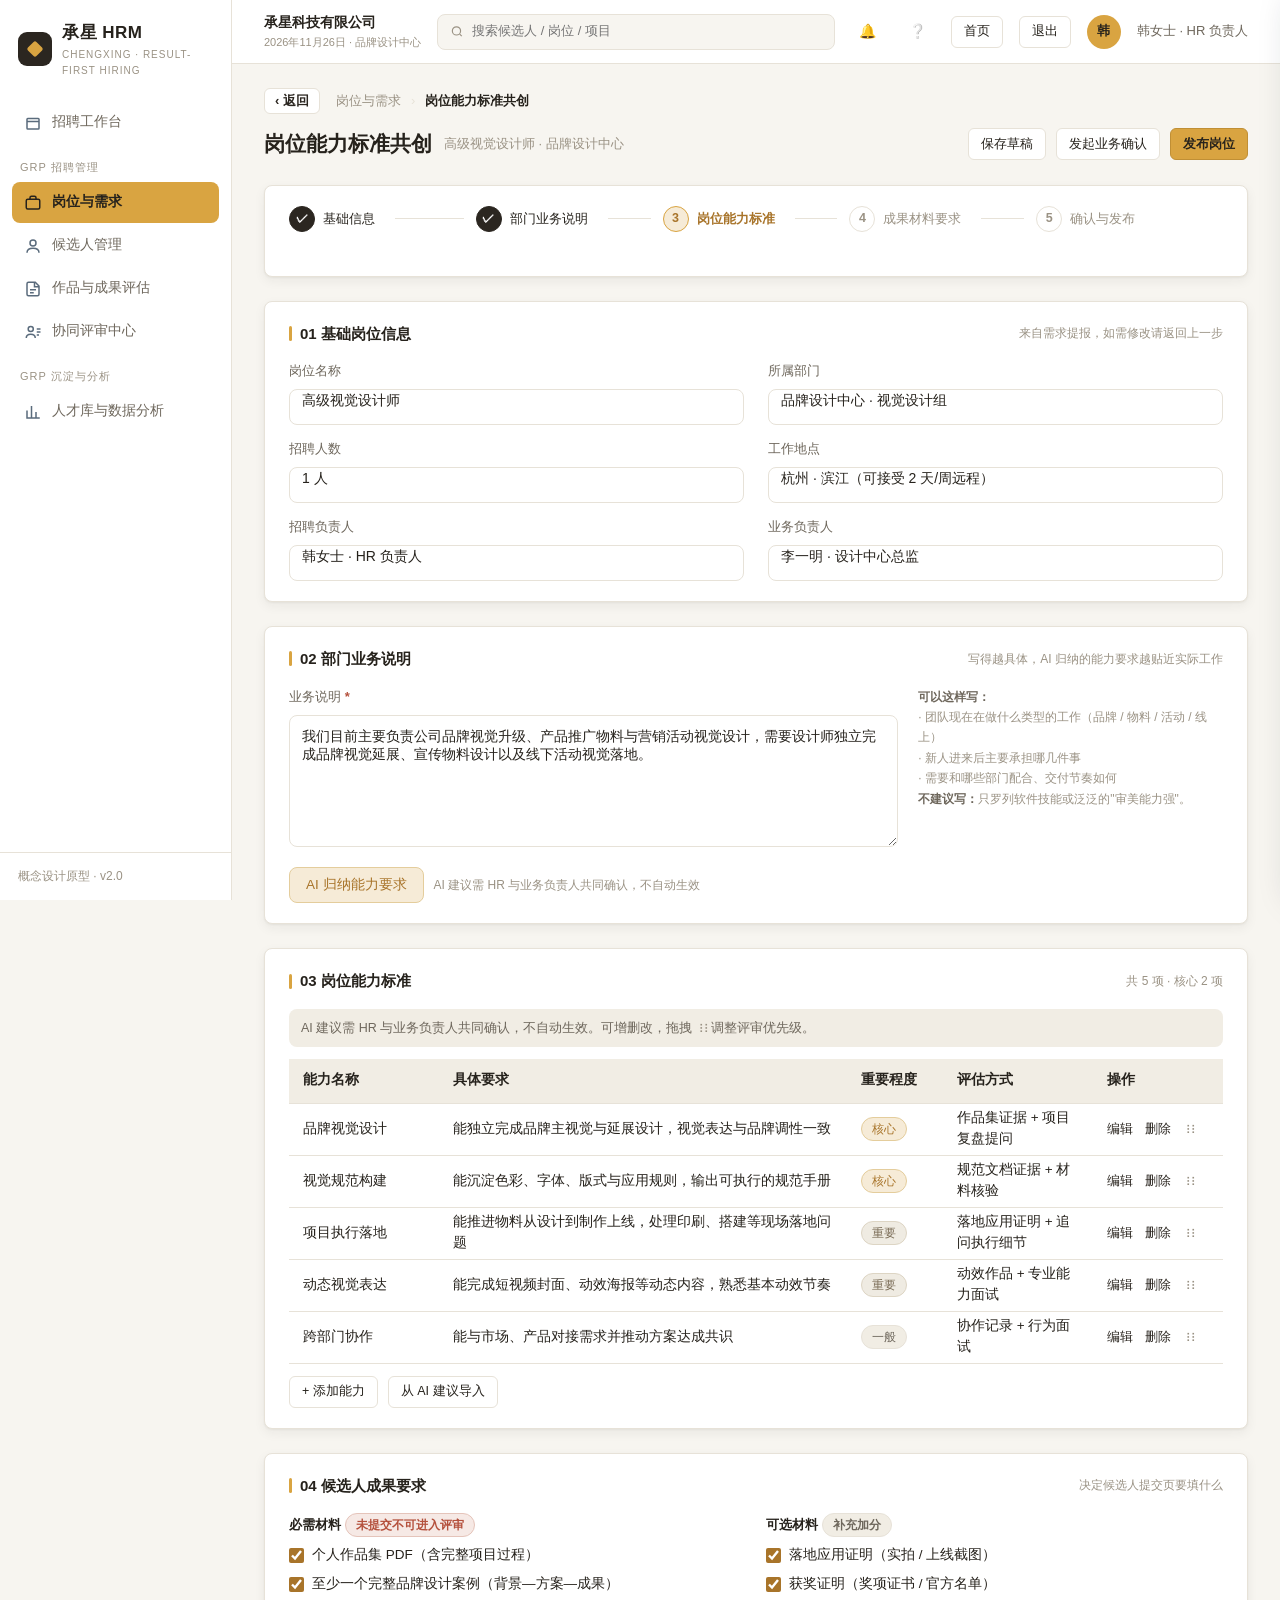
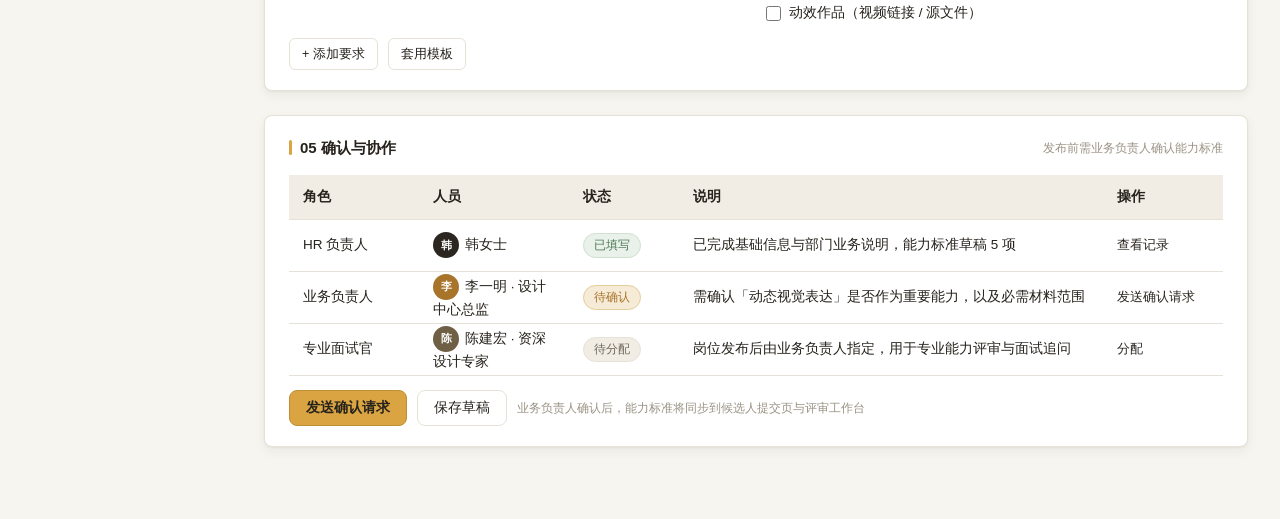
<file: standard.html>
<!DOCTYPE html>
<html lang="zh-CN">
<head>
<meta charset="UTF-8"><title>岗位能力标准共创 · 承星 HRM</title>
<meta name="viewport" content="width=device-width,initial-scale=1">
<link rel="stylesheet" href="assets/design.css">
<style>
/* 页面级补充样式（仅本页） */
.sug{border:1px solid var(--line);border-radius:var(--r-md);padding:12px 14px;margin-bottom:10px;background:var(--white)}
.sug .sh{display:flex;align-items:center;gap:8px}
.sug .sh b{font-size:13.5px;color:var(--deep)}
.sug p{font-size:12.5px;color:var(--gray);margin:6px 0 10px;line-height:1.6}
.sug .sf{display:flex;gap:8px}
.ro{background:var(--line-2);color:var(--gray);cursor:default}
.drag{color:var(--gray-l);cursor:grab;letter-spacing:-2px;font-size:13px;margin-left:2px}
.drag:hover{color:var(--ink)}
.req-h{font-size:13px;color:var(--deep);font-weight:700;margin-bottom:8px}
.req-list{display:flex;flex-direction:column;gap:8px}
.tb .ops a{cursor:pointer}
.tb .ops a:hover{text-decoration:underline}
.hint{font-size:12px;color:var(--gray-l);line-height:1.7}
.hint b{color:var(--gray);font-weight:600}
</style>
</head>
<body data-page="standard">
<div class="app"><div class="main"><div class="wrap">

<div class="crumb" data-crumb></div>
<div class="page-h">
  <h1>岗位能力标准共创</h1>
  <div class="sub">高级视觉设计师 · 品牌设计中心</div>
  <div class="right">
    <button class="btn btn-ghost btn-sm" onclick="CX.toast('草稿已保存 · 2026-11-26 20:12')">保存草稿</button>
    <button class="btn btn-ghost btn-sm" onclick="CX.toast('确认请求已发送至 李一明（设计中心总监）')">发起业务确认</button>
    <button class="btn btn-pri btn-sm" onclick="CX.toast('业务确认通过后才能发布，当前仍有 1 项待确认')">发布岗位</button>
  </div>
</div>

<div class="card">
  <div class="steps">
    <div class="step done"><span class="n">✓</span><span class="t">基础信息</span><span class="bar"></span></div>
    <div class="step done"><span class="n">✓</span><span class="t">部门业务说明</span><span class="bar"></span></div>
    <div class="step cur"><span class="n">3</span><span class="t">岗位能力标准</span><span class="bar"></span></div>
    <div class="step"><span class="n">4</span><span class="t">成果材料要求</span><span class="bar"></span></div>
    <div class="step"><span class="n">5</span><span class="t">确认与发布</span></div>
  </div>
</div>

<div class="card">
  <div class="card-h"><h3>01 基础岗位信息</h3><span class="more">来自需求提报，如需修改请返回上一步</span></div>
  <div class="grid g2" style="gap:14px 24px">
    <div class="field" style="margin-bottom:0"><label>岗位名称</label><div class="in ro">高级视觉设计师</div></div>
    <div class="field" style="margin-bottom:0"><label>所属部门</label><div class="in ro">品牌设计中心 · 视觉设计组</div></div>
    <div class="field" style="margin-bottom:0"><label>招聘人数</label><div class="in ro">1 人</div></div>
    <div class="field" style="margin-bottom:0"><label>工作地点</label><div class="in ro">杭州 · 滨江（可接受 2 天/周远程）</div></div>
    <div class="field" style="margin-bottom:0"><label>招聘负责人</label><div class="in ro">韩女士 · HR 负责人</div></div>
    <div class="field" style="margin-bottom:0"><label>业务负责人</label><div class="in ro">李一明 · 设计中心总监</div></div>
  </div>
</div>

<div class="card">
  <div class="card-h"><h3>02 部门业务说明</h3><span class="more">写得越具体，AI 归纳的能力要求越贴近实际工作</span></div>
  <div class="grid g-21" style="gap:20px">
    <div class="field" style="margin-bottom:0">
      <label>业务说明 <b>*</b></label>
      <textarea style="min-height:132px">我们目前主要负责公司品牌视觉升级、产品推广物料与营销活动视觉设计，需要设计师独立完成品牌视觉延展、宣传物料设计以及线下活动视觉落地。</textarea>
    </div>
    <div class="hint">
      <b>可以这样写：</b><br>
      · 团队现在在做什么类型的工作（品牌 / 物料 / 活动 / 线上）<br>
      · 新人进来后主要承担哪几件事<br>
      · 需要和哪些部门配合、交付节奏如何<br>
      <b>不建议写：</b>只罗列软件技能或泛泛的"审美能力强"。
    </div>
  </div>
  <div style="margin-top:14px;display:flex;gap:10px;align-items:center">
    <button class="btn btn-amber" onclick="CX.openDrawer('aiDrawer')">AI 归纳能力要求</button>
    <span style="font-size:12px;color:var(--gray-l)">AI 建议需 HR 与业务负责人共同确认，不自动生效</span>
  </div>
</div>

<div class="card">
  <div class="card-h"><h3>03 岗位能力标准</h3><span class="more">共 5 项 · 核心 2 项</span></div>
  <div style="font-size:12.5px;color:var(--gray);background:var(--line-2);border-radius:8px;padding:9px 12px;margin-bottom:12px">
    AI 建议需 HR 与业务负责人共同确认，不自动生效。可增删改，拖拽 <span class="drag">⋮⋮</span> 调整评审优先级。
  </div>
  <table class="tb">
    <tr><th style="width:150px">能力名称</th><th>具体要求</th><th style="width:96px">重要程度</th><th style="width:150px">评估方式</th><th style="width:130px">操作</th></tr>
    <tr>
      <td>品牌视觉设计</td>
      <td>能独立完成品牌主视觉与延展设计，视觉表达与品牌调性一致</td>
      <td><span class="tag tag-amber">核心</span></td>
      <td>作品集证据 + 项目复盘提问</td>
      <td class="ops"><a onclick="CX.toast('已打开「品牌视觉设计」编辑')">编辑</a><a onclick="CX.toast('删除核心能力需业务负责人确认')">删除</a><span class="drag" title="拖拽排序">⋮⋮</span></td>
    </tr>
    <tr>
      <td>视觉规范构建</td>
      <td>能沉淀色彩、字体、版式与应用规则，输出可执行的规范手册</td>
      <td><span class="tag tag-amber">核心</span></td>
      <td>规范文档证据 + 材料核验</td>
      <td class="ops"><a onclick="CX.toast('已打开「视觉规范构建」编辑')">编辑</a><a onclick="CX.toast('删除核心能力需业务负责人确认')">删除</a><span class="drag" title="拖拽排序">⋮⋮</span></td>
    </tr>
    <tr>
      <td>项目执行落地</td>
      <td>能推进物料从设计到制作上线，处理印刷、搭建等现场落地问题</td>
      <td><span class="tag tag-info">重要</span></td>
      <td>落地应用证明 + 追问执行细节</td>
      <td class="ops"><a onclick="CX.toast('已打开「项目执行落地」编辑')">编辑</a><a onclick="CX.toast('已删除该能力，可撤销')">删除</a><span class="drag" title="拖拽排序">⋮⋮</span></td>
    </tr>
    <tr>
      <td>动态视觉表达</td>
      <td>能完成短视频封面、动效海报等动态内容，熟悉基本动效节奏</td>
      <td><span class="tag tag-info">重要</span></td>
      <td>动效作品 + 专业能力面试</td>
      <td class="ops"><a onclick="CX.toast('已打开「动态视觉表达」编辑')">编辑</a><a onclick="CX.toast('已删除该能力，可撤销')">删除</a><span class="drag" title="拖拽排序">⋮⋮</span></td>
    </tr>
    <tr>
      <td>跨部门协作</td>
      <td>能与市场、产品对接需求并推动方案达成共识</td>
      <td><span class="tag tag-gray">一般</span></td>
      <td>协作记录 + 行为面试</td>
      <td class="ops"><a onclick="CX.toast('已打开「跨部门协作」编辑')">编辑</a><a onclick="CX.toast('已删除该能力，可撤销')">删除</a><span class="drag" title="拖拽排序">⋮⋮</span></td>
    </tr>
  </table>
  <div style="margin-top:12px;display:flex;gap:10px">
    <button class="btn btn-ghost btn-sm" onclick="CX.toast('已新增一条空白能力，请填写具体要求')">+ 添加能力</button>
    <button class="btn btn-ghost btn-sm" onclick="CX.openDrawer('aiDrawer')">从 AI 建议导入</button>
  </div>
</div>

<div class="card">
  <div class="card-h"><h3>04 候选人成果要求</h3><span class="more">决定候选人提交页要填什么</span></div>
  <div class="grid g2" style="gap:20px">
    <div>
      <div class="req-h">必需材料 <span class="tag tag-red">未提交不可进入评审</span></div>
      <div class="req-list">
        <label class="check"><input type="checkbox" checked onclick="CX.toast('必需材料将出现在候选人提交页')">个人作品集 PDF（含完整项目过程）</label>
        <label class="check"><input type="checkbox" checked onclick="CX.toast('已要求至少一个完整品牌设计案例')">至少一个完整品牌设计案例（背景—方案—成果）</label>
      </div>
    </div>
    <div>
      <div class="req-h">可选材料 <span class="tag tag-gray">补充加分</span></div>
      <div class="req-list">
        <label class="check"><input type="checkbox" checked onclick="CX.toast('已设为可选：落地应用证明')">落地应用证明（实拍 / 上线截图）</label>
        <label class="check"><input type="checkbox" checked onclick="CX.toast('已设为可选：获奖证明')">获奖证明（奖项证书 / 官方名单）</label>
        <label class="check"><input type="checkbox" onclick="CX.toast('已设为可选：动效作品')">动效作品（视频链接 / 源文件）</label>
      </div>
    </div>
  </div>
  <div style="margin-top:14px;display:flex;gap:10px">
    <button class="btn btn-ghost btn-sm" onclick="CX.toast('已添加一项成果要求')">+ 添加要求</button>
    <button class="btn btn-ghost btn-sm" onclick="CX.toast('已套用「视觉设计类」成果要求模板')">套用模板</button>
  </div>
</div>

<div class="card">
  <div class="card-h"><h3>05 确认与协作</h3><span class="more">发布前需业务负责人确认能力标准</span></div>
  <table class="tb">
    <tr><th style="width:130px">角色</th><th style="width:150px">人员</th><th style="width:110px">状态</th><th>说明</th><th style="width:120px">操作</th></tr>
    <tr>
      <td>HR 负责人</td>
      <td><span class="ava ava-s ava-1" style="vertical-align:middle;margin-right:6px">韩</span>韩女士</td>
      <td><span class="tag tag-green">已填写</span></td>
      <td>已完成基础信息与部门业务说明，能力标准草稿 5 项</td>
      <td class="ops"><a onclick="CX.toast('查看填写记录：2026-11-26 19:40')">查看记录</a></td>
    </tr>
    <tr>
      <td>业务负责人</td>
      <td><span class="ava ava-s ava-4" style="vertical-align:middle;margin-right:6px">李</span>李一明 · 设计中心总监</td>
      <td><span class="tag tag-amber">待确认</span></td>
      <td>需确认「动态视觉表达」是否作为重要能力，以及必需材料范围</td>
      <td class="ops"><a onclick="CX.toast('确认请求已发送至 李一明，站内信 + 邮件')">发送确认请求</a></td>
    </tr>
    <tr>
      <td>专业面试官</td>
      <td><span class="ava ava-s ava-2" style="vertical-align:middle;margin-right:6px">陈</span>陈建宏 · 资深设计专家</td>
      <td><span class="tag tag-gray">待分配</span></td>
      <td>岗位发布后由业务负责人指定，用于专业能力评审与面试追问</td>
      <td class="ops"><a onclick="CX.toast('请在岗位发布后分配专业面试官')">分配</a></td>
    </tr>
  </table>
  <div style="margin-top:14px;display:flex;gap:10px;align-items:center">
    <button class="btn btn-pri" onclick="CX.toast('确认请求已发送至 李一明（设计中心总监）')">发送确认请求</button>
    <button class="btn btn-ghost" onclick="CX.toast('草稿已保存 · 2026-11-26 20:12')">保存草稿</button>
    <span style="font-size:12px;color:var(--gray-l)">业务负责人确认后，能力标准将同步到候选人提交页与评审工作台</span>
  </div>
</div>

<div class="drawer" id="aiDrawer">
  <div class="hd"><h3>AI 岗位能力归纳</h3><span class="tag tag-amber">建议待确认</span><span class="x" onclick="CX.closeDrawer('aiDrawer')">✕</span></div>
  <div class="bd">
    <div style="font-size:13px;color:var(--gray);margin-bottom:12px">根据部门业务说明，整理出以下岗位能力建议：</div>
    <div class="sug">
      <div class="sh"><b>品牌视觉设计能力</b><span class="tag tag-amber">核心</span></div>
      <p>业务说明提到"品牌视觉升级"与"品牌视觉延展"，建议要求候选人能独立完成品牌主视觉与延展设计，并保持与品牌调性一致。</p>
      <div class="sf"><button class="btn btn-pri btn-sm" onclick="CX.toast('已添加到能力标准')">添加</button><button class="btn btn-ghost btn-sm" onclick="CX.toast('已复制为草稿，可修改后再添加')">修改</button></div>
    </div>
    <div class="sug">
      <div class="sh"><b>项目落地能力</b><span class="tag tag-info">重要</span></div>
      <p>业务说明包含"宣传物料设计"与"线下活动视觉落地"，建议要求候选人能推进物料从设计到制作上线，并处理现场落地问题。</p>
      <div class="sf"><button class="btn btn-pri btn-sm" onclick="CX.toast('已添加到能力标准')">添加</button><button class="btn btn-ghost btn-sm" onclick="CX.toast('已复制为草稿，可修改后再添加')">修改</button></div>
    </div>
    <div class="sug">
      <div class="sh"><b>跨部门协作能力</b><span class="tag tag-gray">一般</span></div>
      <p>营销活动视觉需与市场、产品对接，建议通过行为面试了解候选人在需求冲突时的推进方式。</p>
      <div class="sf"><button class="btn btn-pri btn-sm" onclick="CX.toast('已添加到能力标准')">添加</button><button class="btn btn-ghost btn-sm" onclick="CX.toast('已复制为草稿，可修改后再添加')">修改</button></div>
    </div>
    <div style="font-size:12px;color:var(--gray-l);background:var(--line-2);border-radius:8px;padding:10px 12px">
      依据：部门业务说明（128 字）· 岗位名称 · 近 6 个月同类岗位评审记录。<br>
      AI 建议不会自动覆盖已有能力项，添加后仍需业务负责人确认。
    </div>
  </div>
  <div class="ft">
    <button class="btn btn-pri" onclick="CX.closeDrawer('aiDrawer');CX.toast('已添加 3 条 AI 建议，待业务负责人确认')">全部添加</button>
    <button class="btn btn-ghost" onclick="CX.toast('正在重新归纳，预计 15 秒')">重新生成</button>
  </div>
</div>

</div></div></div>
<script src="assets/shell.js"></script>
</body>
</html>
</file>
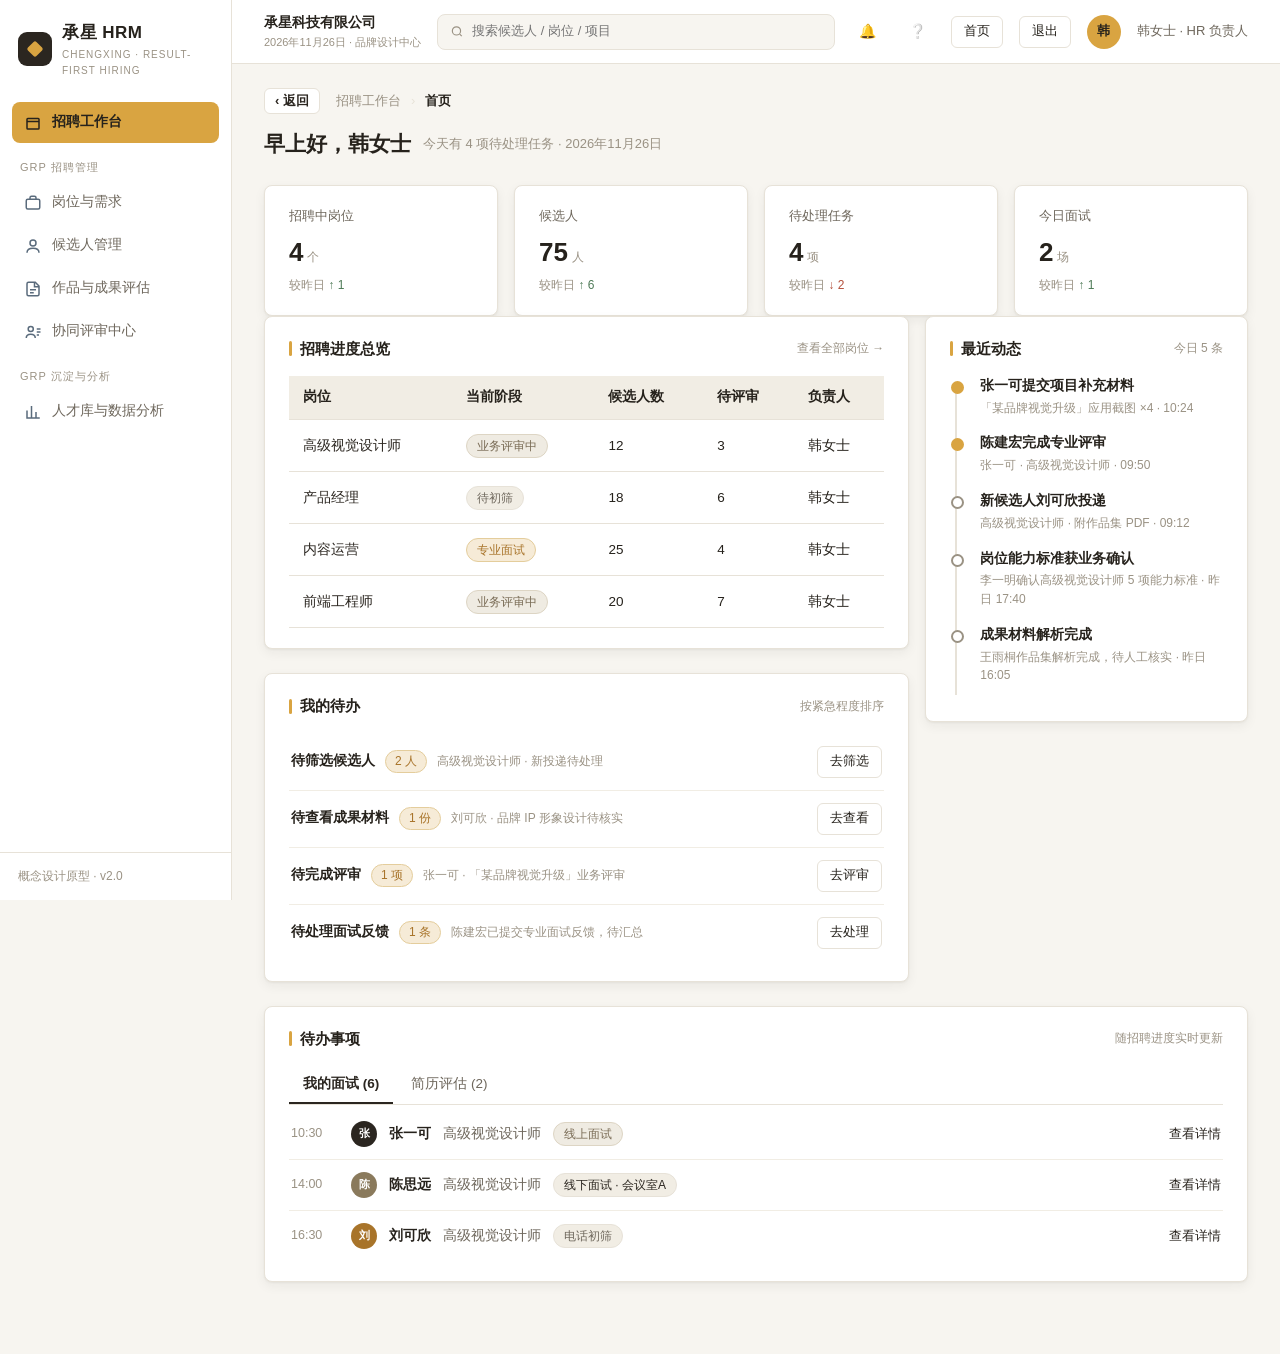
<file: workbench.html>
<!DOCTYPE html>
<html lang="zh-CN">
<head>
<meta charset="UTF-8"><title>招聘工作台 · 承星 HRM</title>
<meta name="viewport" content="width=device-width,initial-scale=1">
<link rel="stylesheet" href="assets/design.css">
<style>
.todo{display:flex;align-items:center;gap:10px;padding:12px 2px;border-bottom:1px solid var(--line-2)}
.todo:last-child{border-bottom:none}
.todo .cnt{font-size:12px;color:var(--amber-deep);background:var(--amber-bg);border:1px solid #E4CD9C;border-radius:999px;padding:1px 9px;flex:none}
.todo .t{font-size:13.5px;color:var(--deep);font-weight:600}
.todo .m{font-size:12px;color:var(--gray-l)}
.todo a{margin-left:auto;flex:none}
.tabs{display:flex;gap:4px;border-bottom:1px solid var(--line);margin-bottom:4px}
.tab-btn{padding:9px 14px;font-size:13.5px;color:var(--gray);background:none;border:none;border-bottom:2px solid transparent;cursor:pointer;font-family:var(--font)}
.tab-btn:hover{color:var(--deep)}
.tab-btn.on{color:var(--ink);border-bottom-color:var(--ink);font-weight:600}
.line-row{display:flex;align-items:center;gap:12px;padding:12px 2px;border-bottom:1px solid var(--line-2)}
.line-row:last-child{border-bottom:none}
.line-row .time{width:48px;flex:none;font-size:12.5px;color:var(--gray-l);font-variant-numeric:tabular-nums}
.line-row .who{font-weight:600;color:var(--deep)}
.line-row .ops{margin-left:auto;display:flex;gap:12px;align-items:center;flex:none}
</style>
</head>
<body data-page="workbench">
<div class="app"><div class="main"><div class="wrap">

<div class="crumb" data-crumb></div>
<div class="page-h">
  <h1>早上好，韩女士</h1>
  <span class="sub">今天有 4 项待处理任务 · 2026年11月26日</span>
</div>

<div class="grid g4">
  <div class="stat"><div class="k">招聘中岗位</div><div class="v">4<small>个</small></div><div class="d">较昨日 <span class="up">↑ 1</span></div></div>
  <div class="stat"><div class="k">候选人</div><div class="v">75<small>人</small></div><div class="d">较昨日 <span class="up">↑ 6</span></div></div>
  <div class="stat"><div class="k">待处理任务</div><div class="v">4<small>项</small></div><div class="d">较昨日 <span class="down">↓ 2</span></div></div>
  <div class="stat"><div class="k">今日面试</div><div class="v">2<small>场</small></div><div class="d">较昨日 <span class="up">↑ 1</span></div></div>
</div>

<div class="grid g-21">
  <div>
    <div class="card">
      <div class="card-h"><h3>招聘进度总览</h3><a class="more" href="jobs.html">查看全部岗位 →</a></div>
      <table class="tb">
        <tr><th>岗位</th><th>当前阶段</th><th class="num">候选人数</th><th class="num">待评审</th><th>负责人</th></tr>
        <tr><td><a href="jobdetail.html">高级视觉设计师</a></td><td><span class="tag tag-info">业务评审中</span></td><td class="num">12</td><td class="num">3</td><td>韩女士</td></tr>
        <tr><td><a href="jobdetail.html">产品经理</a></td><td><span class="tag tag-gray">待初筛</span></td><td class="num">18</td><td class="num">6</td><td>韩女士</td></tr>
        <tr><td><a href="jobdetail.html">内容运营</a></td><td><span class="tag tag-amber">专业面试</span></td><td class="num">25</td><td class="num">4</td><td>韩女士</td></tr>
        <tr><td><a href="jobdetail.html">前端工程师</a></td><td><span class="tag tag-info">业务评审中</span></td><td class="num">20</td><td class="num">7</td><td>韩女士</td></tr>
      </table>
    </div>

    <div class="card">
      <div class="card-h"><h3>我的待办</h3><span class="more">按紧急程度排序</span></div>
      <div class="todo">
        <span class="t">待筛选候选人</span><span class="cnt">2 人</span>
        <span class="m">高级视觉设计师 · 新投递待处理</span>
        <a class="btn btn-ghost btn-sm" href="candidates.html">去筛选</a>
      </div>
      <div class="todo">
        <span class="t">待查看成果材料</span><span class="cnt">1 份</span>
        <span class="m">刘可欣 · 品牌 IP 形象设计待核实</span>
        <a class="btn btn-ghost btn-sm" href="outcomes.html">去查看</a>
      </div>
      <div class="todo">
        <span class="t">待完成评审</span><span class="cnt">1 项</span>
        <span class="m">张一可 · 「某品牌视觉升级」业务评审</span>
        <a class="btn btn-ghost btn-sm" href="review.html">去评审</a>
      </div>
      <div class="todo">
        <span class="t">待处理面试反馈</span><span class="cnt">1 条</span>
        <span class="m">陈建宏已提交专业面试反馈，待汇总</span>
        <a class="btn btn-ghost btn-sm" href="decision.html">去处理</a>
      </div>
    </div>
  </div>

  <div>
    <div class="card">
      <div class="card-h"><h3>最近动态</h3><span class="more">今日 5 条</span></div>
      <div class="tl">
        <div class="ev on"><div class="h">张一可提交项目补充材料</div><div class="m">「某品牌视觉升级」应用截图 ×4 · 10:24</div></div>
        <div class="ev on"><div class="h">陈建宏完成专业评审</div><div class="m">张一可 · 高级视觉设计师 · 09:50</div></div>
        <div class="ev"><div class="h">新候选人刘可欣投递</div><div class="m">高级视觉设计师 · 附作品集 PDF · 09:12</div></div>
        <div class="ev"><div class="h">岗位能力标准获业务确认</div><div class="m">李一明确认高级视觉设计师 5 项能力标准 · 昨日 17:40</div></div>
        <div class="ev"><div class="h">成果材料解析完成</div><div class="m">王雨桐作品集解析完成，待人工核实 · 昨日 16:05</div></div>
      </div>
    </div>
  </div>
</div>

<div class="card">
  <div class="card-h"><h3>待办事项</h3><span class="more">随招聘进度实时更新</span></div>
  <div class="tabs">
    <button class="tab-btn on" onclick="CX.tab(this,'interview')">我的面试 (6)</button>
    <button class="tab-btn" onclick="CX.tab(this,'resume')">简历评估 (2)</button>
  </div>
  <div data-tabpane="interview">
    <div class="line-row">
      <span class="time">10:30</span><span class="ava ava-s ava-1">张</span>
      <span class="who">张一可</span><span style="color:var(--gray)">高级视觉设计师</span>
      <span class="tag tag-info">线上面试</span>
      <span class="ops"><a href="canddetail.html" style="font-size:13px">查看详情</a></span>
    </div>
    <div class="line-row">
      <span class="time">14:00</span><span class="ava ava-s ava-3">陈</span>
      <span class="who">陈思远</span><span style="color:var(--gray)">高级视觉设计师</span>
      <span class="tag">线下面试 · 会议室A</span>
      <span class="ops"><a href="canddetail.html" style="font-size:13px">查看详情</a></span>
    </div>
    <div class="line-row">
      <span class="time">16:30</span><span class="ava ava-s ava-4">刘</span>
      <span class="who">刘可欣</span><span style="color:var(--gray)">高级视觉设计师</span>
      <span class="tag tag-gray">电话初筛</span>
      <span class="ops"><a href="canddetail.html" style="font-size:13px">查看详情</a></span>
    </div>
  </div>
  <div data-tabpane="resume" style="display:none">
    <div class="line-row">
      <span class="time">今日</span><span class="ava ava-s ava-2">王</span>
      <span class="who">王雨桐</span><span style="color:var(--gray)">高级视觉设计师</span>
      <span class="tag tag-gray">待解析</span>
      <span class="ops"><a href="aireport.html" style="font-size:13px">查看详情</a></span>
    </div>
    <div class="line-row">
      <span class="time">今日</span><span class="ava ava-s ava-5">赵</span>
      <span class="who">赵一凡</span><span style="color:var(--gray)">高级视觉设计师</span>
      <span class="tag tag-amber">待补充</span>
      <span class="ops"><a href="candidates.html" style="font-size:13px">查看详情</a></span>
    </div>
  </div>
</div>

</div></div></div>
<script src="assets/shell.js"></script>
</body>
</html>
</file>
<file: assets/design.css>
/* 承星设计系统 v3 —— 暖炭 + 琥珀橙黄（稳重版原风格） */
:root{
  --ink:#2B2620; --ink-deep:#1F1B16; --deep:#26221C; --gray:#6E675C; --gray-l:#9A9284;
  --line:#E7E2D8; --line-2:#F1EDE4; --bg:#F7F5F0; --white:#FFFFFF;
  --amber:#D9A441; --amber-hi:#E3B458; --amber-deep:#A8742A; --amber-bg:#F6EBD7; --amber-line:#E4CD9C;
  --green:#4E7A57; --green-bg:#EAF1EA; --red:#B4503C; --red-bg:#F6E9E5;
  --info:#7A6C56; --info-bg:#EFEBE2;
  --r-sm:6px; --r-md:8px; --r-lg:12px;
  --shadow:0 1px 2px rgba(38,34,28,.05),0 4px 12px rgba(38,34,28,.06);
  --font:'Alibaba PuHuiTi 3.0','Alibaba PuHuiTi','Microsoft YaHei','PingFang SC',sans-serif;
}
*{margin:0;padding:0;box-sizing:border-box}
html{-webkit-font-smoothing:antialiased}
body{font-family:var(--font);font-size:14px;line-height:1.55;color:var(--deep);background:var(--bg)}
a{color:var(--ink);text-decoration:none}
::-webkit-scrollbar{width:8px;height:8px}::-webkit-scrollbar-thumb{background:#C9D3DC;border-radius:4px}

/* ===== 应用骨架 ===== */
.app{display:flex;min-height:100vh}
.side{width:232px;background:var(--white);border-right:1px solid var(--line);display:flex;flex-direction:column;position:fixed;top:0;bottom:0;left:0;z-index:40}
.logo{display:flex;align-items:center;gap:10px;padding:20px 18px 16px}
.logo-mark{width:34px;height:34px;border-radius:9px;background:var(--ink);position:relative;flex:none}
.logo-mark::after{content:"";position:absolute;left:50%;top:50%;width:12px;height:12px;transform:translate(-50%,-50%) rotate(45deg);background:var(--amber);border-radius:2px}
.logo b{font-size:17px;color:var(--deep);letter-spacing:.5px}
.logo span{display:block;font-size:10px;color:var(--gray-l);letter-spacing:1px;margin-top:1px}
.nav{flex:1;padding:8px 12px;overflow-y:auto}
.nav .grp{font-size:11px;color:var(--gray-l);padding:14px 8px 6px;letter-spacing:1px}
.nav a{display:flex;align-items:center;gap:10px;padding:10px 12px;border-radius:var(--r-md);color:var(--gray);margin-bottom:2px;font-size:13.5px}
.nav a svg{width:18px;height:18px;flex:none}
.nav a:hover{background:var(--line-2);color:var(--deep)}
.nav a.on{background:var(--amber);color:#26221C;font-weight:600}
.nav a.on svg{stroke:#26221C}
.side .foot{padding:14px 18px;border-top:1px solid var(--line);color:var(--gray-l);font-size:12px}
.main{flex:1;margin-left:232px;display:flex;flex-direction:column;min-width:0}
.top{height:64px;background:var(--white);border-bottom:1px solid var(--line);display:flex;align-items:center;gap:16px;padding:0 32px;position:sticky;top:0;z-index:30}
.top .co{font-weight:700;color:var(--deep)}
.top .co small{display:block;font-weight:400;color:var(--gray-l);font-size:11px}
.top .search{flex:1;max-width:420px;margin-left:auto;height:36px;background:var(--bg);border:1px solid var(--line);border-radius:8px;padding:0 12px;color:var(--gray-l);display:flex;align-items:center;gap:8px;font-size:13px}
.top .ic{width:34px;height:34px;border-radius:8px;display:flex;align-items:center;justify-content:center;color:var(--gray);cursor:pointer}
.top .ic:hover{background:var(--line-2)}
.top .avatar{width:34px;height:34px;border-radius:50%;background:var(--amber);color:#26221C;display:flex;align-items:center;justify-content:center;font-size:13px;font-weight:700}
.wrap{padding:24px 32px 48px;width:100%}
.crumb{color:var(--gray-l);font-size:13px;margin-bottom:14px;display:flex;align-items:center;gap:4px}
.crumb b{color:var(--deep);font-weight:600}
.crumb i{font-style:normal;margin:0 6px;color:var(--line)}
.crumb .cbk{color:var(--ink);font-weight:600;margin-right:12px;padding:2px 10px;border:1px solid var(--line);border-radius:6px;background:var(--white)}
.crumb .cbk:hover{border-color:var(--ink);background:var(--line-2)}
.page-h{display:flex;align-items:center;gap:12px;margin-bottom:24px}
.page-h h1{font-size:21px;color:var(--deep);font-weight:700;white-space:nowrap}
.page-h .sub{color:var(--gray-l);font-size:13px}
.page-h .right{margin-left:auto;display:flex;gap:10px;align-items:center}

/* ===== 卡片 ===== */
.card{background:var(--white);border:1px solid var(--line);border-radius:8px;box-shadow:var(--shadow);padding:20px 24px;margin-bottom:24px}
.card-h{display:flex;align-items:center;gap:8px;margin-bottom:16px}
.card-h::before{content:"";width:3px;height:15px;background:var(--amber);border-radius:2px}
.card-h h3{font-size:15px;color:var(--deep);font-weight:700}
.card-h .more{margin-left:auto;font-size:12px;color:var(--gray-l)}
.grid{display:grid;gap:16px}
.g2{grid-template-columns:1fr 1fr}.g3{grid-template-columns:repeat(3,1fr)}.g4{grid-template-columns:repeat(4,1fr)}
.g-21{grid-template-columns:2fr 1fr}.g-12{grid-template-columns:1fr 2fr}

/* ===== 统计 ===== */
.stat{background:var(--white);border:1px solid var(--line);border-radius:8px;padding:20px 24px;box-shadow:var(--shadow)}
.stat .k{color:var(--gray);font-size:13px;display:flex;align-items:center;gap:8px}
.stat .v{font-size:26px;font-weight:800;color:var(--deep);margin-top:6px;font-variant-numeric:tabular-nums}
.stat .v small{font-size:12px;font-weight:400;color:var(--gray-l);margin-left:4px}
.stat .d{font-size:12px;color:var(--gray-l);margin-top:4px}
.stat .d .up{color:var(--green)}.stat .d .down{color:var(--red)}

/* ===== 按钮 ===== */
.btn{display:inline-flex;align-items:center;gap:6px;height:36px;border-radius:8px;padding:0 16px;font-size:13.5px;cursor:pointer;border:1px solid transparent;font-family:var(--font);white-space:nowrap}
.btn-pri{background:var(--amber);color:#26221C;border-color:#C08F35;font-weight:600}.btn-pri:hover{background:var(--amber-hi)}
.btn-ghost{background:var(--white);border-color:var(--line);color:var(--deep)}.btn-ghost:hover{border-color:var(--ink);color:var(--ink)}
.btn-amber{background:var(--amber-bg);border-color:var(--amber-line);color:var(--amber-deep)}
.btn-danger{background:var(--white);border-color:#E5B7B2;color:var(--red)}
.btn-sm{height:32px;padding:0 12px;font-size:12.5px;border-radius:6px}
.btn-lg{height:40px;padding:0 26px;font-size:15px}

/* ===== 标签 ===== */
.tag{display:inline-flex;align-items:center;gap:4px;padding:2px 10px;border-radius:999px;font-size:12px;background:var(--line-2);color:var(--ink);border:1px solid var(--line);white-space:nowrap}
.tag-amber{background:var(--amber-bg);color:var(--amber-deep);border-color:var(--amber-line)}
.tag-green{background:var(--green-bg);color:var(--green);border-color:#CFE0CE}
.tag-red{background:var(--red-bg);color:var(--red);border-color:#E5C4BA}
.tag-info{background:var(--info-bg);color:var(--info);border-color:#DDD5C4}
.tag-gray{background:var(--line-2);color:var(--gray)}
.dot{width:7px;height:7px;border-radius:50%;display:inline-block}

/* ===== 表格 ===== */
table.tb{width:100%;border-collapse:collapse;font-size:13.5px}
.tb th{background:var(--line-2);color:var(--deep);font-weight:600;text-align:left;height:44px;padding:0 14px;border-bottom:1px solid var(--line);white-space:nowrap}
.tb td{height:52px;padding:0 14px;border-bottom:1px solid var(--line);color:var(--deep);vertical-align:middle}
.tb tr:hover td{background:#FAF7F0}
.tb .ops a{color:var(--ink);margin-right:12px;font-size:13px}
.tb .num{font-variant-numeric:tabular-nums}

/* ===== 筛选条 ===== */
.filters{display:flex;gap:12px;align-items:center;flex-wrap:wrap;margin-bottom:16px}
.f-input,.f-select{height:36px;background:var(--white);border:1px solid var(--line);border-radius:8px;padding:0 12px;font-size:13px;color:var(--gray);display:flex;align-items:center;gap:8px}
.chip{height:32px;display:inline-flex;align-items:center;padding:0 14px;border-radius:999px;border:1px solid var(--line);background:var(--white);font-size:13px;color:var(--gray);cursor:pointer}
.chip.on{background:var(--amber);border-color:var(--amber);color:#26221C;font-weight:600}

/* ===== 头像 ===== */
.ava{width:34px;height:34px;border-radius:50%;display:inline-flex;align-items:center;justify-content:center;color:#fff;font-size:13px;font-weight:700;flex:none}
.ava-s{width:26px;height:26px;font-size:11px}
.ava-1{background:#2B2620}.ava-2{background:#6E5F45}.ava-3{background:#8A7A5C}.ava-4{background:#A8742A}.ava-5{background:#4E7A57}

/* ===== 步骤条 ===== */
.steps{display:flex;align-items:center;gap:0;margin-bottom:24px}
.step{display:flex;align-items:center;gap:8px;flex:1}
.step .n{width:26px;height:26px;border-radius:50%;background:var(--white);border:1.5px solid var(--line);color:var(--gray-l);display:flex;align-items:center;justify-content:center;font-size:12.5px;font-weight:700;flex:none}
.step .t{font-size:13px;color:var(--gray-l);white-space:nowrap}
.step .bar{flex:1;height:1.5px;background:var(--line);margin:0 12px}
.step.done .n{background:var(--ink);border-color:var(--ink);color:#fff}
.step.done .t{color:var(--deep)}
.step.cur .n{border-color:var(--amber);color:var(--amber-deep);background:var(--amber-bg)}
.step.cur .t{color:var(--amber-deep);font-weight:700}

/* ===== 流程时间轴 ===== */
.tl{position:relative;padding-left:18px}
.tl::before{content:"";position:absolute;left:5px;top:6px;bottom:6px;width:1.5px;background:var(--line)}
.tl .ev{position:relative;padding:0 0 16px 12px}
.tl .ev::before{content:"";position:absolute;left:-17px;top:5px;width:9px;height:9px;border-radius:50%;background:var(--white);border:2px solid var(--gray-l)}
.tl .ev.on::before{border-color:var(--amber);background:var(--amber)}
.tl .ev .h{font-size:13.5px;color:var(--deep);font-weight:600}
.tl .ev .m{font-size:12px;color:var(--gray-l);margin-top:2px}

/* ===== 证据链接（琥珀高亮留给证据） ===== */
.ev-link{color:var(--amber-deep);border-bottom:1.5px solid var(--amber);cursor:pointer;font-weight:600;white-space:nowrap}
.ev-link:hover{background:var(--amber-bg)}
.note-ai{display:inline-flex;align-items:center;gap:5px;font-size:11.5px;color:var(--gray-l);background:var(--line-2);border-radius:5px;padding:1px 7px}
.note-self{color:var(--info);background:var(--info-bg)}
.note-src{color:var(--green);background:var(--green-bg)}

/* ===== 抽屉 / 弹窗 ===== */
.mask{position:fixed;inset:0;background:rgba(22,32,43,.4);opacity:0;pointer-events:none;transition:.25s;z-index:60}
.mask.show{opacity:1;pointer-events:auto}
.drawer{position:fixed;top:0;right:-460px;width:440px;height:100vh;background:var(--white);box-shadow:-8px 0 32px rgba(22,32,43,.18);transition:right .28s ease;z-index:70;display:flex;flex-direction:column}
.drawer.show{right:0}
.drawer .hd{padding:18px 22px;border-bottom:1px solid var(--line);display:flex;align-items:center;gap:10px}
.drawer .hd h3{font-size:16px}
.drawer .hd .x{margin-left:auto;cursor:pointer;color:var(--gray-l);font-size:18px}
.drawer .bd{flex:1;overflow-y:auto;padding:18px 22px}
.drawer .ft{padding:14px 22px;border-top:1px solid var(--line);display:flex;gap:10px}
.modal{position:fixed;left:50%;top:50%;transform:translate(-50%,-46%);width:640px;max-width:92vw;background:var(--white);border-radius:12px;box-shadow:0 12px 48px rgba(22,32,43,.25);z-index:80;opacity:0;pointer-events:none;transition:.22s}
.modal.show{opacity:1;pointer-events:auto;transform:translate(-50%,-50%)}
.modal .hd{padding:16px 22px;border-bottom:1px solid var(--line);display:flex;align-items:center}
.modal .hd h3{font-size:15.5px}
.modal .hd .x{margin-left:auto;cursor:pointer;color:var(--gray-l)}
.modal .bd{padding:18px 22px;max-height:60vh;overflow-y:auto}
.modal .ft{padding:14px 22px;border-top:1px solid var(--line);display:flex;gap:10px;justify-content:flex-end}
.toast{position:fixed;top:22px;left:50%;transform:translateX(-50%) translateY(-80px);background:var(--deep);color:#fff;padding:10px 22px;border-radius:8px;font-size:13.5px;z-index:99;transition:.3s;opacity:0}
.toast.show{transform:translateX(-50%) translateY(0);opacity:1}

/* ===== 表单 ===== */
.field{margin-bottom:16px}
.field label{display:block;font-size:13px;color:var(--gray);margin-bottom:8px}
.field label b{color:var(--red)}
.field .in,.field select{width:100%;height:36px;border:1px solid var(--line);border-radius:8px;padding:0 12px;font-size:14px;font-family:var(--font);color:var(--deep);background:var(--white)}
.field textarea{width:100%;border:1px solid var(--line);border-radius:8px;padding:12px;font-size:14px;font-family:var(--font);color:var(--deep);background:var(--white)}
.field textarea{min-height:96px;resize:vertical}
.field .in:focus,.field textarea:focus{outline:none;border-color:var(--ink)}
.radio-cards{display:grid;grid-template-columns:repeat(3,1fr);gap:10px}
.radio-card{border:1px solid var(--line);border-radius:var(--r-md);padding:12px 14px;cursor:pointer;background:var(--white)}
.radio-card b{font-size:13.5px;color:var(--deep);display:block}
.radio-card span{font-size:12px;color:var(--gray-l)}
.radio-card.on{border-color:var(--amber-deep);background:var(--amber-bg);box-shadow:inset 0 0 0 1px var(--amber-deep)}
.check{display:flex;align-items:center;gap:8px;font-size:13.5px;color:var(--deep);cursor:pointer}
.check input{accent-color:var(--amber-deep);width:15px;height:15px}

/* ===== PDF 预览模拟 ===== */
.pdf{background:var(--line-2);border:1px solid var(--line);border-radius:var(--r-md);padding:14px;display:flex;flex-direction:column;gap:10px}
.pdf .pg{background:var(--white);border:1px solid var(--line);border-radius:4px;height:150px;position:relative;display:flex;align-items:center;justify-content:center;color:var(--gray-l);font-size:12px;flex-direction:column;gap:6px}
.pdf .pg .no{position:absolute;right:8px;bottom:6px;font-size:10px}
.pdf .pg.hl{border-color:var(--amber);box-shadow:0 0 0 2px var(--amber-bg)}
.pdf .pg.hl::after{content:"证据";position:absolute;left:8px;top:8px;font-size:10px;color:var(--amber-deep);background:var(--amber-bg);border:1px solid #EAD9B4;border-radius:4px;padding:1px 6px}
.pdf .pg .skel{width:70%;height:8px;background:var(--line);border-radius:4px}
.pdf .pg .skel.s{width:45%}

/* ===== 雷达/图表占位 ===== */
.chart-ph{display:flex;align-items:center;justify-content:center;color:var(--gray-l);font-size:12px;background:repeating-linear-gradient(45deg,#FAFCFE,#FAFCFE 8px,var(--line-2) 8px,var(--line-2) 16px);border:1px dashed var(--line);border-radius:var(--r-md)}

/* ===== 候选人端（无侧栏） ===== */
.cand-top{height:64px;background:var(--white);border-bottom:1px solid var(--line);display:flex;align-items:center;padding:0 32px;gap:12px}
.cand-wrap{max-width:860px;margin:28px auto 60px;padding:0 24px}
.cand-card{background:var(--white);border:1px solid var(--line);border-radius:8px;box-shadow:var(--shadow);padding:24px}

/* ===== 轻动效（克制版） ===== */
#cxProg{position:fixed;top:0;left:0;height:2px;width:0;background:var(--ink);z-index:200;opacity:0}
#cxProg.go{opacity:1;animation:cxgo .5s ease-out forwards}
@keyframes cxgo{from{width:0}to{width:100%}}
.reveal{opacity:0;transform:translateY(14px);transition:opacity .45s ease,transform .45s ease}
.reveal.in{opacity:1;transform:none}
.pdf .pg.pulse{animation:pulse 1s ease-out 2}
@keyframes pulse{0%{box-shadow:0 0 0 0 rgba(217,164,65,.55)}100%{box-shadow:0 0 0 14px rgba(217,164,65,0)}}
/* 小范围毛玻璃：仅抽屉/弹窗头部 */
.drawer .hd,.modal .hd{background:rgba(255,255,255,.82);backdrop-filter:blur(10px)}

/* ===== 响应式 ===== */
@media (max-width:1000px){
  .side{width:64px}
  .side .logo b,.side .logo span,.nav a span,.nav .grp,.side .foot{display:none}
  .nav a{justify-content:center;padding:12px}
  .main{margin-left:64px}
  .g4{grid-template-columns:repeat(2,1fr)}
  .g3,.g2,.g-21,.g-12{grid-template-columns:1fr}
}
@media (max-width:640px){
  .wrap{padding:14px 12px 80px}
  .top{padding:0 12px;gap:8px}
  .top .search{display:none}
  .g4{grid-template-columns:1fr 1fr}
  .page-h{flex-wrap:wrap}
  .tb{display:block;overflow-x:auto;white-space:nowrap}
  .radio-cards{grid-template-columns:1fr}
  .mob-nav{display:flex}
}
.mob-nav{display:none;position:fixed;bottom:0;left:0;right:0;height:56px;background:var(--white);border-top:1px solid var(--line);z-index:50;justify-content:space-around;align-items:center}
.mob-nav a{display:flex;flex-direction:column;align-items:center;gap:2px;font-size:10px;color:var(--gray-l)}
.mob-nav a.on{color:var(--ink)}
.mob-nav svg{width:20px;height:20px}
</file>
